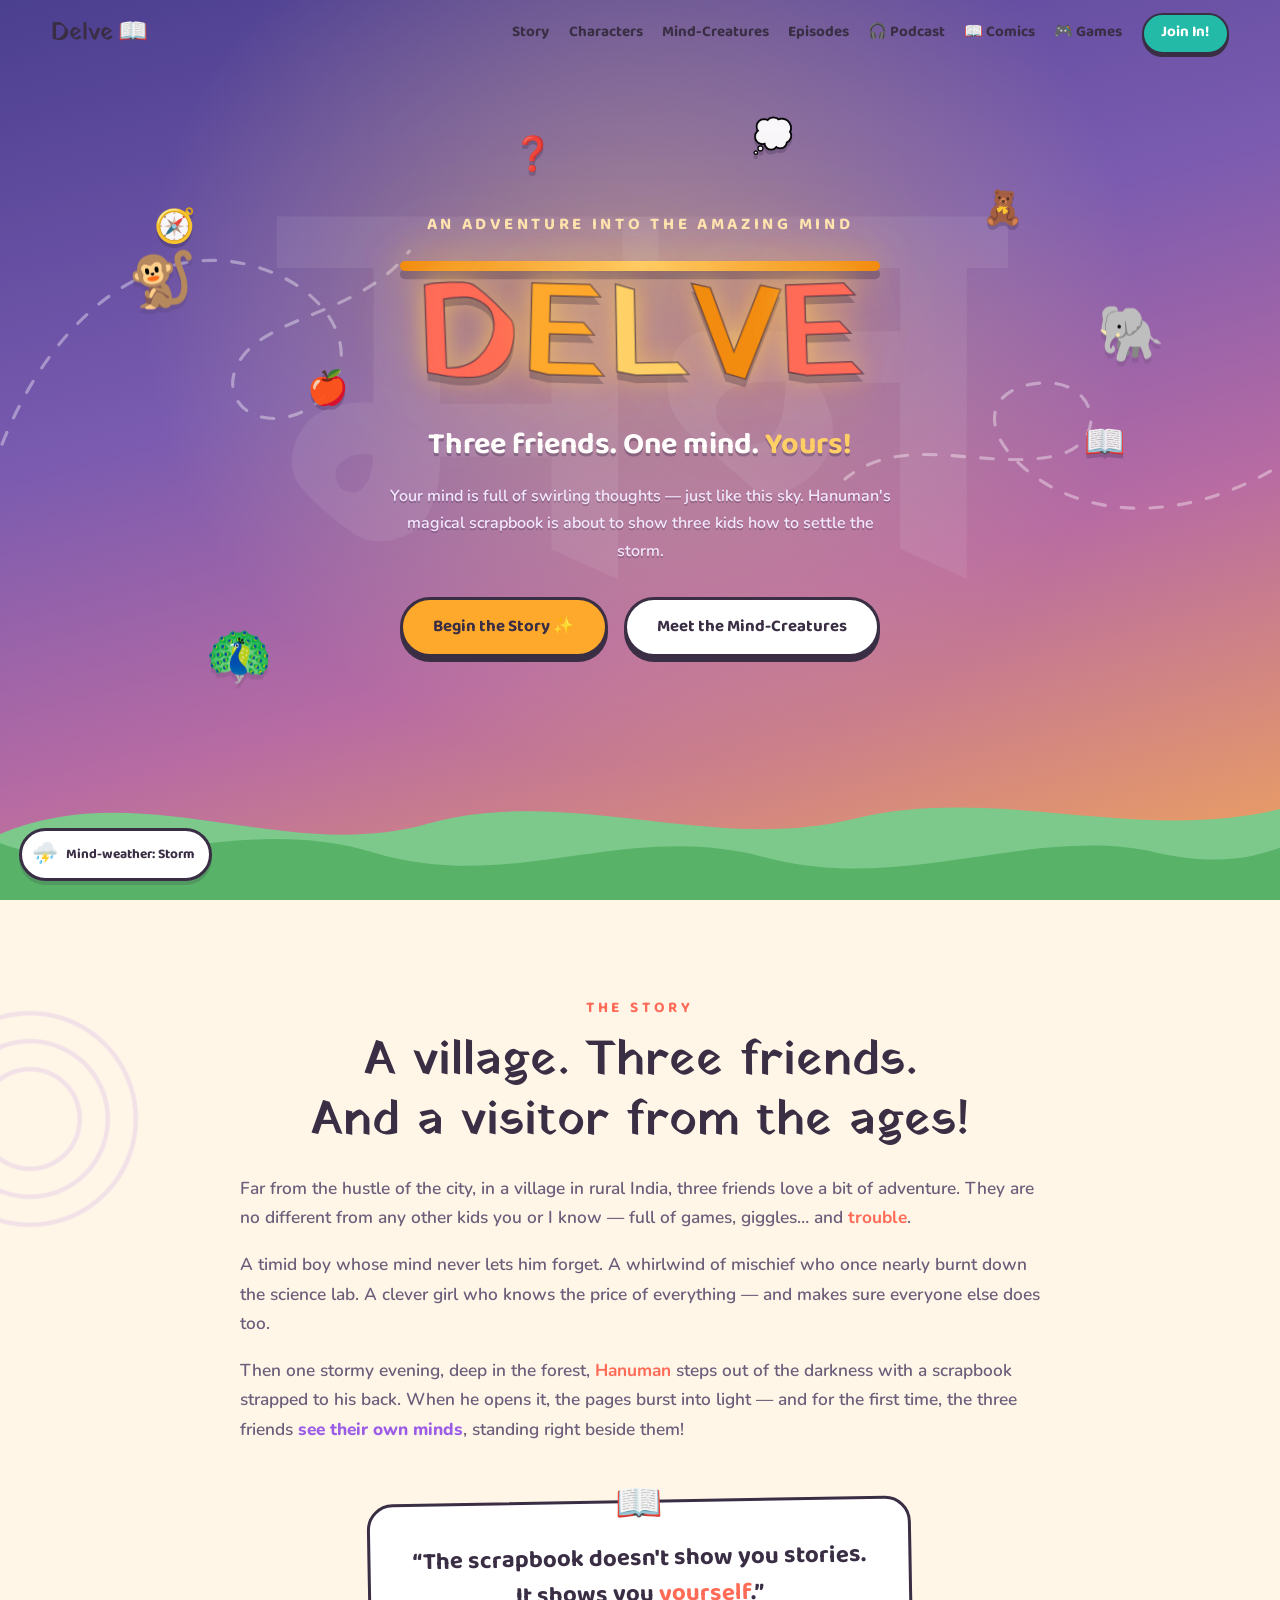
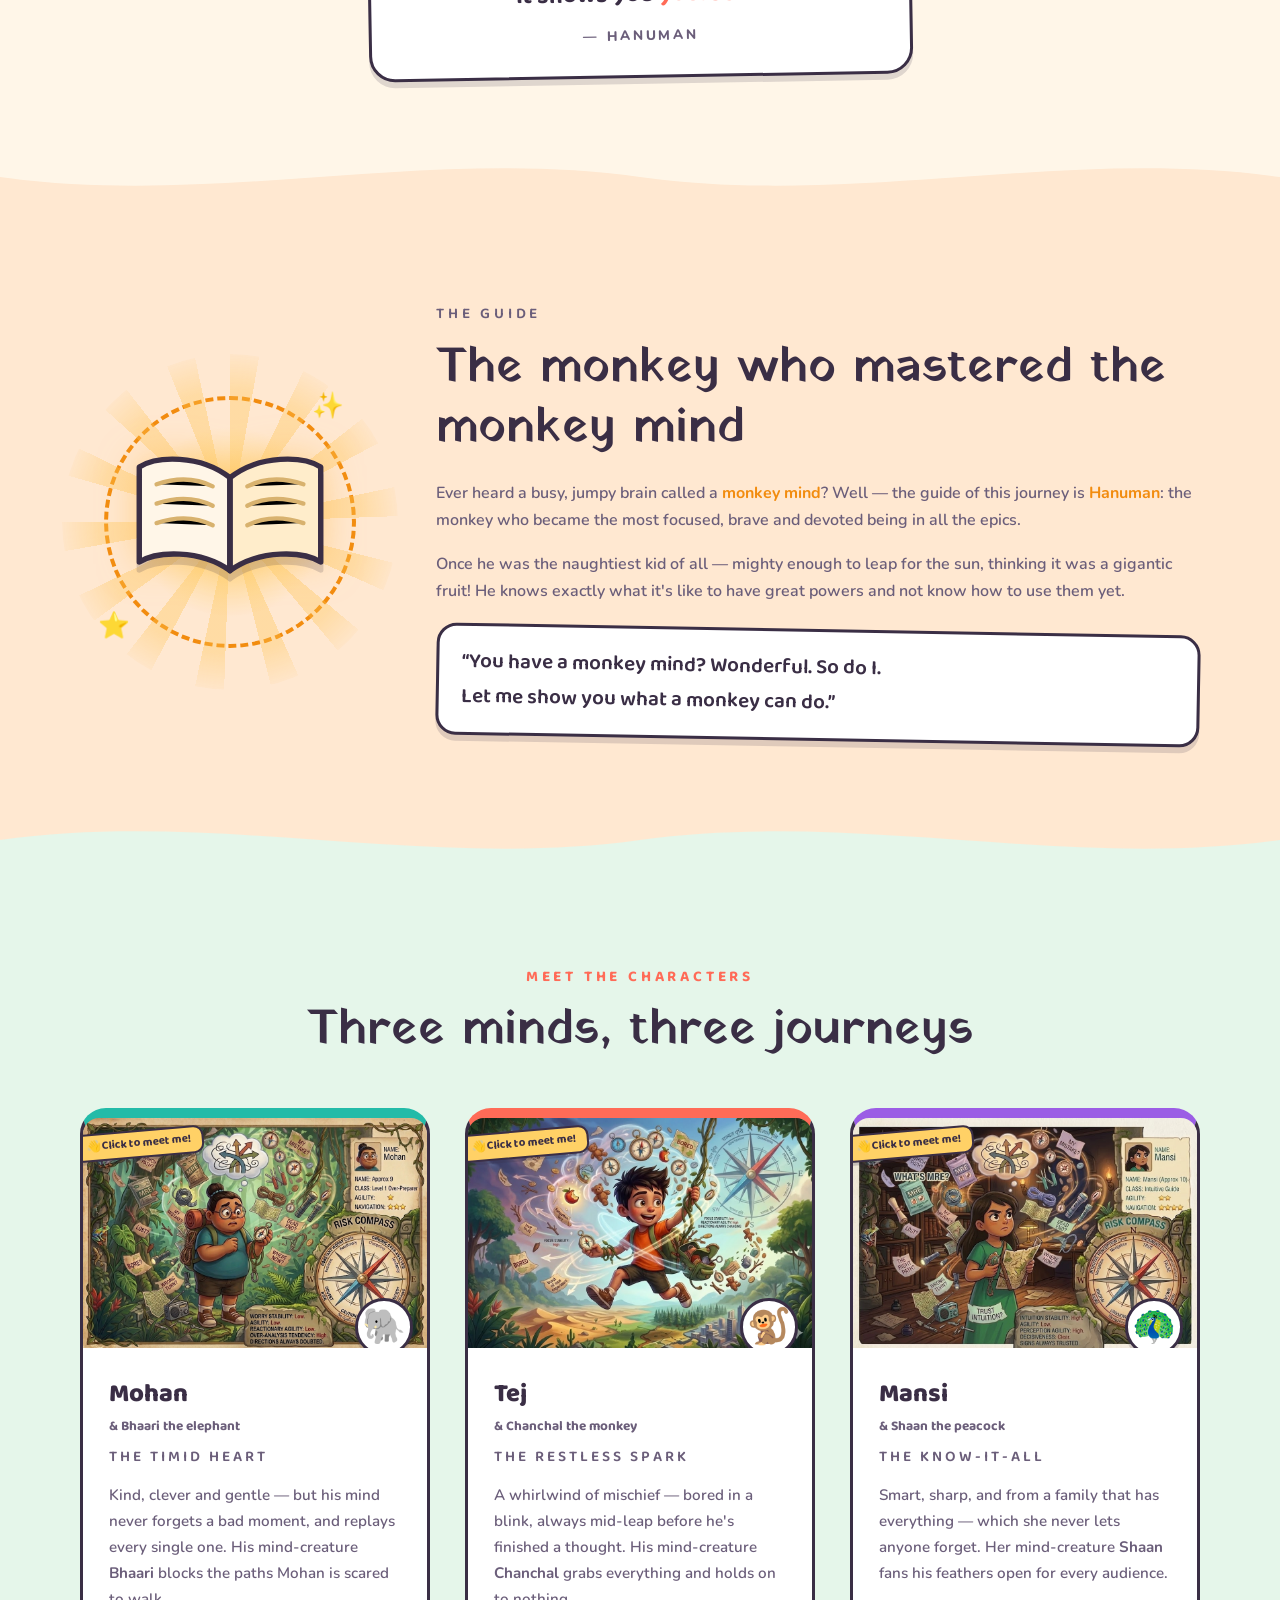
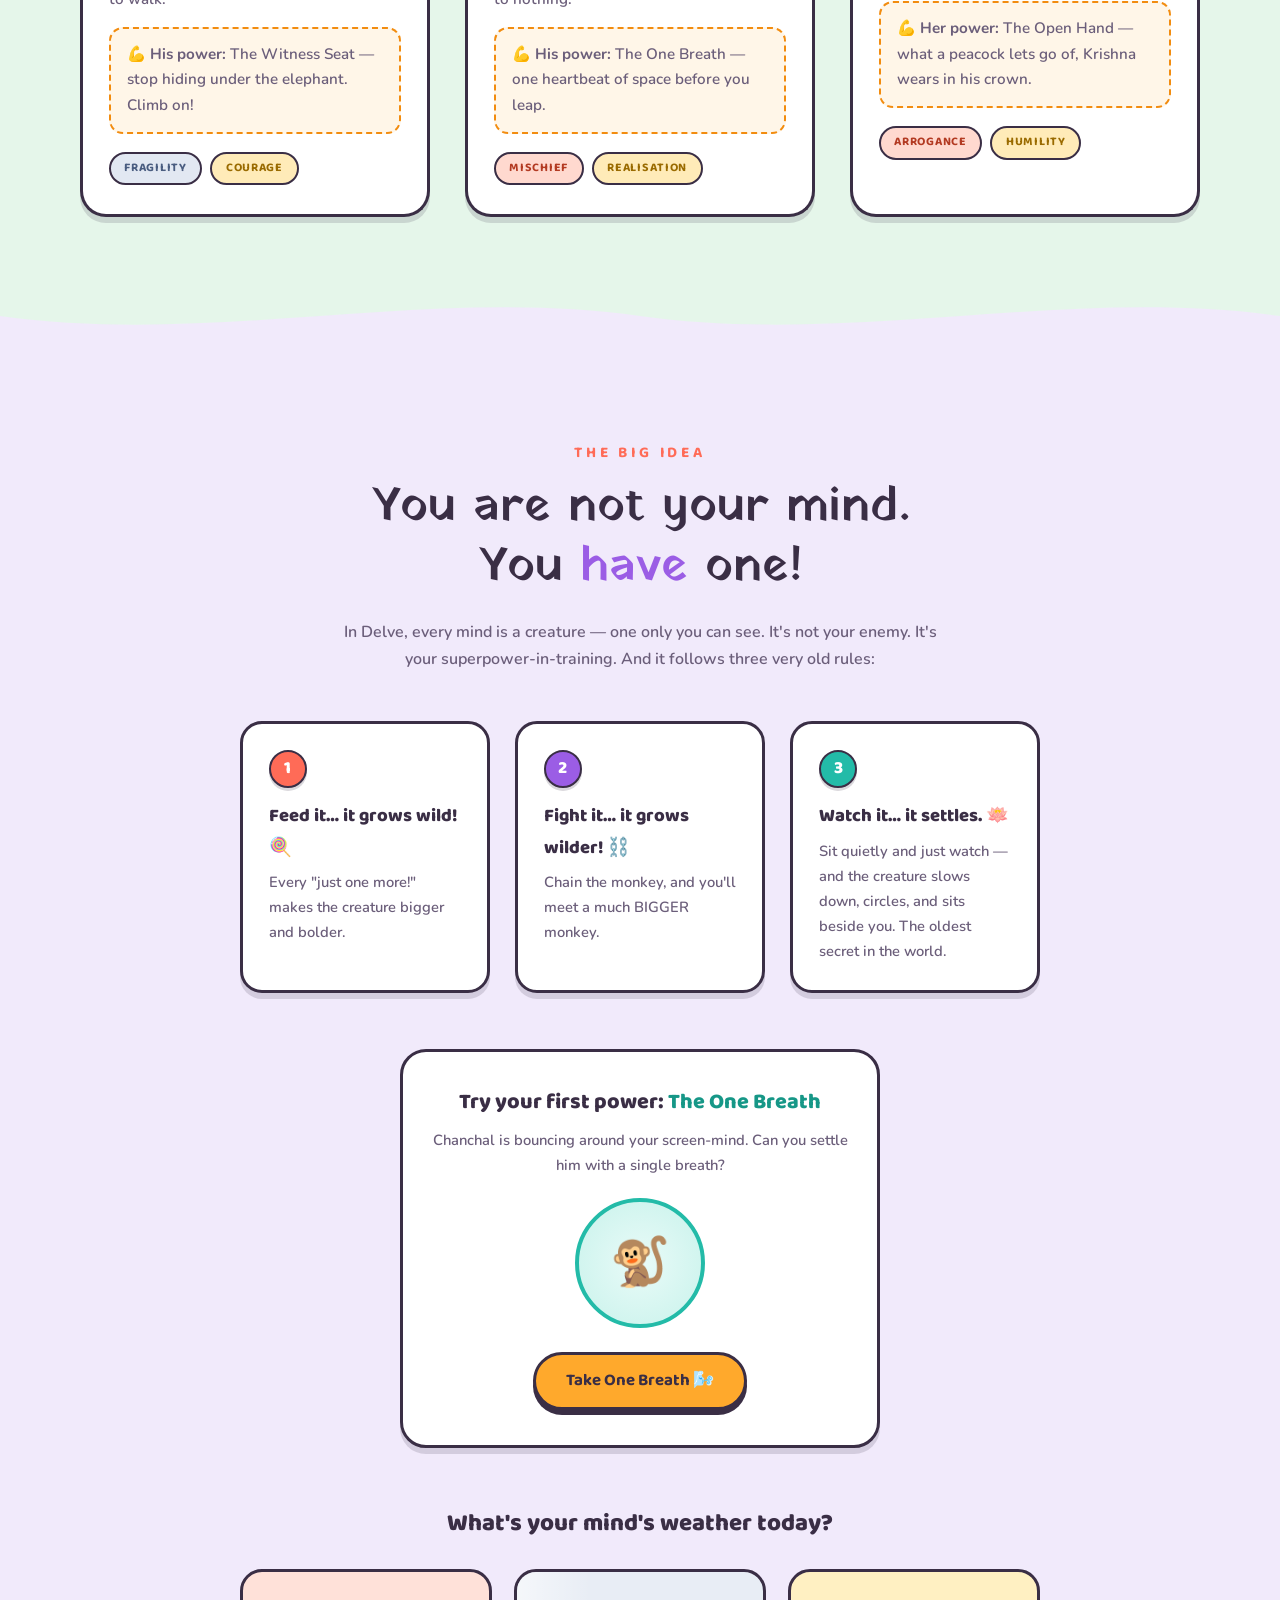
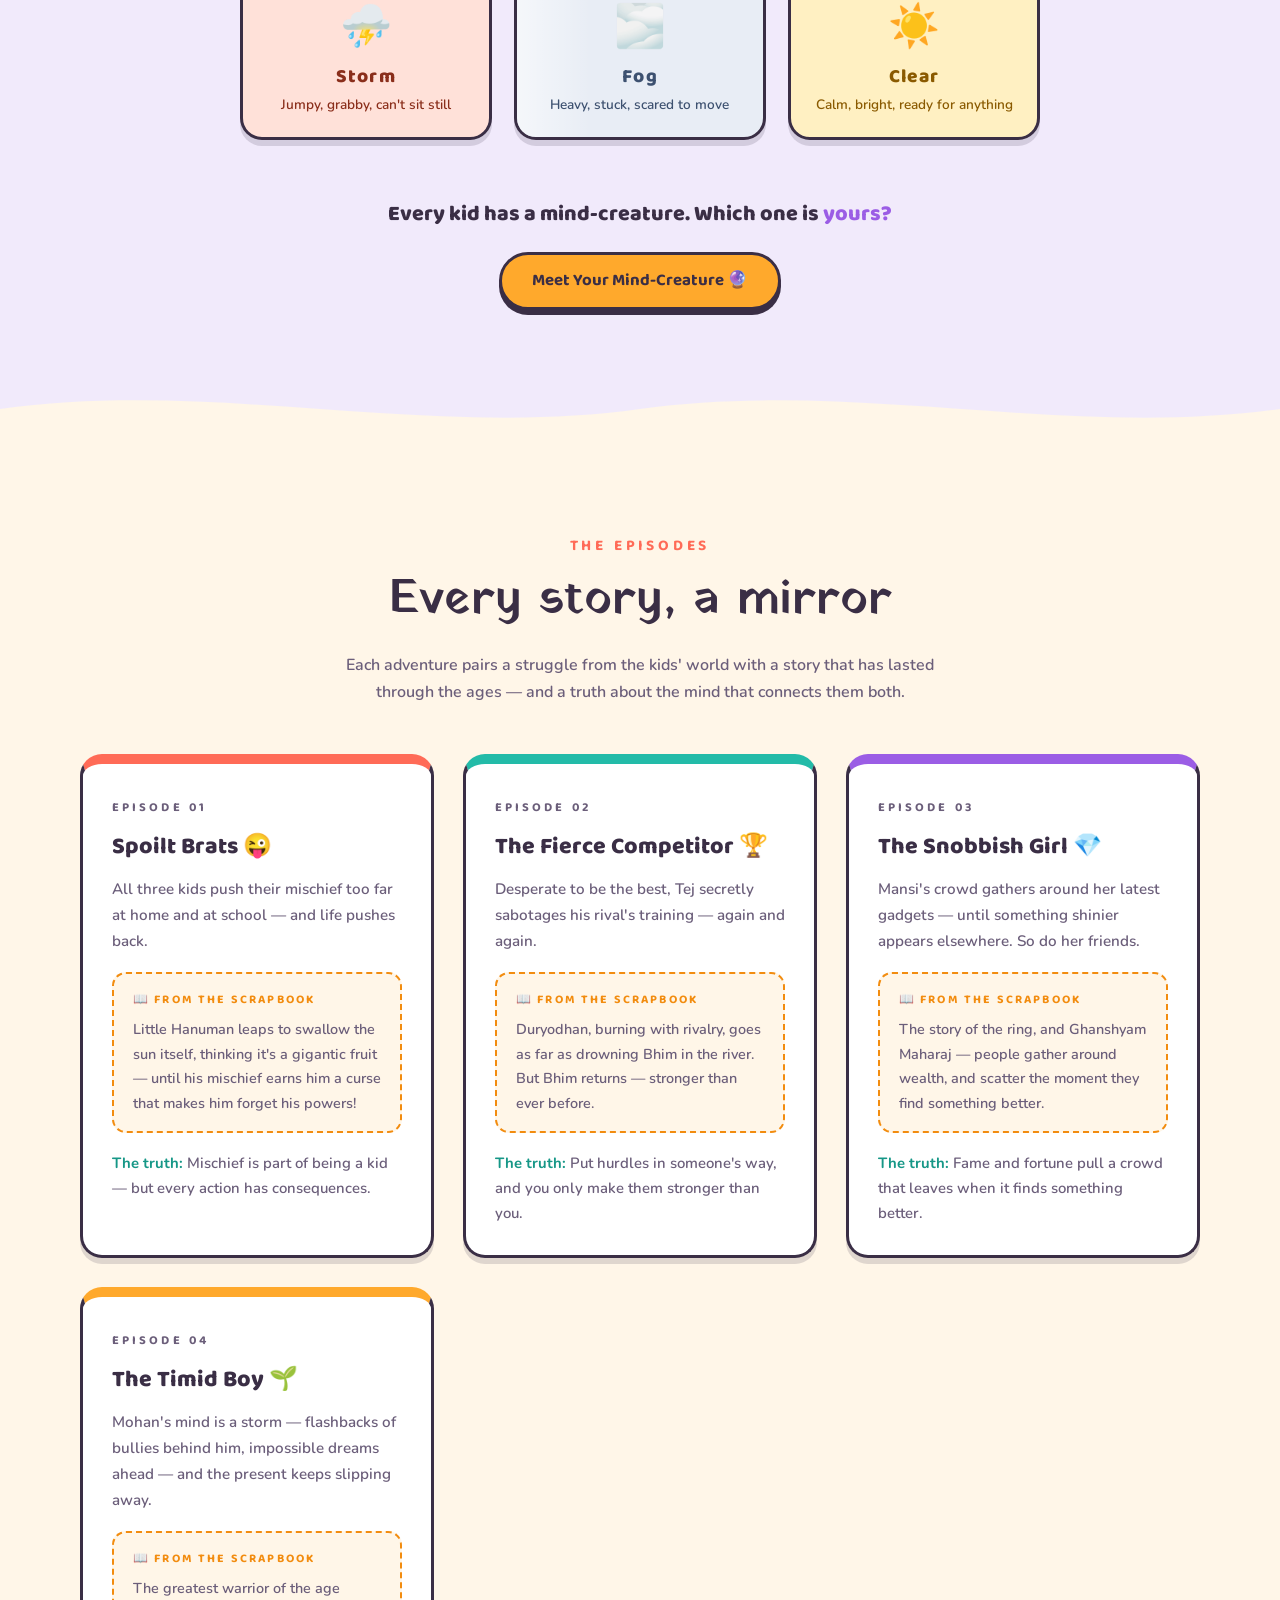
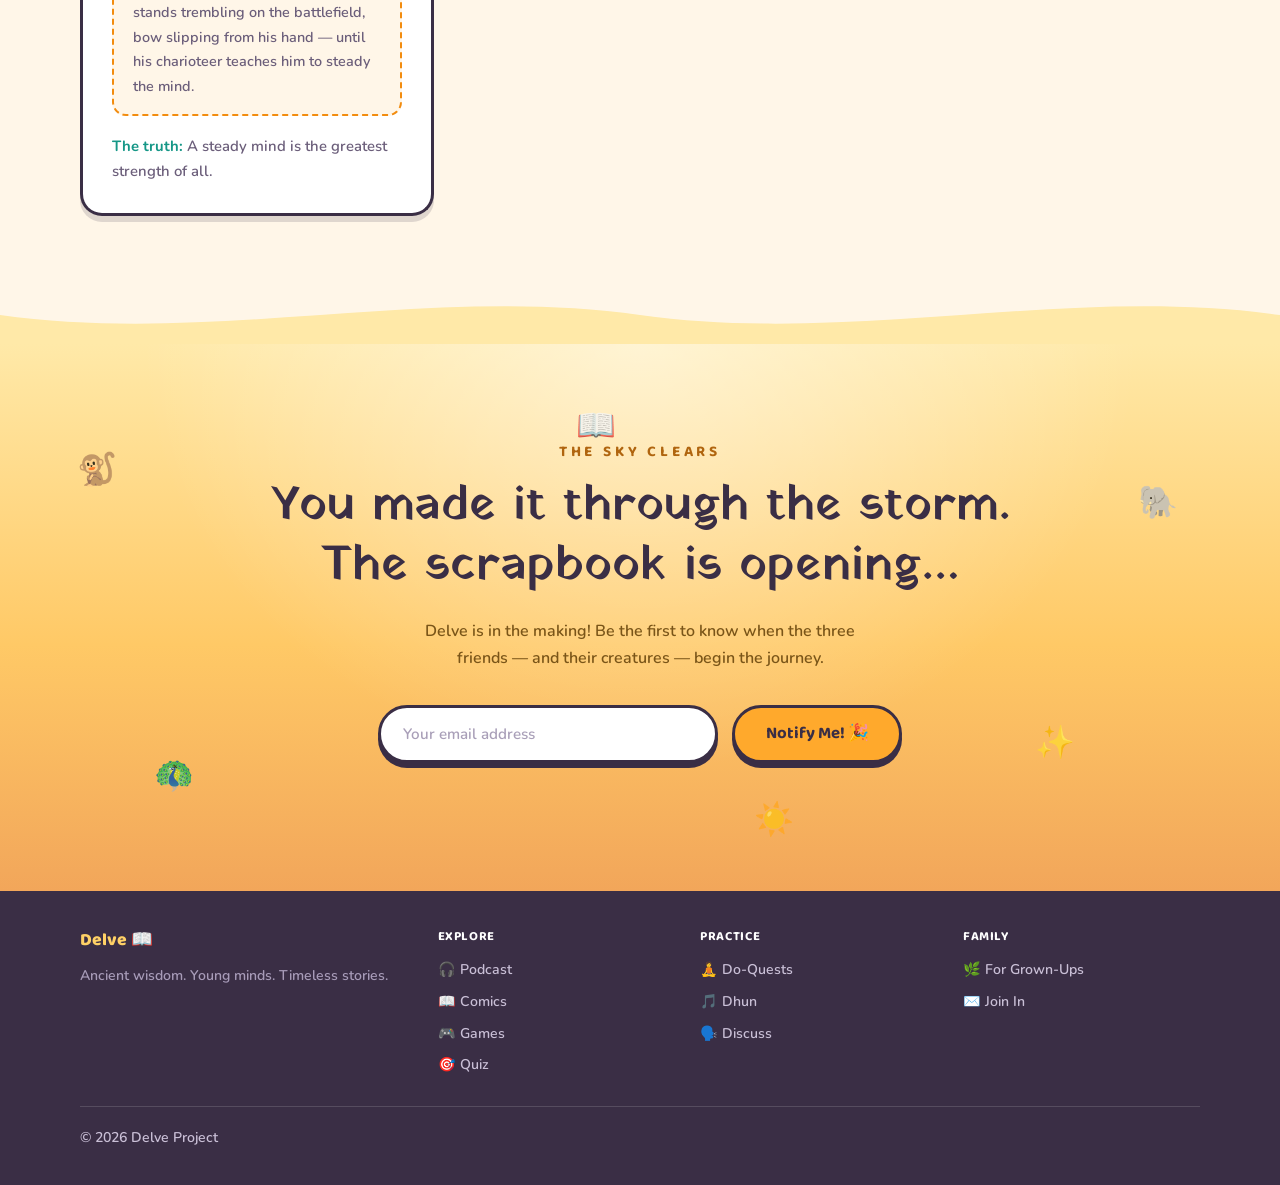
<file: index.html>
<!DOCTYPE html>
<html lang="en">
<head>
  <meta charset="UTF-8">
  <meta name="viewport" content="width=device-width, initial-scale=1.0">
  <title>Delve — Three friends. One mind. Yours.</title>
  <meta name="description" content="An animated adventure where kids discover the powers of their own minds through ancient Vedic wisdom — guided by Hanuman and his magical scrapbook.">
  <link rel="preconnect" href="https://fonts.googleapis.com">
  <link rel="preconnect" href="https://fonts.gstatic.com" crossorigin>
  <link href="https://fonts.googleapis.com/css2?family=Baloo+2:wght@500;600;700;800&family=Nunito:ital,wght@0,400;0,600;0,700;0,800;1,400&family=Yatra+One&display=swap" rel="stylesheet">
  <link rel="stylesheet" href="style.css">
  <link rel="stylesheet" href="assets/pages.css">
</head>
<body>

<nav class="nav" id="nav">
  <a class="nav__brand" href="#top">Delve<span>📖</span></a>
  <div class="nav__links">
    <a href="#story">Story</a>
    <a href="#characters">Characters</a>
    <a href="#creatures">Mind-Creatures</a>
    <a href="#episodes">Episodes</a>
    <a href="podcast/">🎧 Podcast</a>
    <a href="comics/">📖 Comics</a>
    <a href="games/">🎮 Games</a>
    <a href="#join" class="nav__cta">Join In!</a>
  </div>
</nav>

<!-- Mind-weather tracker: follows you as the page settles from Storm to Clear -->
<div class="weather-chip" id="weatherChip">
  <span class="weather-chip__icon" id="weatherIcon">⛈️</span>
  <span class="weather-chip__label" id="weatherLabel">Mind-weather: Storm</span>
</div>

<!-- ================= HERO — the storm of thoughts ================= -->
<header class="hero" id="top" data-weather="storm">
  <div class="hero__manas" aria-hidden="true">मन</div>

  <svg class="hero__swirl hero__swirl--1" viewBox="0 0 600 400" fill="none" aria-hidden="true">
    <path d="M40,320 C120,180 240,120 340,160 C440,200 460,300 380,330 C320,350 280,300 320,260 C360,220 460,230 520,170" />
  </svg>
  <svg class="hero__swirl hero__swirl--2" viewBox="0 0 600 400" fill="none" aria-hidden="true">
    <path d="M560,80 C460,180 340,200 260,160 C180,120 180,60 250,50 C310,42 330,110 270,130 C190,155 100,120 40,180" />
  </svg>

  <div class="thought thought--1" aria-hidden="true">🧭</div>
  <div class="thought thought--2" aria-hidden="true">🍎</div>
  <div class="thought thought--3" aria-hidden="true">🧸</div>
  <div class="thought thought--4" aria-hidden="true">📖</div>
  <div class="thought thought--5" aria-hidden="true">❓</div>
  <div class="thought thought--6" aria-hidden="true">💭</div>

  <div class="hero__sparkles" id="sparkles" aria-hidden="true"></div>

  <div class="float-buddy float-buddy--monkey" aria-hidden="true">🐒</div>
  <div class="float-buddy float-buddy--elephant" aria-hidden="true">🐘</div>
  <div class="float-buddy float-buddy--peacock" aria-hidden="true">🦚</div>

  <div class="hero__content">
    <p class="hero__kicker">An adventure into the amazing mind</p>
    <h1 class="hero__title" aria-label="DELVE">
      <span class="hero__letter l1">D</span><span class="hero__letter l2">E</span><span class="hero__letter l3">L</span><span class="hero__letter l4">V</span><span class="hero__letter l5">E</span>
    </h1>
    <p class="hero__logline">Three friends. One mind. <em>Yours!</em></p>
    <p class="hero__sub">Your mind is full of swirling thoughts — just like this sky.
    Hanuman's magical scrapbook is about to show three kids how to settle the storm.</p>
    <div class="hero__actions">
      <a class="btn btn--saffron btn--wiggle" href="#story">Begin the Story ✨</a>
      <a class="btn btn--white" href="#creatures">Meet the Mind-Creatures</a>
    </div>
  </div>

  <svg class="hills hills--back" data-parallax="0.15" viewBox="0 0 1440 180" preserveAspectRatio="none" aria-hidden="true">
    <path d="M0,180 L0,110 C160,50 320,140 480,100 C640,60 800,130 960,95 C1120,60 1280,120 1440,85 L1440,180 Z"/>
  </svg>
  <svg class="hills hills--front" data-parallax="0.3" viewBox="0 0 1440 160" preserveAspectRatio="none" aria-hidden="true">
    <path d="M0,160 L0,95 C120,140 260,60 420,105 C580,150 700,70 860,110 C1020,150 1160,75 1300,105 C1370,120 1410,110 1440,100 L1440,160 Z"/>
  </svg>
</header>

<!-- ================= STORY ================= -->
<section class="story section section--cream" id="story" data-weather="storm">
  <div class="doodle doodle--spiral-left" aria-hidden="true"></div>
  <div class="container container--narrow">
    <p class="section-kicker reveal">The Story</p>
    <h2 class="section-title reveal">A village. Three friends.<br>And a visitor from the ages!</h2>
    <div class="story__text reveal">
      <p>Far from the hustle of the city, in a village in rural India, three friends love
      a bit of adventure. They are no different from any other kids you or I know — full
      of games, giggles&hellip; and <strong>trouble</strong>.</p>
      <p>A timid boy whose mind never lets him forget. A whirlwind of mischief who once
      nearly burnt down the science lab. A clever girl who knows the price of everything —
      and makes sure everyone else does too.</p>
      <p>Then one stormy evening, deep in the forest, <strong>Hanuman</strong> steps out
      of the darkness with a scrapbook strapped to his back. When he opens it, the pages
      burst into light — and for the first time, the three friends <em>see their own
      minds</em>, standing right beside them!</p>
    </div>
    <blockquote class="story__quote reveal reveal--pop">
      <span class="story__quote-book">📖</span>
      &ldquo;The scrapbook doesn't show you stories.<br>It shows you <em>yourself</em>.&rdquo;
      <cite>— Hanuman</cite>
    </blockquote>
  </div>
  <div class="wave wave--peach" aria-hidden="true"><svg viewBox="0 0 1440 60" preserveAspectRatio="none"><path d="M0,30 C240,60 480,0 720,30 C960,60 1200,0 1440,30 L1440,60 L0,60 Z"/></svg></div>
</section>

<!-- ================= GUIDE ================= -->
<section class="narrator section section--peach" data-weather="fog">
  <div class="container narrator__grid">
    <div class="narrator__art reveal reveal--pop" aria-hidden="true">
      <div class="narrator__ring"></div>
      <div class="narrator__rays"></div>
      <div class="narrator__glow"></div>
      <svg class="scrapbook" viewBox="0 0 200 150">
        <path d="M100 34 C72 12, 32 14, 16 24 L16 112 C32 102, 72 100, 100 120 Z" fill="#FFF6E8" stroke="#3A2E45" stroke-width="5" stroke-linejoin="round"/>
        <path d="M100 34 C128 12, 168 14, 184 24 L184 112 C168 102, 128 100, 100 120 Z" fill="#FFEDCB" stroke="#3A2E45" stroke-width="5" stroke-linejoin="round"/>
        <path d="M100 34 L100 120" stroke="#3A2E45" stroke-width="5"/>
        <g stroke="#D8B26E" stroke-width="4" stroke-linecap="round">
          <path d="M32 40 C50 34, 68 34, 84 42"/>
          <path d="M32 58 C50 52, 68 52, 84 60"/>
          <path d="M32 76 C50 70, 68 70, 84 78"/>
          <path d="M116 42 C132 34, 150 34, 168 40"/>
          <path d="M116 60 C132 52, 150 52, 168 58"/>
          <path d="M116 78 C132 70, 150 70, 168 76"/>
        </g>
      </svg>
      <span class="story-spark story-spark--1">ॐ</span>
      <span class="story-spark story-spark--2">🏹</span>
      <span class="story-spark story-spark--3">👑</span>
      <span class="story-spark story-spark--4">✨</span>
      <span class="narrator__orbit narrator__orbit--1">✨</span>
      <span class="narrator__orbit narrator__orbit--2">⭐</span>
    </div>
    <div class="narrator__copy">
      <p class="section-kicker reveal">The Guide</p>
      <h2 class="section-title reveal">The monkey who mastered the monkey mind</h2>
      <p class="reveal">Ever heard a busy, jumpy brain called a <strong>monkey mind</strong>?
      Well — the guide of this journey is <strong>Hanuman</strong>: the monkey who became
      the most focused, brave and devoted being in all the epics.</p>
      <p class="reveal">Once he was the naughtiest kid of all — mighty enough to leap for
      the sun, thinking it was a gigantic fruit! He knows exactly what it's like to have
      great powers and not know how to use them yet.</p>
      <p class="narrator__line reveal reveal--pop">&ldquo;You have a monkey mind? Wonderful.
      So do I.<br>Let me show you what a monkey can do.&rdquo;</p>
    </div>
  </div>
  <div class="wave wave--mint" aria-hidden="true"><svg viewBox="0 0 1440 60" preserveAspectRatio="none"><path d="M0,30 C240,0 480,60 720,30 C960,0 1200,60 1440,30 L1440,60 L0,60 Z"/></svg></div>
</section>

<!-- ================= CHARACTERS ================= -->
<section class="characters section section--mint" id="characters" data-weather="fog">
  <div class="container">
    <p class="section-kicker reveal">Meet the Characters</p>
    <h2 class="section-title reveal">Three minds, three journeys</h2>
    <div class="characters__grid">

      <article class="char-card char-card--teal reveal" data-char="mohan" role="button" tabindex="0" aria-label="Meet Mohan">
        <div class="char-card__img">
          <img src="images/mohan.png" alt="Mohan, the timid boy" loading="lazy">
          <span class="char-card__ribbon">👋 Click to meet me!</span>
          <span class="char-card__badge">🐘</span>
        </div>
        <div class="char-card__body">
          <h3>Mohan <small>&amp; Bhaari the elephant</small></h3>
          <p class="char-card__trait">The Timid Heart</p>
          <p>Kind, clever and gentle — but his mind never forgets a bad moment, and replays
          every single one. His mind-creature <strong>Bhaari</strong> blocks the paths
          Mohan is scared to walk.</p>
          <p class="char-card__power">💪 <strong>His power:</strong> The Witness Seat —
          stop hiding under the elephant. Climb on!</p>
          <div class="rasa"><span class="rasa--fog">Fragility</span><span class="rasa--clear">Courage</span></div>
        </div>
      </article>

      <article class="char-card char-card--coral reveal" data-char="tej" role="button" tabindex="0" aria-label="Meet Tej">
        <div class="char-card__img">
          <img src="images/tej.png" alt="Tej, the overexuberant boy" loading="lazy">
          <span class="char-card__ribbon">👋 Click to meet me!</span>
          <span class="char-card__badge">🐒</span>
        </div>
        <div class="char-card__body">
          <h3>Tej <small>&amp; Chanchal the monkey</small></h3>
          <p class="char-card__trait">The Restless Spark</p>
          <p>A whirlwind of mischief — bored in a blink, always mid-leap before he's
          finished a thought. His mind-creature <strong>Chanchal</strong> grabs everything
          and holds on to nothing.</p>
          <p class="char-card__power">💪 <strong>His power:</strong> The One Breath —
          one heartbeat of space before you leap.</p>
          <div class="rasa"><span class="rasa--storm">Mischief</span><span class="rasa--clear">Realisation</span></div>
        </div>
      </article>

      <article class="char-card char-card--purple reveal" data-char="mansi" role="button" tabindex="0" aria-label="Meet Mansi">
        <div class="char-card__img">
          <img src="images/mansi.png" alt="Mansi, the know-it-all girl" loading="lazy">
          <span class="char-card__ribbon">👋 Click to meet me!</span>
          <span class="char-card__badge">🦚</span>
        </div>
        <div class="char-card__body">
          <h3>Mansi <small>&amp; Shaan the peacock</small></h3>
          <p class="char-card__trait">The Know-It-All</p>
          <p>Smart, sharp, and from a family that has everything — which she never lets
          anyone forget. Her mind-creature <strong>Shaan</strong> fans his feathers open
          for every audience.</p>
          <p class="char-card__power">💪 <strong>Her power:</strong> The Open Hand —
          what a peacock lets go of, Krishna wears in his crown.</p>
          <div class="rasa"><span class="rasa--storm">Arrogance</span><span class="rasa--clear">Humility</span></div>
        </div>
      </article>

    </div>
  </div>
  <div class="wave wave--lavender" aria-hidden="true"><svg viewBox="0 0 1440 60" preserveAspectRatio="none"><path d="M0,30 C240,60 480,0 720,30 C960,60 1200,0 1440,30 L1440,60 L0,60 Z"/></svg></div>
</section>

<!-- ================= MIND-CREATURES ================= -->
<section class="creatures section section--lavender" id="creatures" data-weather="fog">
  <div class="container container--narrow">
    <p class="section-kicker reveal">The Big Idea</p>
    <h2 class="section-title reveal">You are not your mind.<br>You <em>have</em> one!</h2>
    <p class="creatures__intro reveal">In Delve, every mind is a creature — one only you
    can see. It's not your enemy. It's your superpower-in-training. And it follows three
    very old rules:</p>

    <div class="creatures__rules">
      <div class="rule reveal">
        <span class="rule__num rule__num--coral">1</span>
        <h3>Feed it… it grows wild! 🍭</h3>
        <p>Every "just one more!" makes the creature bigger and bolder.</p>
      </div>
      <div class="rule reveal">
        <span class="rule__num rule__num--purple">2</span>
        <h3>Fight it… it grows wilder! ⛓️</h3>
        <p>Chain the monkey, and you'll meet a much BIGGER monkey.</p>
      </div>
      <div class="rule reveal">
        <span class="rule__num rule__num--teal">3</span>
        <h3>Watch it… it settles. 🪷</h3>
        <p>Sit quietly and just watch — and the creature slows down, circles,
        and sits beside you. The oldest secret in the world.</p>
      </div>
    </div>

    <!-- The One Breath: the site's first real practice -->
    <div class="breath reveal reveal--pop" id="breath">
      <h3 class="breath__title">Try your first power: <em>The One Breath</em></h3>
      <p class="breath__hint" id="breathLabel">Chanchal is bouncing around your screen-mind.
      Can you settle him with a single breath?</p>
      <div class="breath__circle" id="breathCircle">
        <span class="breath__buddy" id="breathBuddy">🐒</span>
      </div>
      <button class="btn btn--saffron" id="breathBtn" type="button">Take One Breath 🌬️</button>
    </div>

    <div class="weather reveal">
      <h3 class="weather__title">What's your mind's weather today?</h3>
      <div class="weather__row">
        <button class="weather__card weather__card--storm" type="button">
          <span class="weather__icon">⛈️</span>
          <span class="weather__flash" aria-hidden="true"></span>
          <h4>Storm</h4><p>Jumpy, grabby, can't sit still</p>
        </button>
        <button class="weather__card weather__card--fog" type="button">
          <span class="weather__icon">🌫️</span>
          <span class="weather__mist" aria-hidden="true"></span>
          <h4>Fog</h4><p>Heavy, stuck, scared to move</p>
        </button>
        <button class="weather__card weather__card--clear" type="button">
          <span class="weather__icon weather__icon--spin">☀️</span>
          <h4>Clear</h4><p>Calm, bright, ready for anything</p>
        </button>
      </div>
    </div>

    <div class="creatures__cta reveal reveal--pop">
      <p>Every kid has a mind-creature. Which one is <em>yours?</em></p>
      <button class="btn btn--saffron btn--wiggle" id="quizOpen" type="button">Meet Your Mind-Creature 🔮</button>
    </div>
  </div>
  <div class="wave wave--cream" aria-hidden="true"><svg viewBox="0 0 1440 60" preserveAspectRatio="none"><path d="M0,30 C240,0 480,60 720,30 C960,0 1200,60 1440,30 L1440,60 L0,60 Z"/></svg></div>
</section>

<!-- ================= EPISODES ================= -->
<section class="episodes section section--cream" id="episodes" data-weather="clear">
  <div class="container">
    <p class="section-kicker reveal">The Episodes</p>
    <h2 class="section-title reveal">Every story, a mirror</h2>
    <p class="episodes__intro reveal">Each adventure pairs a struggle from the kids' world
    with a story that has lasted through the ages — and a truth about the mind that
    connects them both.</p>

    <div class="episodes__grid">

      <article class="ep-card ep-card--coral reveal">
        <span class="ep-card__num">Episode 01</span>
        <h3>Spoilt Brats 😜</h3>
        <p class="ep-card__modern">All three kids push their mischief too far at home
        and at school — and life pushes back.</p>
        <div class="ep-card__parallel">
          <span class="ep-card__label">📖 From the Scrapbook</span>
          <p>Little Hanuman leaps to swallow the sun itself, thinking it's a gigantic
          fruit — until his mischief earns him a curse that makes him forget his powers!</p>
        </div>
        <p class="ep-card__moral"><strong>The truth:</strong> Mischief is part of being
        a kid — but every action has consequences.</p>
      </article>

      <article class="ep-card ep-card--teal reveal">
        <span class="ep-card__num">Episode 02</span>
        <h3>The Fierce Competitor 🏆</h3>
        <p class="ep-card__modern">Desperate to be the best, Tej secretly sabotages his
        rival's training — again and again.</p>
        <div class="ep-card__parallel">
          <span class="ep-card__label">📖 From the Scrapbook</span>
          <p>Duryodhan, burning with rivalry, goes as far as drowning Bhim in the river.
          But Bhim returns — stronger than ever before.</p>
        </div>
        <p class="ep-card__moral"><strong>The truth:</strong> Put hurdles in someone's
        way, and you only make them stronger than you.</p>
      </article>

      <article class="ep-card ep-card--purple reveal">
        <span class="ep-card__num">Episode 03</span>
        <h3>The Snobbish Girl 💎</h3>
        <p class="ep-card__modern">Mansi's crowd gathers around her latest gadgets —
        until something shinier appears elsewhere. So do her friends.</p>
        <div class="ep-card__parallel">
          <span class="ep-card__label">📖 From the Scrapbook</span>
          <p>The story of the ring, and Ghanshyam Maharaj — people gather around wealth,
          and scatter the moment they find something better.</p>
        </div>
        <p class="ep-card__moral"><strong>The truth:</strong> Fame and fortune pull a
        crowd that leaves when it finds something better.</p>
      </article>

      <article class="ep-card ep-card--saffron reveal">
        <span class="ep-card__num">Episode 04</span>
        <h3>The Timid Boy 🌱</h3>
        <p class="ep-card__modern">Mohan's mind is a storm — flashbacks of bullies behind
        him, impossible dreams ahead — and the present keeps slipping away.</p>
        <div class="ep-card__parallel">
          <span class="ep-card__label">📖 From the Scrapbook</span>
          <p>The greatest warrior of the age stands trembling on the battlefield, bow
          slipping from his hand — until his charioteer teaches him to steady the mind.</p>
        </div>
        <p class="ep-card__moral"><strong>The truth:</strong> A steady mind is the
        greatest strength of all.</p>
      </article>

    </div>
  </div>
  <div class="wave wave--sunrise" aria-hidden="true"><svg viewBox="0 0 1440 60" preserveAspectRatio="none"><path d="M0,30 C240,60 480,0 720,30 C960,60 1200,0 1440,30 L1440,60 L0,60 Z"/></svg></div>
</section>

<!-- ================= JOIN — the sky clears ================= -->
<section class="join section section--sunrise" id="join" data-weather="clear">
  <div class="join__floaties" aria-hidden="true">
    <span>🐒</span><span>🐘</span><span>🦚</span><span>✨</span><span>📖</span><span>☀️</span>
  </div>
  <div class="container container--narrow reveal">
    <p class="section-kicker section-kicker--sunrise">The Sky Clears</p>
    <h2 class="section-title">You made it through the storm.<br>The scrapbook is opening&hellip;</h2>
    <p class="join__text">Delve is in the making! Be the first to know when the three
    friends — and their creatures — begin the journey.</p>
    <form class="join__form" id="joinForm">
      <input type="email" placeholder="Your email address" required aria-label="Email address">
      <button class="btn btn--saffron" type="submit">Notify Me! 🎉</button>
    </form>
  </div>
</section>

<footer class="footer">
  <div class="container">
    <div class="footer__grid">
      <div class="footer__col">
        <span class="footer__brand">Delve 📖</span>
        <p>Ancient wisdom. Young minds. Timeless stories.</p>
      </div>
      <div class="footer__col">
        <span class="footer__col-title">Explore</span>
        <a href="podcast/">🎧 Podcast</a>
        <a href="comics/">📖 Comics</a>
        <a href="games/">🎮 Games</a>
        <a href="quiz/">🎯 Quiz</a>
      </div>
      <div class="footer__col">
        <span class="footer__col-title">Practice</span>
        <a href="practice/">🧘 Do-Quests</a>
        <a href="dhun/">🎵 Dhun</a>
        <a href="discuss/">🗣️ Discuss</a>
      </div>
      <div class="footer__col">
        <span class="footer__col-title">Family</span>
        <a href="parent/">🌿 For Grown-Ups</a>
        <a href="#join">✉️ Join In</a>
      </div>
    </div>
    <div class="footer__inner">
      <span>&copy; 2026 Delve Project</span>
    </div>
  </div>
</footer>

<!-- ================= CHARACTER INTRODUCTIONS ================= -->
<div class="charmodal" id="charModal" hidden>
  <div class="charmodal__backdrop" data-char-close></div>
  <div class="charmodal__page" role="dialog" aria-modal="true" aria-label="Character introduction">
    <button class="quiz__close" data-char-close aria-label="Close" type="button">✕</button>
    <div class="charmodal__body" id="charBody"></div>
  </div>
</div>

<!-- ================= MIND-CREATURE QUIZ ================= -->
<div class="quiz" id="quiz" hidden>
  <div class="quiz__backdrop" data-quiz-close></div>
  <div class="quiz__card" role="dialog" aria-modal="true" aria-label="Meet your mind-creature">
    <button class="quiz__close" data-quiz-close aria-label="Close quiz" type="button">✕</button>
    <div class="quiz__body" id="quizBody"></div>
  </div>
</div>

<script src="script.js"></script>
</body>
</html>
</file>
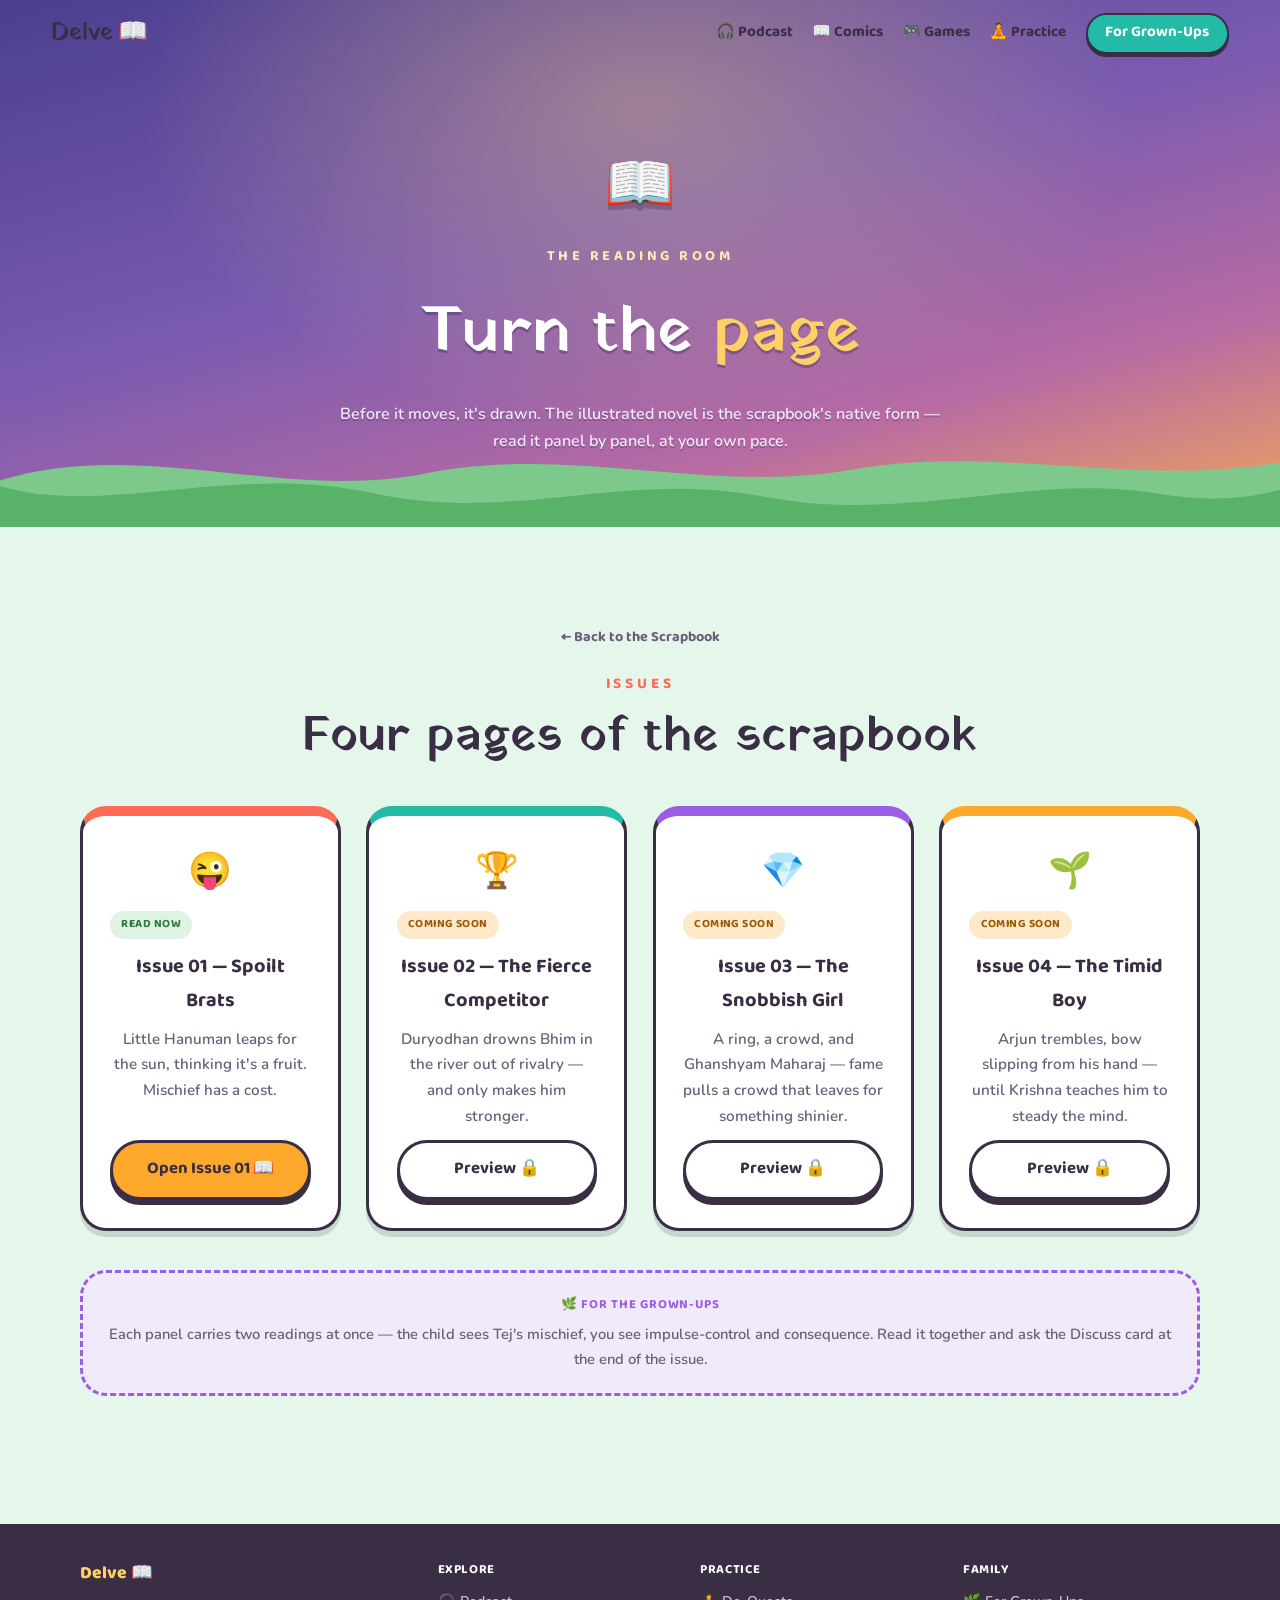
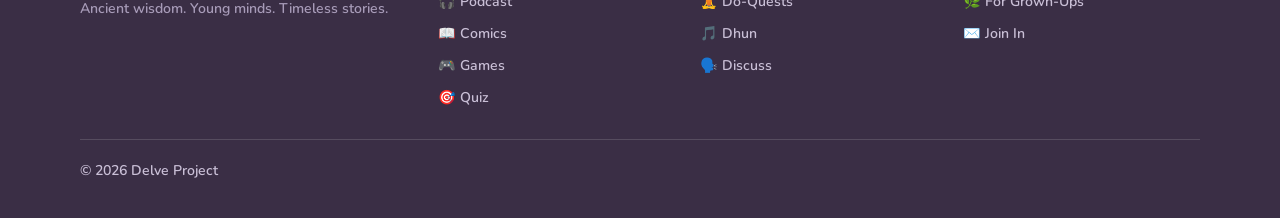
<file: comics/index.html>
<!DOCTYPE html>
<html lang="en">
<head>
  <meta charset="UTF-8">
  <meta name="viewport" content="width=device-width, initial-scale=1.0">
  <title>Comics — Delve</title>
  <meta name="description" content="Hanuman's scrapbook, page by page — the illustrated novel of Delve.">
  <link rel="preconnect" href="https://fonts.googleapis.com">
  <link rel="preconnect" href="https://fonts.gstatic.com" crossorigin>
  <link href="https://fonts.googleapis.com/css2?family=Baloo+2:wght@500;600;700;800&family=Nunito:ital,wght@0,400;0,600;0,700;0,800;1,400&family=Yatra+One&display=swap" rel="stylesheet">
  <link rel="stylesheet" href="../style.css">
  <link rel="stylesheet" href="../assets/pages.css">
</head>
<body>

<nav class="nav" id="nav">
  <a class="nav__brand" href="../">Delve<span>📖</span></a>
  <div class="nav__links">
    <a href="../podcast/">🎧 Podcast</a>
    <a href="../comics/">📖 Comics</a>
    <a href="../games/">🎮 Games</a>
    <a href="../practice/">🧘 Practice</a>
    <a href="../parent/" class="nav__cta">For Grown-Ups</a>
  </div>
</nav>

<header class="page-hero" data-weather="fog">
  <div class="page-hero__icon" aria-hidden="true">📖</div>
  <p class="page-hero__kicker">The Reading Room</p>
  <h1 class="page-hero__title">Turn the <em>page</em></h1>
  <p class="page-hero__sub">Before it moves, it's drawn. The illustrated novel is the scrapbook's native
  form — read it panel by panel, at your own pace.</p>
  <svg class="hills hills--back" viewBox="0 0 1440 180" preserveAspectRatio="none" aria-hidden="true">
    <path d="M0,180 L0,110 C160,50 320,140 480,100 C640,60 800,130 960,95 C1120,60 1280,120 1440,85 L1440,180 Z"/>
  </svg>
  <svg class="hills hills--front" viewBox="0 0 1440 160" preserveAspectRatio="none" aria-hidden="true">
    <path d="M0,160 L0,95 C120,140 260,60 420,105 C580,150 700,70 860,110 C1020,150 1160,75 1300,105 C1370,120 1410,110 1440,100 L1440,160 Z"/>
  </svg>
</header>

<main>
<section class="section section--mint">
  <div class="container">
    <a class="back-link" href="../">← Back to the Scrapbook</a>
    <p class="section-kicker reveal">Issues</p>
    <h2 class="section-title reveal">Four pages of the scrapbook</h2>

    <div class="card-grid mt">
      <article class="stub-card stub-card--coral reveal">
        <span class="stub-card__emoji">😜</span>
        <div class="stub-card__meta"><span class="pill pill--live">Read now</span></div>
        <h3>Issue 01 — Spoilt Brats</h3>
        <p>Little Hanuman leaps for the sun, thinking it's a fruit. Mischief has a cost.</p>
        <a class="btn btn--saffron" href="reader.html?ep=01">Open Issue 01 📖</a>
      </article>
      <article class="stub-card stub-card--teal reveal">
        <span class="stub-card__emoji">🏆</span>
        <div class="stub-card__meta"><span class="pill pill--soon">Coming soon</span></div>
        <h3>Issue 02 — The Fierce Competitor</h3>
        <p>Duryodhan drowns Bhim in the river out of rivalry — and only makes him stronger.</p>
        <a class="btn btn--white" href="reader.html?ep=02">Preview 🔒</a>
      </article>
      <article class="stub-card stub-card--purple reveal">
        <span class="stub-card__emoji">💎</span>
        <div class="stub-card__meta"><span class="pill pill--soon">Coming soon</span></div>
        <h3>Issue 03 — The Snobbish Girl</h3>
        <p>A ring, a crowd, and Ghanshyam Maharaj — fame pulls a crowd that leaves for something shinier.</p>
        <a class="btn btn--white" href="reader.html?ep=03">Preview 🔒</a>
      </article>
      <article class="stub-card stub-card--saffron reveal">
        <span class="stub-card__emoji">🌱</span>
        <div class="stub-card__meta"><span class="pill pill--soon">Coming soon</span></div>
        <h3>Issue 04 — The Timid Boy</h3>
        <p>Arjun trembles, bow slipping from his hand — until Krishna teaches him to steady the mind.</p>
        <a class="btn btn--white" href="reader.html?ep=04">Preview 🔒</a>
      </article>
    </div>

    <div class="grownups mt reveal">
      <span class="grownups__label">🌿 For the grown-ups</span>
      <p>Each panel carries two readings at once — the child sees Tej's mischief, you see impulse-control
      and consequence. Read it together and ask the Discuss card at the end of the issue.</p>
    </div>
  </div>
</section>
</main>

<footer class="footer">
  <div class="container">
    <div class="footer__grid">
      <div class="footer__col">
        <span class="footer__brand">Delve 📖</span>
        <p>Ancient wisdom. Young minds. Timeless stories.</p>
      </div>
      <div class="footer__col">
        <span class="footer__col-title">Explore</span>
        <a href="../podcast/">🎧 Podcast</a>
        <a href="../comics/">📖 Comics</a>
        <a href="../games/">🎮 Games</a>
        <a href="../quiz/">🎯 Quiz</a>
      </div>
      <div class="footer__col">
        <span class="footer__col-title">Practice</span>
        <a href="../practice/">🧘 Do-Quests</a>
        <a href="../dhun/">🎵 Dhun</a>
        <a href="../discuss/">🗣️ Discuss</a>
      </div>
      <div class="footer__col">
        <span class="footer__col-title">Family</span>
        <a href="../parent/">🌿 For Grown-Ups</a>
        <a href="../#join">✉️ Join In</a>
      </div>
    </div>
    <div class="footer__inner">
      <span>&copy; 2026 Delve Project</span>
    </div>
  </div>
</footer>

<script src="../assets/common.js"></script>
</body>
</html>
</file>
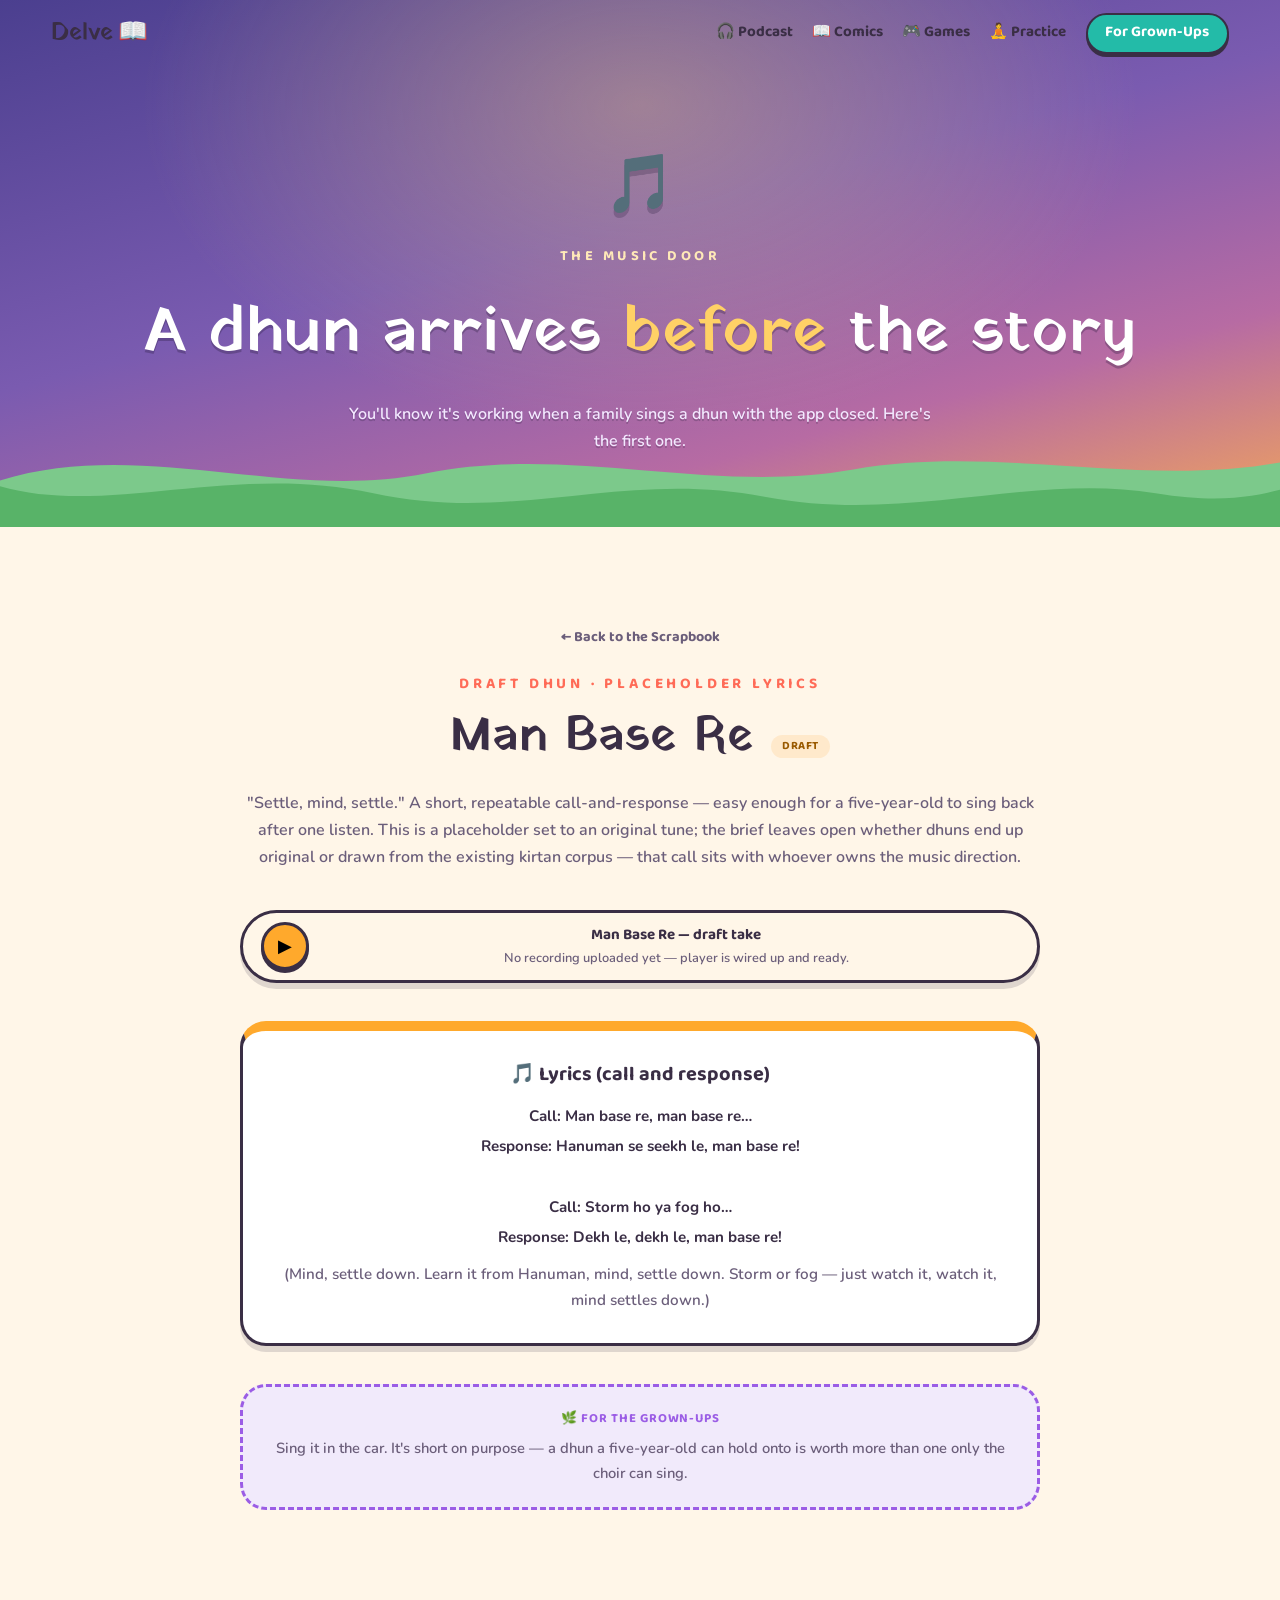
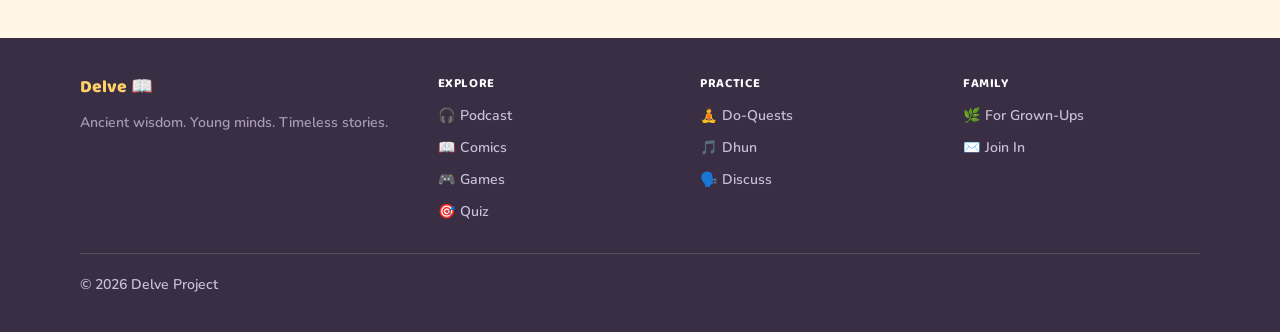
<file: dhun/index.html>
<!DOCTYPE html>
<html lang="en">
<head>
  <meta charset="UTF-8">
  <meta name="viewport" content="width=device-width, initial-scale=1.0">
  <title>Dhun — Delve</title>
  <meta name="description" content="A dhun arrives before the story does. Sing along, even before the app is closed.">
  <link rel="preconnect" href="https://fonts.googleapis.com">
  <link rel="preconnect" href="https://fonts.gstatic.com" crossorigin>
  <link href="https://fonts.googleapis.com/css2?family=Baloo+2:wght@500;600;700;800&family=Nunito:ital,wght@0,400;0,600;0,700;0,800;1,400&family=Yatra+One&display=swap" rel="stylesheet">
  <link rel="stylesheet" href="../style.css">
  <link rel="stylesheet" href="../assets/pages.css">
</head>
<body>

<nav class="nav" id="nav">
  <a class="nav__brand" href="../">Delve<span>📖</span></a>
  <div class="nav__links">
    <a href="../podcast/">🎧 Podcast</a>
    <a href="../comics/">📖 Comics</a>
    <a href="../games/">🎮 Games</a>
    <a href="../practice/">🧘 Practice</a>
    <a href="../parent/" class="nav__cta">For Grown-Ups</a>
  </div>
</nav>

<header class="page-hero" data-weather="clear">
  <div class="page-hero__icon" aria-hidden="true">🎵</div>
  <p class="page-hero__kicker">The Music Door</p>
  <h1 class="page-hero__title">A dhun arrives <em>before</em> the story</h1>
  <p class="page-hero__sub">You'll know it's working when a family sings a dhun with the app closed.
  Here's the first one.</p>
  <svg class="hills hills--back" viewBox="0 0 1440 180" preserveAspectRatio="none" aria-hidden="true">
    <path d="M0,180 L0,110 C160,50 320,140 480,100 C640,60 800,130 960,95 C1120,60 1280,120 1440,85 L1440,180 Z"/>
  </svg>
  <svg class="hills hills--front" viewBox="0 0 1440 160" preserveAspectRatio="none" aria-hidden="true">
    <path d="M0,160 L0,95 C120,140 260,60 420,105 C580,150 700,70 860,110 C1020,150 1160,75 1300,105 C1370,120 1410,110 1440,100 L1440,160 Z"/>
  </svg>
</header>

<main>
<section class="section section--cream">
  <div class="container container--narrow">
    <a class="back-link" href="../">← Back to the Scrapbook</a>
    <p class="section-kicker reveal">Draft dhun · Placeholder lyrics</p>
    <h2 class="section-title reveal">Man Base Re <span class="pill pill--soon">Draft</span></h2>
    <p class="reveal muted">"Settle, mind, settle." A short, repeatable call-and-response — easy enough
    for a five-year-old to sing back after one listen. This is a placeholder set to an original tune;
    the brief leaves open whether dhuns end up original or drawn from the existing kirtan corpus —
    that call sits with whoever owns the music direction.</p>

    <div class="player mt reveal" id="dhunPlayer">
      <button class="player__btn" id="dhunPlayBtn" type="button" aria-label="Play dhun">▶</button>
      <div class="player__info">
        <div class="player__title">Man Base Re — draft take</div>
        <div class="player__note" id="dhunNote">No recording uploaded yet — player is wired up and ready.</div>
      </div>
      <audio id="dhunAudio" preload="none" src="mansabare.mp3"></audio>
    </div>

    <div class="stub-card stub-card--saffron mt reveal">
      <h3>🎵 Lyrics (call and response)</h3>
      <p style="font-weight:700; color:var(--ink); line-height:2;">
        <strong>Call:</strong> Man base re, man base re…<br>
        <strong>Response:</strong> Hanuman se seekh le, man base re!<br><br>
        <strong>Call:</strong> Storm ho ya fog ho…<br>
        <strong>Response:</strong> Dekh le, dekh le, man base re!
      </p>
      <p class="muted">(Mind, settle down. Learn it from Hanuman, mind, settle down. Storm or fog —
      just watch it, watch it, mind settles down.)</p>
    </div>

    <div class="grownups mt reveal">
      <span class="grownups__label">🌿 For the grown-ups</span>
      <p>Sing it in the car. It's short on purpose — a dhun a five-year-old can hold onto is worth more
      than one only the choir can sing.</p>
    </div>
  </div>
</section>
</main>

<footer class="footer">
  <div class="container">
    <div class="footer__grid">
      <div class="footer__col">
        <span class="footer__brand">Delve 📖</span>
        <p>Ancient wisdom. Young minds. Timeless stories.</p>
      </div>
      <div class="footer__col">
        <span class="footer__col-title">Explore</span>
        <a href="../podcast/">🎧 Podcast</a>
        <a href="../comics/">📖 Comics</a>
        <a href="../games/">🎮 Games</a>
        <a href="../quiz/">🎯 Quiz</a>
      </div>
      <div class="footer__col">
        <span class="footer__col-title">Practice</span>
        <a href="../practice/">🧘 Do-Quests</a>
        <a href="../dhun/">🎵 Dhun</a>
        <a href="../discuss/">🗣️ Discuss</a>
      </div>
      <div class="footer__col">
        <span class="footer__col-title">Family</span>
        <a href="../parent/">🌿 For Grown-Ups</a>
        <a href="../#join">✉️ Join In</a>
      </div>
    </div>
    <div class="footer__inner">
      <span>&copy; 2026 Delve Project</span>
    </div>
  </div>
</footer>

<script src="../assets/common.js"></script>
<script>
  const audio = document.getElementById('dhunAudio');
  const btn = document.getElementById('dhunPlayBtn');
  const note = document.getElementById('dhunNote');
  btn.addEventListener('click', () => {
    audio.play().catch(() => { note.textContent = 'No recording uploaded yet — player is wired up and ready.'; });
  });
  audio.addEventListener('playing', () => { btn.textContent = '⏸'; note.textContent = 'Playing…'; });
  audio.addEventListener('pause', () => { btn.textContent = '▶'; });
  audio.addEventListener('error', () => {
    note.textContent = 'No recording uploaded yet — player is wired up and ready.';
  });
</script>
</body>
</html>
</file>
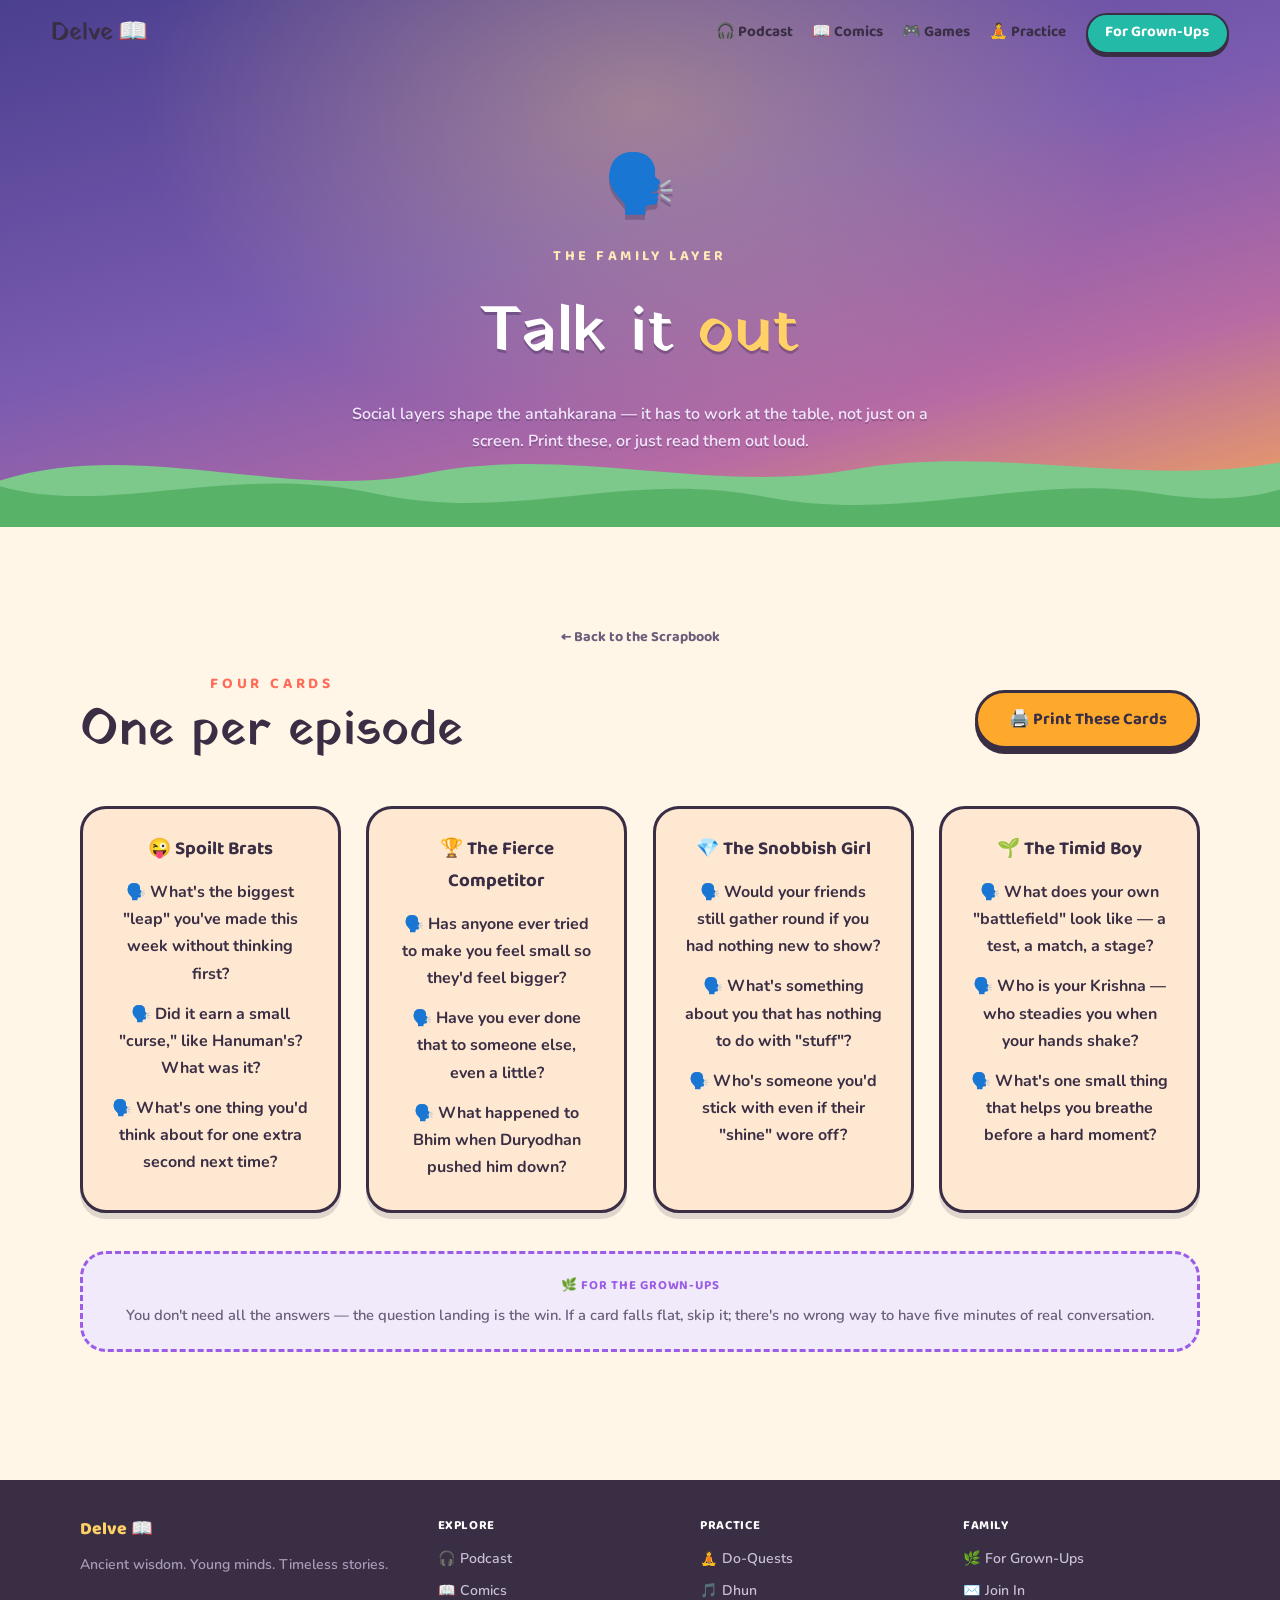
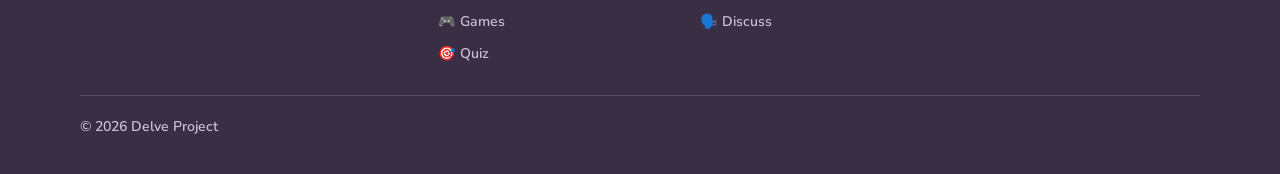
<file: discuss/index.html>
<!DOCTYPE html>
<html lang="en">
<head>
  <meta charset="UTF-8">
  <meta name="viewport" content="width=device-width, initial-scale=1.0">
  <title>Discuss — Delve</title>
  <meta name="description" content="Printable family discussion cards — one for each episode.">
  <link rel="preconnect" href="https://fonts.googleapis.com">
  <link rel="preconnect" href="https://fonts.gstatic.com" crossorigin>
  <link href="https://fonts.googleapis.com/css2?family=Baloo+2:wght@500;600;700;800&family=Nunito:ital,wght@0,400;0,600;0,700;0,800;1,400&family=Yatra+One&display=swap" rel="stylesheet">
  <link rel="stylesheet" href="../style.css">
  <link rel="stylesheet" href="../assets/pages.css">
</head>
<body>

<nav class="nav" id="nav">
  <a class="nav__brand" href="../">Delve<span>📖</span></a>
  <div class="nav__links">
    <a href="../podcast/">🎧 Podcast</a>
    <a href="../comics/">📖 Comics</a>
    <a href="../games/">🎮 Games</a>
    <a href="../practice/">🧘 Practice</a>
    <a href="../parent/" class="nav__cta">For Grown-Ups</a>
  </div>
</nav>

<header class="page-hero" data-weather="clear">
  <div class="page-hero__icon" aria-hidden="true">🗣️</div>
  <p class="page-hero__kicker">The Family Layer</p>
  <h1 class="page-hero__title">Talk it <em>out</em></h1>
  <p class="page-hero__sub">Social layers shape the antahkarana — it has to work at the table, not
  just on a screen. Print these, or just read them out loud.</p>
  <svg class="hills hills--back" viewBox="0 0 1440 180" preserveAspectRatio="none" aria-hidden="true">
    <path d="M0,180 L0,110 C160,50 320,140 480,100 C640,60 800,130 960,95 C1120,60 1280,120 1440,85 L1440,180 Z"/>
  </svg>
  <svg class="hills hills--front" viewBox="0 0 1440 160" preserveAspectRatio="none" aria-hidden="true">
    <path d="M0,160 L0,95 C120,140 260,60 420,105 C580,150 700,70 860,110 C1020,150 1160,75 1300,105 C1370,120 1410,110 1440,100 L1440,160 Z"/>
  </svg>
</header>

<main>
<section class="section section--cream">
  <div class="container">
    <a class="back-link" href="../">← Back to the Scrapbook</a>
    <div style="display:flex; align-items:center; justify-content:space-between; flex-wrap:wrap; gap:1rem;" class="reveal">
      <div>
        <p class="section-kicker" style="margin-bottom:.2rem">Four Cards</p>
        <h2 class="section-title" style="margin-bottom:.4rem">One per episode</h2>
      </div>
      <button class="btn btn--saffron" id="printBtn" type="button">🖨️ Print These Cards</button>
    </div>

    <div class="card-grid mt">
      <article class="discuss-card reveal">
        <h3>😜 Spoilt Brats</h3>
        <p class="discuss-card__q">What's the biggest "leap" you've made this week without thinking first?</p>
        <p class="discuss-card__q">Did it earn a small "curse," like Hanuman's? What was it?</p>
        <p class="discuss-card__q">What's one thing you'd think about for one extra second next time?</p>
      </article>
      <article class="discuss-card reveal">
        <h3>🏆 The Fierce Competitor</h3>
        <p class="discuss-card__q">Has anyone ever tried to make you feel small so they'd feel bigger?</p>
        <p class="discuss-card__q">Have you ever done that to someone else, even a little?</p>
        <p class="discuss-card__q">What happened to Bhim when Duryodhan pushed him down?</p>
      </article>
      <article class="discuss-card reveal">
        <h3>💎 The Snobbish Girl</h3>
        <p class="discuss-card__q">Would your friends still gather round if you had nothing new to show?</p>
        <p class="discuss-card__q">What's something about you that has nothing to do with "stuff"?</p>
        <p class="discuss-card__q">Who's someone you'd stick with even if their "shine" wore off?</p>
      </article>
      <article class="discuss-card reveal">
        <h3>🌱 The Timid Boy</h3>
        <p class="discuss-card__q">What does your own "battlefield" look like — a test, a match, a stage?</p>
        <p class="discuss-card__q">Who is your Krishna — who steadies you when your hands shake?</p>
        <p class="discuss-card__q">What's one small thing that helps you breathe before a hard moment?</p>
      </article>
    </div>

    <div class="grownups mt reveal">
      <span class="grownups__label">🌿 For the grown-ups</span>
      <p>You don't need all the answers — the question landing is the win. If a card falls flat, skip
      it; there's no wrong way to have five minutes of real conversation.</p>
    </div>
  </div>
</section>
</main>

<footer class="footer">
  <div class="container">
    <div class="footer__grid">
      <div class="footer__col">
        <span class="footer__brand">Delve 📖</span>
        <p>Ancient wisdom. Young minds. Timeless stories.</p>
      </div>
      <div class="footer__col">
        <span class="footer__col-title">Explore</span>
        <a href="../podcast/">🎧 Podcast</a>
        <a href="../comics/">📖 Comics</a>
        <a href="../games/">🎮 Games</a>
        <a href="../quiz/">🎯 Quiz</a>
      </div>
      <div class="footer__col">
        <span class="footer__col-title">Practice</span>
        <a href="../practice/">🧘 Do-Quests</a>
        <a href="../dhun/">🎵 Dhun</a>
        <a href="../discuss/">🗣️ Discuss</a>
      </div>
      <div class="footer__col">
        <span class="footer__col-title">Family</span>
        <a href="../parent/">🌿 For Grown-Ups</a>
        <a href="../#join">✉️ Join In</a>
      </div>
    </div>
    <div class="footer__inner">
      <span>&copy; 2026 Delve Project</span>
    </div>
  </div>
</footer>

<script src="../assets/common.js"></script>
<script>
  document.getElementById('printBtn').addEventListener('click', () => window.print());
</script>
</body>
</html>
</file>
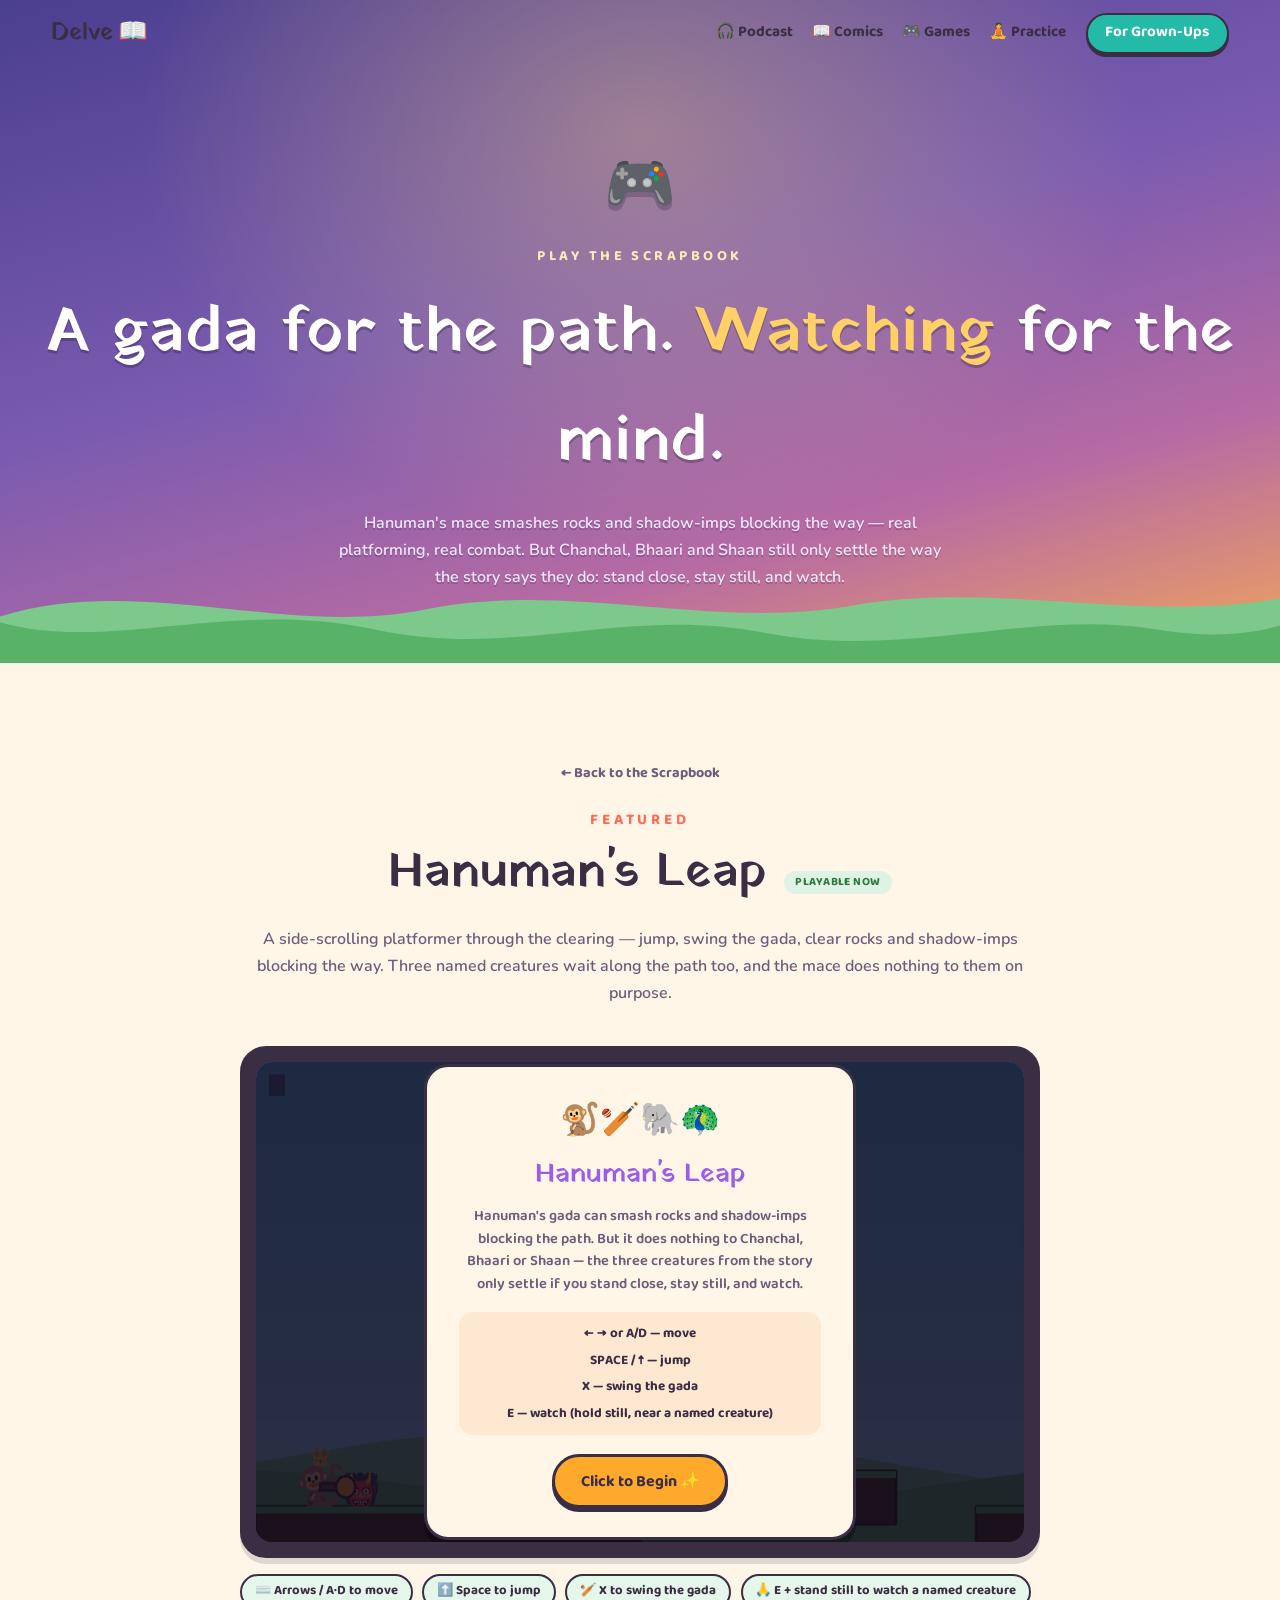
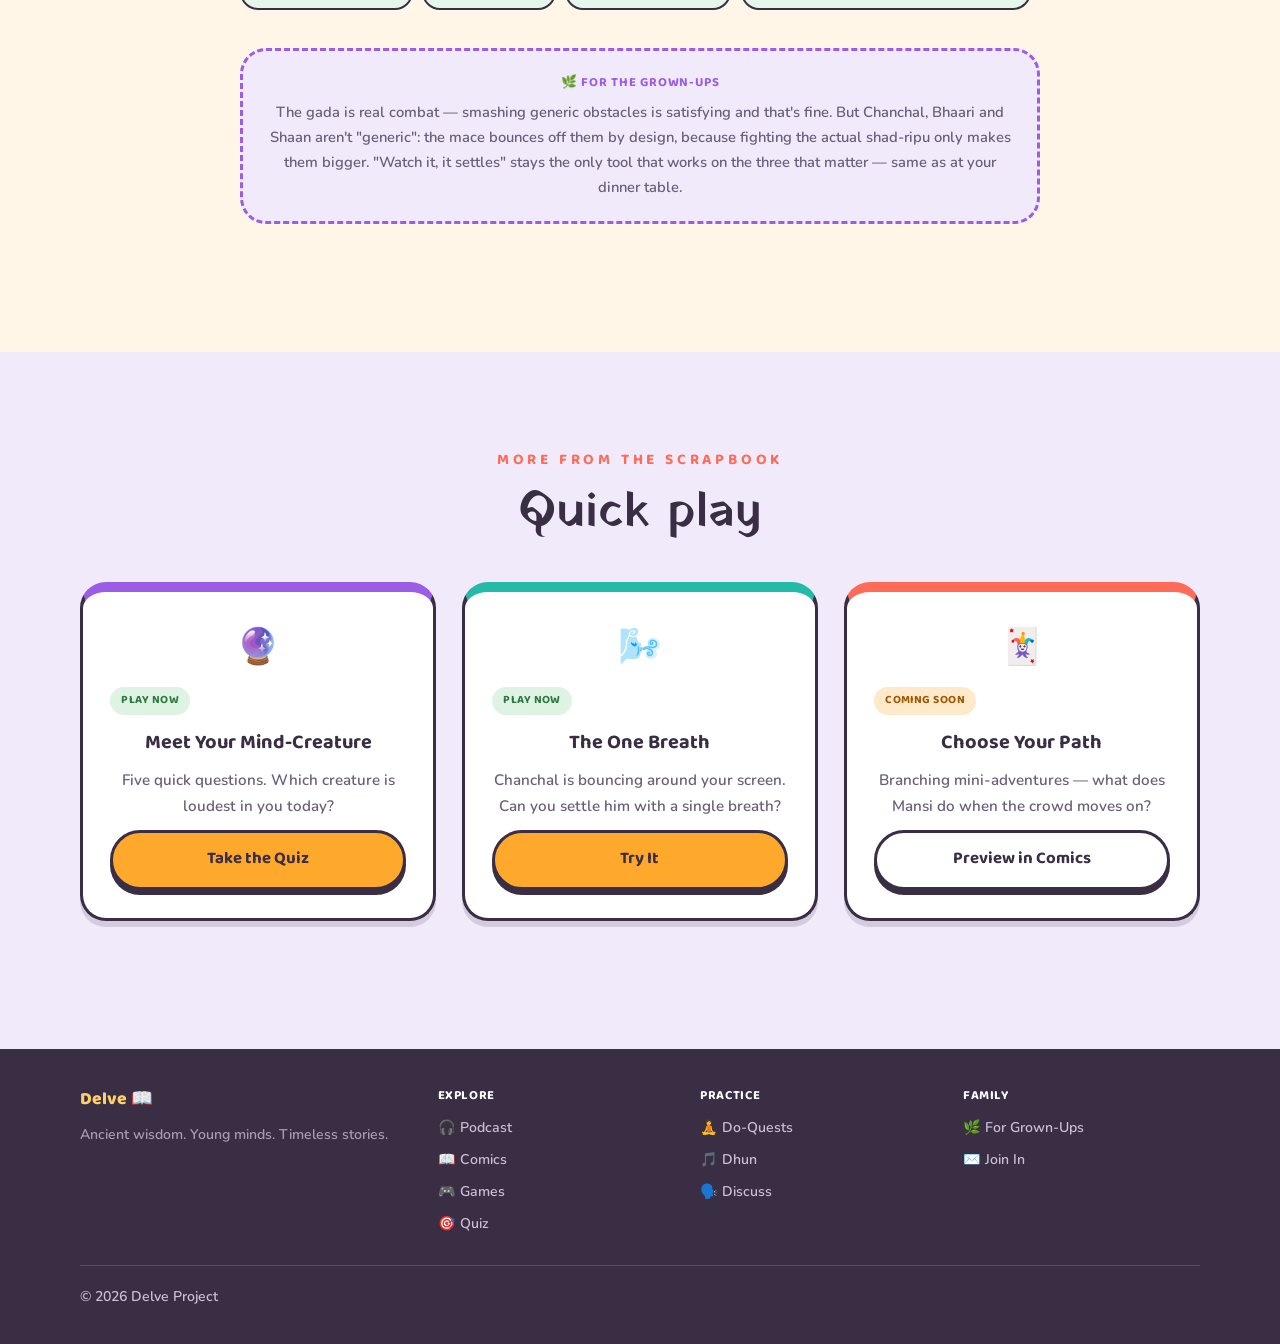
<file: games/index.html>
<!DOCTYPE html>
<html lang="en">
<head>
  <meta charset="UTF-8">
  <meta name="viewport" content="width=device-width, initial-scale=1.0">
  <title>Games — Delve</title>
  <meta name="description" content="Play through the scrapbook — starting with Hanuman's Leap, a platformer where the gada clears your path but never touches your mind-creatures.">
  <link rel="preconnect" href="https://fonts.googleapis.com">
  <link rel="preconnect" href="https://fonts.gstatic.com" crossorigin>
  <link href="https://fonts.googleapis.com/css2?family=Baloo+2:wght@500;600;700;800&family=Nunito:ital,wght@0,400;0,600;0,700;0,800;1,400&family=Yatra+One&display=swap" rel="stylesheet">
  <link rel="stylesheet" href="../style.css">
  <link rel="stylesheet" href="../assets/pages.css">
</head>
<body>

<nav class="nav" id="nav">
  <a class="nav__brand" href="../">Delve<span>📖</span></a>
  <div class="nav__links">
    <a href="../podcast/">🎧 Podcast</a>
    <a href="../comics/">📖 Comics</a>
    <a href="../games/">🎮 Games</a>
    <a href="../practice/">🧘 Practice</a>
    <a href="../parent/" class="nav__cta">For Grown-Ups</a>
  </div>
</nav>

<header class="page-hero" data-weather="storm">
  <div class="page-hero__icon" aria-hidden="true">🎮</div>
  <p class="page-hero__kicker">Play the Scrapbook</p>
  <h1 class="page-hero__title">A gada for the path. <em>Watching</em> for the mind.</h1>
  <p class="page-hero__sub">Hanuman's mace smashes rocks and shadow-imps blocking the way — real
  platforming, real combat. But Chanchal, Bhaari and Shaan still only settle the way the story says
  they do: stand close, stay still, and watch.</p>
  <svg class="hills hills--back" viewBox="0 0 1440 180" preserveAspectRatio="none" aria-hidden="true">
    <path d="M0,180 L0,110 C160,50 320,140 480,100 C640,60 800,130 960,95 C1120,60 1280,120 1440,85 L1440,180 Z"/>
  </svg>
  <svg class="hills hills--front" viewBox="0 0 1440 160" preserveAspectRatio="none" aria-hidden="true">
    <path d="M0,160 L0,95 C120,140 260,60 420,105 C580,150 700,70 860,110 C1020,150 1160,75 1300,105 C1370,120 1410,110 1440,100 L1440,160 Z"/>
  </svg>
</header>

<main>
<section class="section section--cream">
  <div class="container container--narrow">
    <a class="back-link" href="../">← Back to the Scrapbook</a>
    <p class="section-kicker reveal">Featured</p>
    <h2 class="section-title reveal">Hanuman's Leap <span class="pill pill--live">Playable now</span></h2>
    <p class="reveal muted">A side-scrolling platformer through the clearing — jump, swing the gada,
    clear rocks and shadow-imps blocking the way. Three named creatures wait along the path too, and
    the mace does nothing to them on purpose.</p>

    <div class="game-frame-wrap reveal mt">
      <iframe class="game-frame" src="hanuman-quest/" title="Hanuman's Leap" allow="autoplay"></iframe>
    </div>
    <div class="game-tips reveal">
      <span>⌨️ Arrows / A·D to move</span>
      <span>⬆️ Space to jump</span>
      <span>🏏 X to swing the gada</span>
      <span>🙏 E + stand still to watch a named creature</span>
    </div>

    <div class="grownups mt reveal">
      <span class="grownups__label">🌿 For the grown-ups</span>
      <p>The gada is real combat — smashing generic obstacles is satisfying and that's fine. But
      Chanchal, Bhaari and Shaan aren't "generic": the mace bounces off them by design, because
      fighting the actual shad-ripu only makes them bigger. "Watch it, it settles" stays the only
      tool that works on the three that matter — same as at your dinner table.</p>
    </div>
  </div>
</section>

<section class="section section--lavender">
  <div class="container">
    <p class="section-kicker reveal">More from the scrapbook</p>
    <h2 class="section-title reveal">Quick play</h2>
    <div class="card-grid card-grid--narrow mt">
      <article class="stub-card stub-card--purple reveal">
        <span class="stub-card__emoji">🔮</span>
        <div class="stub-card__meta"><span class="pill pill--live">Play now</span></div>
        <h3>Meet Your Mind-Creature</h3>
        <p>Five quick questions. Which creature is loudest in you today?</p>
        <a class="btn btn--saffron" href="../quiz/">Take the Quiz</a>
      </article>
      <article class="stub-card stub-card--teal reveal">
        <span class="stub-card__emoji">🌬️</span>
        <div class="stub-card__meta"><span class="pill pill--live">Play now</span></div>
        <h3>The One Breath</h3>
        <p>Chanchal is bouncing around your screen. Can you settle him with a single breath?</p>
        <a class="btn btn--saffron" href="../practice/">Try It</a>
      </article>
      <article class="stub-card stub-card--coral reveal">
        <span class="stub-card__emoji">🃏</span>
        <div class="stub-card__meta"><span class="pill pill--soon">Coming soon</span></div>
        <h3>Choose Your Path</h3>
        <p>Branching mini-adventures — what does Mansi do when the crowd moves on?</p>
        <a class="btn btn--white" href="../comics/">Preview in Comics</a>
      </article>
    </div>
  </div>
</section>
</main>

<footer class="footer">
  <div class="container">
    <div class="footer__grid">
      <div class="footer__col">
        <span class="footer__brand">Delve 📖</span>
        <p>Ancient wisdom. Young minds. Timeless stories.</p>
      </div>
      <div class="footer__col">
        <span class="footer__col-title">Explore</span>
        <a href="../podcast/">🎧 Podcast</a>
        <a href="../comics/">📖 Comics</a>
        <a href="../games/">🎮 Games</a>
        <a href="../quiz/">🎯 Quiz</a>
      </div>
      <div class="footer__col">
        <span class="footer__col-title">Practice</span>
        <a href="../practice/">🧘 Do-Quests</a>
        <a href="../dhun/">🎵 Dhun</a>
        <a href="../discuss/">🗣️ Discuss</a>
      </div>
      <div class="footer__col">
        <span class="footer__col-title">Family</span>
        <a href="../parent/">🌿 For Grown-Ups</a>
        <a href="../#join">✉️ Join In</a>
      </div>
    </div>
    <div class="footer__inner">
      <span>&copy; 2026 Delve Project</span>
    </div>
  </div>
</footer>

<script src="../assets/common.js"></script>
</body>
</html>
</file>
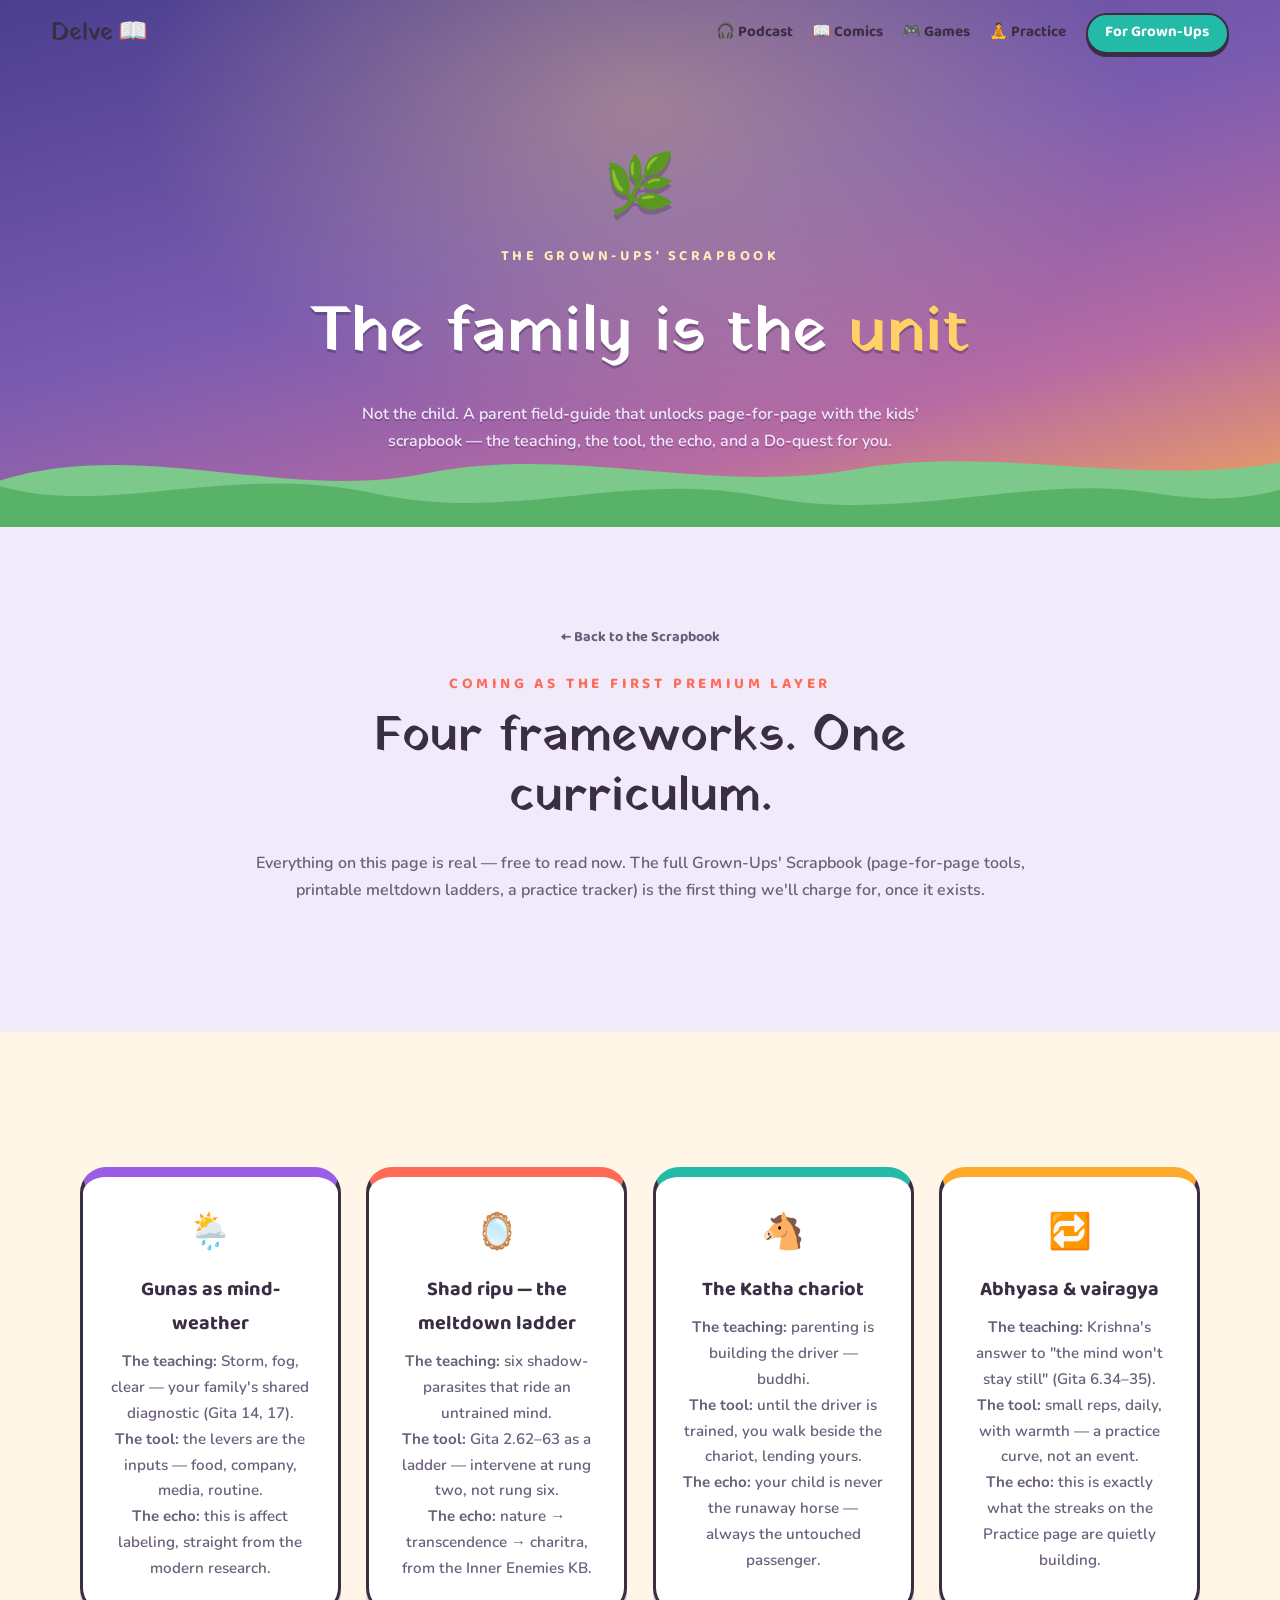
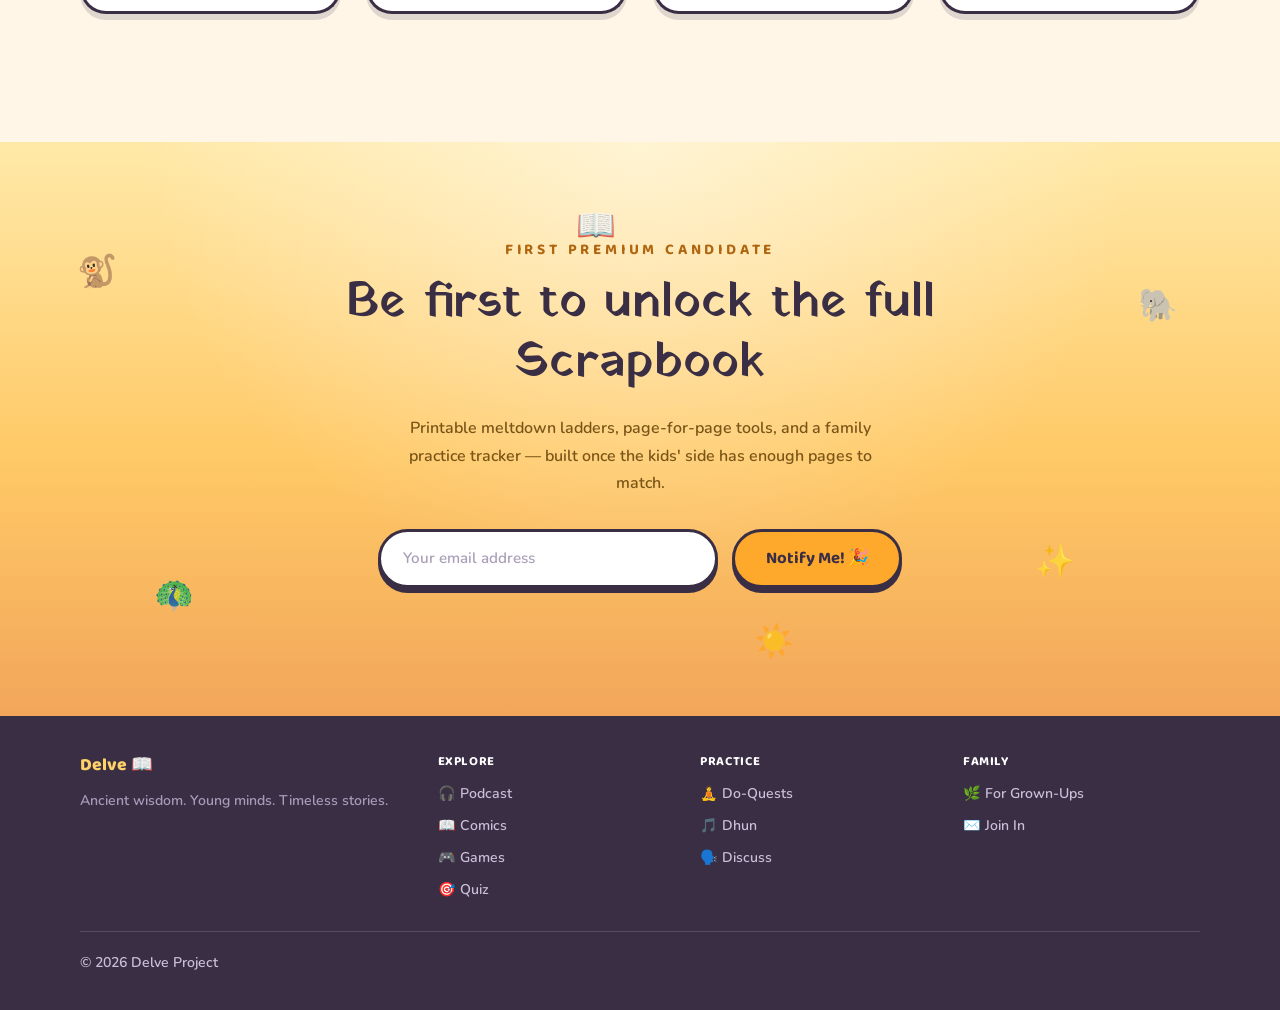
<file: parent/index.html>
<!DOCTYPE html>
<html lang="en">
<head>
  <meta charset="UTF-8">
  <meta name="viewport" content="width=device-width, initial-scale=1.0">
  <title>For Grown-Ups — Delve</title>
  <meta name="description" content="The Grown-Ups' Scrapbook — a parent field-guide that unlocks page-for-page with the kids'.">
  <link rel="preconnect" href="https://fonts.googleapis.com">
  <link rel="preconnect" href="https://fonts.gstatic.com" crossorigin>
  <link href="https://fonts.googleapis.com/css2?family=Baloo+2:wght@500;600;700;800&family=Nunito:ital,wght@0,400;0,600;0,700;0,800;1,400&family=Yatra+One&display=swap" rel="stylesheet">
  <link rel="stylesheet" href="../style.css">
  <link rel="stylesheet" href="../assets/pages.css">
</head>
<body>

<nav class="nav" id="nav">
  <a class="nav__brand" href="../">Delve<span>📖</span></a>
  <div class="nav__links">
    <a href="../podcast/">🎧 Podcast</a>
    <a href="../comics/">📖 Comics</a>
    <a href="../games/">🎮 Games</a>
    <a href="../practice/">🧘 Practice</a>
    <a href="../parent/" class="nav__cta">For Grown-Ups</a>
  </div>
</nav>

<header class="page-hero" data-weather="fog">
  <div class="page-hero__icon" aria-hidden="true">🌿</div>
  <p class="page-hero__kicker">The Grown-Ups' Scrapbook</p>
  <h1 class="page-hero__title">The family is the <em>unit</em></h1>
  <p class="page-hero__sub">Not the child. A parent field-guide that unlocks page-for-page with the
  kids' scrapbook — the teaching, the tool, the echo, and a Do-quest for you.</p>
  <svg class="hills hills--back" viewBox="0 0 1440 180" preserveAspectRatio="none" aria-hidden="true">
    <path d="M0,180 L0,110 C160,50 320,140 480,100 C640,60 800,130 960,95 C1120,60 1280,120 1440,85 L1440,180 Z"/>
  </svg>
  <svg class="hills hills--front" viewBox="0 0 1440 160" preserveAspectRatio="none" aria-hidden="true">
    <path d="M0,160 L0,95 C120,140 260,60 420,105 C580,150 700,70 860,110 C1020,150 1160,75 1300,105 C1370,120 1410,110 1440,100 L1440,160 Z"/>
  </svg>
</header>

<main>
<section class="section section--lavender">
  <div class="container container--narrow">
    <a class="back-link" href="../">← Back to the Scrapbook</a>
    <p class="section-kicker reveal">Coming as the first premium layer</p>
    <h2 class="section-title reveal">Four frameworks. One curriculum.</h2>
    <p class="reveal muted">Everything on this page is real — free to read now. The full Grown-Ups'
    Scrapbook (page-for-page tools, printable meltdown ladders, a practice tracker) is the first
    thing we'll charge for, once it exists.</p>
  </div>
</section>

<section class="section section--cream">
  <div class="container">
    <div class="card-grid mt">
      <article class="stub-card stub-card--purple reveal">
        <span class="stub-card__emoji">🌦️</span>
        <h3>Gunas as mind-weather</h3>
        <p><strong>The teaching:</strong> Storm, fog, clear — your family's shared diagnostic
        (Gita 14, 17).<br><strong>The tool:</strong> the levers are the inputs — food, company, media,
        routine.<br><strong>The echo:</strong> this is affect labeling, straight from the modern
        research.</p>
      </article>
      <article class="stub-card stub-card--coral reveal">
        <span class="stub-card__emoji">🪞</span>
        <h3>Shad ripu — the meltdown ladder</h3>
        <p><strong>The teaching:</strong> six shadow-parasites that ride an untrained mind.
        <br><strong>The tool:</strong> Gita 2.62–63 as a ladder — intervene at rung two, not rung six.
        <br><strong>The echo:</strong> nature → transcendence → charitra, from the Inner Enemies KB.</p>
      </article>
      <article class="stub-card stub-card--teal reveal">
        <span class="stub-card__emoji">🐴</span>
        <h3>The Katha chariot</h3>
        <p><strong>The teaching:</strong> parenting is building the driver — buddhi.<br>
        <strong>The tool:</strong> until the driver is trained, you walk beside the chariot, lending
        yours.<br><strong>The echo:</strong> your child is never the runaway horse — always the
        untouched passenger.</p>
      </article>
      <article class="stub-card stub-card--saffron reveal">
        <span class="stub-card__emoji">🔁</span>
        <h3>Abhyasa &amp; vairagya</h3>
        <p><strong>The teaching:</strong> Krishna's answer to "the mind won't stay still"
        (Gita 6.34–35).<br><strong>The tool:</strong> small reps, daily, with warmth — a practice
        curve, not an event.<br><strong>The echo:</strong> this is exactly what the streaks on
        the Practice page are quietly building.</p>
      </article>
    </div>
  </div>
</section>

<section class="section section--sunrise">
  <div class="join__floaties" aria-hidden="true">
    <span>🐒</span><span>🐘</span><span>🦚</span><span>✨</span><span>📖</span><span>☀️</span>
  </div>
  <div class="container container--narrow reveal">
    <p class="section-kicker section-kicker--sunrise">First premium candidate</p>
    <h2 class="section-title">Be first to unlock the full Scrapbook</h2>
    <p class="join__text">Printable meltdown ladders, page-for-page tools, and a family practice
    tracker — built once the kids' side has enough pages to match.</p>
    <form class="join__form" id="parentJoinForm">
      <input type="email" placeholder="Your email address" required aria-label="Email address">
      <button class="btn btn--saffron" type="submit">Notify Me! 🎉</button>
    </form>
  </div>
</section>
</main>

<footer class="footer">
  <div class="container">
    <div class="footer__grid">
      <div class="footer__col">
        <span class="footer__brand">Delve 📖</span>
        <p>Ancient wisdom. Young minds. Timeless stories.</p>
      </div>
      <div class="footer__col">
        <span class="footer__col-title">Explore</span>
        <a href="../podcast/">🎧 Podcast</a>
        <a href="../comics/">📖 Comics</a>
        <a href="../games/">🎮 Games</a>
        <a href="../quiz/">🎯 Quiz</a>
      </div>
      <div class="footer__col">
        <span class="footer__col-title">Practice</span>
        <a href="../practice/">🧘 Do-Quests</a>
        <a href="../dhun/">🎵 Dhun</a>
        <a href="../discuss/">🗣️ Discuss</a>
      </div>
      <div class="footer__col">
        <span class="footer__col-title">Family</span>
        <a href="../parent/">🌿 For Grown-Ups</a>
        <a href="../#join">✉️ Join In</a>
      </div>
    </div>
    <div class="footer__inner">
      <span>&copy; 2026 Delve Project</span>
    </div>
  </div>
</footer>

<script src="../assets/common.js"></script>
<script>
  const form = document.getElementById('parentJoinForm');
  form.addEventListener('submit', (e) => {
    e.preventDefault();
    form.innerHTML = '<p class="join__thanks">Thank you — the Grown-Ups\' Scrapbook will find you! 📖✨</p>';
  });
</script>
</body>
</html>
</file>
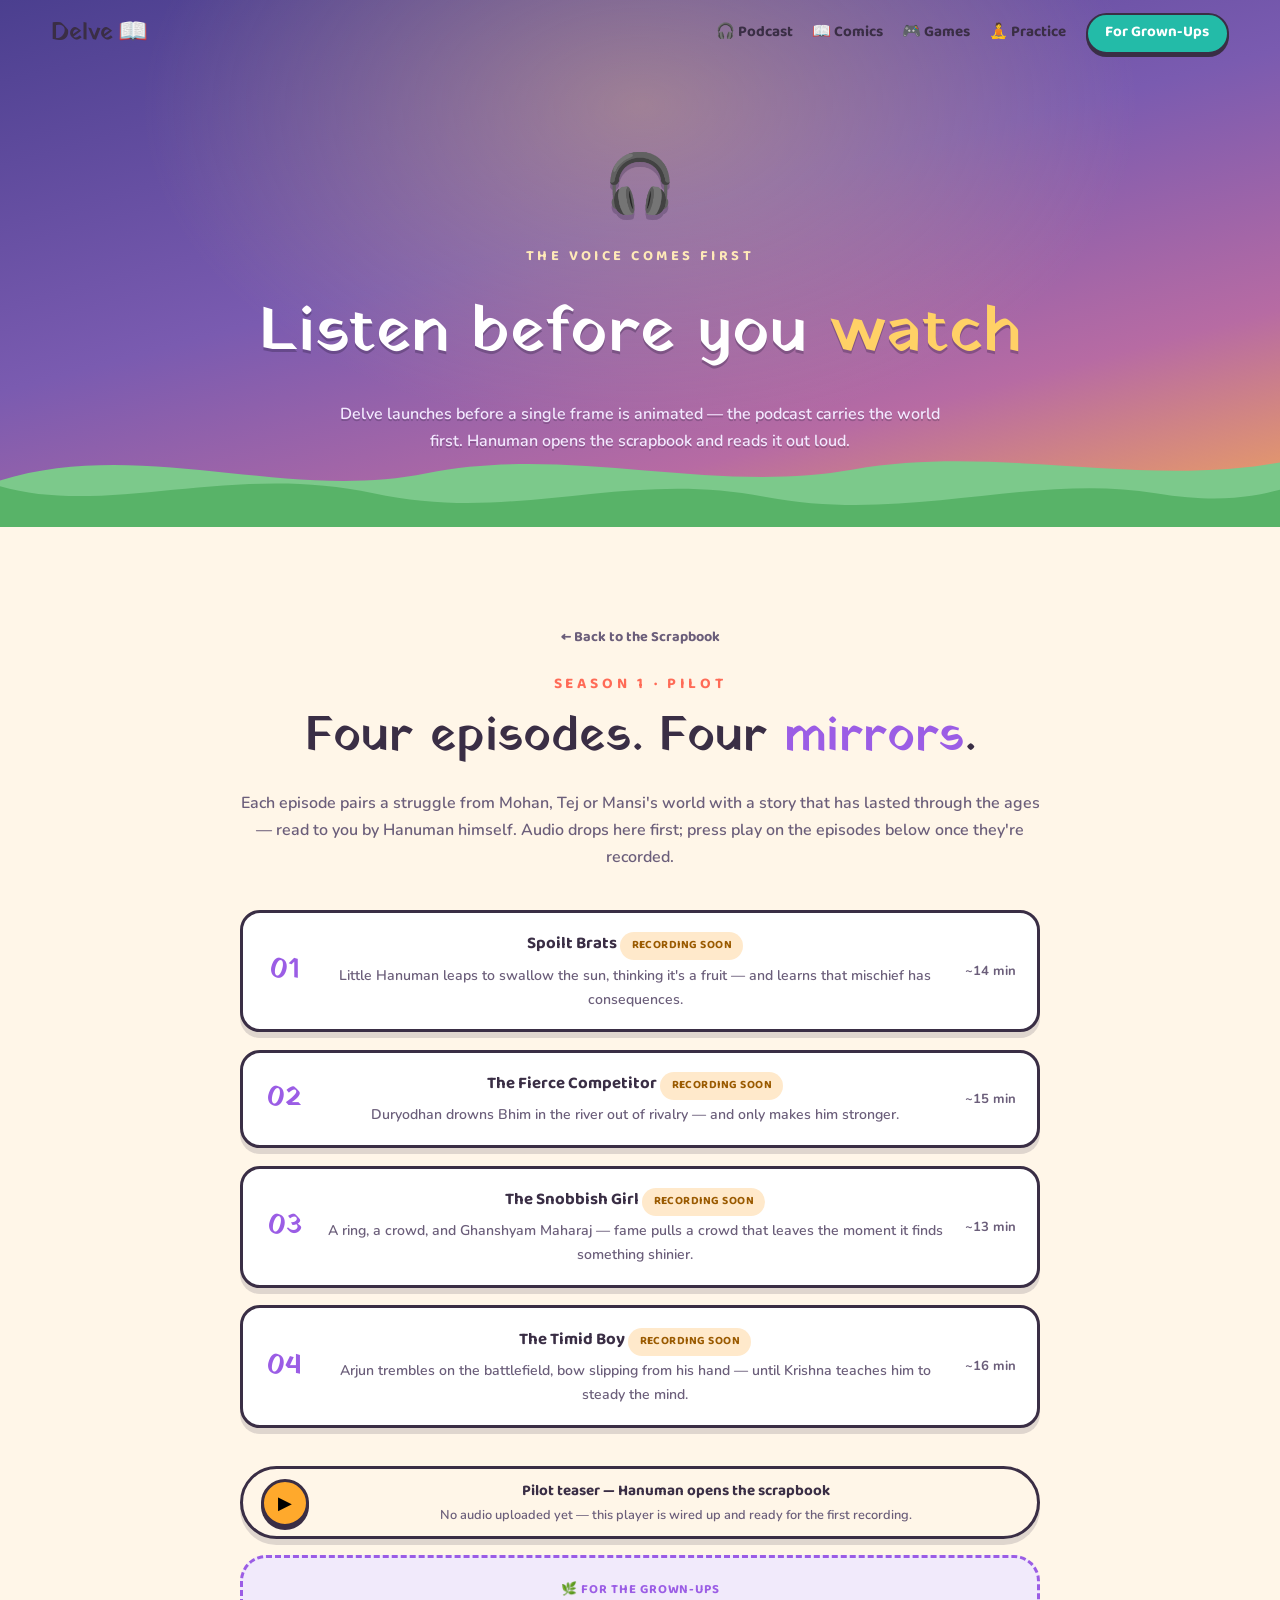
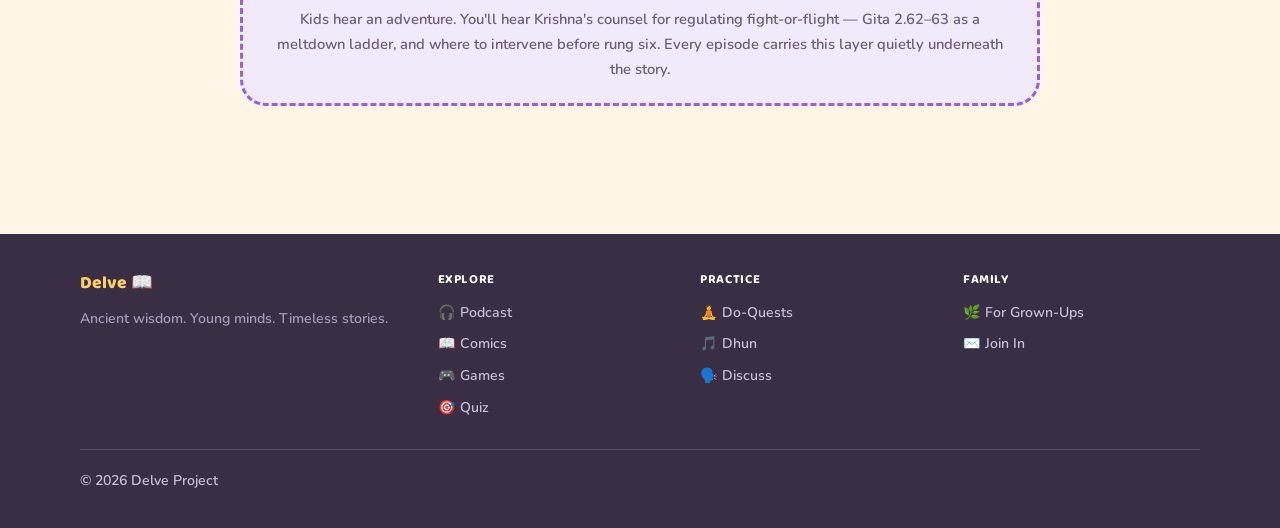
<file: podcast/index.html>
<!DOCTYPE html>
<html lang="en">
<head>
  <meta charset="UTF-8">
  <meta name="viewport" content="width=device-width, initial-scale=1.0">
  <title>Podcast — Delve</title>
  <meta name="description" content="The scrapbook speaks first. Hanuman narrates the world of Delve before a single frame is animated.">
  <link rel="preconnect" href="https://fonts.googleapis.com">
  <link rel="preconnect" href="https://fonts.gstatic.com" crossorigin>
  <link href="https://fonts.googleapis.com/css2?family=Baloo+2:wght@500;600;700;800&family=Nunito:ital,wght@0,400;0,600;0,700;0,800;1,400&family=Yatra+One&display=swap" rel="stylesheet">
  <link rel="stylesheet" href="../style.css">
  <link rel="stylesheet" href="../assets/pages.css">
</head>
<body>

<nav class="nav" id="nav">
  <a class="nav__brand" href="../">Delve<span>📖</span></a>
  <div class="nav__links">
    <a href="../podcast/">🎧 Podcast</a>
    <a href="../comics/">📖 Comics</a>
    <a href="../games/">🎮 Games</a>
    <a href="../practice/">🧘 Practice</a>
    <a href="../parent/" class="nav__cta">For Grown-Ups</a>
  </div>
</nav>

<header class="page-hero" data-weather="storm">
  <div class="page-hero__icon" aria-hidden="true">🎧</div>
  <p class="page-hero__kicker">The Voice comes first</p>
  <h1 class="page-hero__title">Listen before you <em>watch</em></h1>
  <p class="page-hero__sub">Delve launches before a single frame is animated — the podcast carries the
  world first. Hanuman opens the scrapbook and reads it out loud.</p>
  <svg class="hills hills--back" viewBox="0 0 1440 180" preserveAspectRatio="none" aria-hidden="true">
    <path d="M0,180 L0,110 C160,50 320,140 480,100 C640,60 800,130 960,95 C1120,60 1280,120 1440,85 L1440,180 Z"/>
  </svg>
  <svg class="hills hills--front" viewBox="0 0 1440 160" preserveAspectRatio="none" aria-hidden="true">
    <path d="M0,160 L0,95 C120,140 260,60 420,105 C580,150 700,70 860,110 C1020,150 1160,75 1300,105 C1370,120 1410,110 1440,100 L1440,160 Z"/>
  </svg>
</header>

<main>
<section class="section section--cream">
  <div class="container container--narrow">
    <a class="back-link" href="../">← Back to the Scrapbook</a>
    <p class="section-kicker reveal">Season 1 · Pilot</p>
    <h2 class="section-title reveal">Four episodes. Four <em>mirrors</em>.</h2>
    <p class="reveal muted">Each episode pairs a struggle from Mohan, Tej or Mansi's world with a story
    that has lasted through the ages — read to you by Hanuman himself. Audio drops here first; press play
    on the episodes below once they're recorded.</p>

    <div class="mt">
      <div class="ep-row reveal">
        <span class="ep-row__num">01</span>
        <div>
          <div class="ep-row__title">Spoilt Brats <span class="pill pill--soon">Recording soon</span></div>
          <p class="ep-row__desc">Little Hanuman leaps to swallow the sun, thinking it's a fruit — and learns that mischief has consequences.</p>
        </div>
        <span class="ep-row__dur">~14 min</span>
      </div>
      <div class="ep-row reveal">
        <span class="ep-row__num">02</span>
        <div>
          <div class="ep-row__title">The Fierce Competitor <span class="pill pill--soon">Recording soon</span></div>
          <p class="ep-row__desc">Duryodhan drowns Bhim in the river out of rivalry — and only makes him stronger.</p>
        </div>
        <span class="ep-row__dur">~15 min</span>
      </div>
      <div class="ep-row reveal">
        <span class="ep-row__num">03</span>
        <div>
          <div class="ep-row__title">The Snobbish Girl <span class="pill pill--soon">Recording soon</span></div>
          <p class="ep-row__desc">A ring, a crowd, and Ghanshyam Maharaj — fame pulls a crowd that leaves the moment it finds something shinier.</p>
        </div>
        <span class="ep-row__dur">~13 min</span>
      </div>
      <div class="ep-row reveal">
        <span class="ep-row__num">04</span>
        <div>
          <div class="ep-row__title">The Timid Boy <span class="pill pill--soon">Recording soon</span></div>
          <p class="ep-row__desc">Arjun trembles on the battlefield, bow slipping from his hand — until Krishna teaches him to steady the mind.</p>
        </div>
        <span class="ep-row__dur">~16 min</span>
      </div>
    </div>

    <div class="player mt reveal" id="teaserPlayer">
      <button class="player__btn" id="teaserPlayBtn" type="button" aria-label="Play teaser">▶</button>
      <div class="player__info">
        <div class="player__title">Pilot teaser — Hanuman opens the scrapbook</div>
        <div class="player__note" id="teaserNote">No audio uploaded yet — this player is wired up and ready for the first recording.</div>
      </div>
      <audio id="teaserAudio" preload="none" src="teaser.mp3"></audio>
    </div>

    <div class="grownups reveal">
      <span class="grownups__label">🌿 For the grown-ups</span>
      <p>Kids hear an adventure. You'll hear Krishna's counsel for regulating fight-or-flight — Gita 2.62–63
      as a meltdown ladder, and where to intervene before rung six. Every episode carries this layer quietly
      underneath the story.</p>
    </div>
  </div>
</section>
</main>

<footer class="footer">
  <div class="container">
    <div class="footer__grid">
      <div class="footer__col">
        <span class="footer__brand">Delve 📖</span>
        <p>Ancient wisdom. Young minds. Timeless stories.</p>
      </div>
      <div class="footer__col">
        <span class="footer__col-title">Explore</span>
        <a href="../podcast/">🎧 Podcast</a>
        <a href="../comics/">📖 Comics</a>
        <a href="../games/">🎮 Games</a>
        <a href="../quiz/">🎯 Quiz</a>
      </div>
      <div class="footer__col">
        <span class="footer__col-title">Practice</span>
        <a href="../practice/">🧘 Do-Quests</a>
        <a href="../dhun/">🎵 Dhun</a>
        <a href="../discuss/">🗣️ Discuss</a>
      </div>
      <div class="footer__col">
        <span class="footer__col-title">Family</span>
        <a href="../parent/">🌿 For Grown-Ups</a>
        <a href="../#join">✉️ Join In</a>
      </div>
    </div>
    <div class="footer__inner">
      <span>&copy; 2026 Delve Project</span>
    </div>
  </div>
</footer>

<script src="../assets/common.js"></script>
<script>
  const audio = document.getElementById('teaserAudio');
  const btn = document.getElementById('teaserPlayBtn');
  const note = document.getElementById('teaserNote');
  btn.addEventListener('click', () => {
    audio.play().catch(() => {
      note.textContent = 'No audio uploaded yet — this player is wired up and ready for the first recording.';
      btn.textContent = '▶';
    });
  });
  audio.addEventListener('playing', () => { btn.textContent = '⏸'; note.textContent = 'Playing…'; });
  audio.addEventListener('pause', () => { btn.textContent = '▶'; });
  audio.addEventListener('error', () => {
    note.textContent = 'No audio uploaded yet — this player is wired up and ready for the first recording.';
  });
</script>
</body>
</html>
</file>
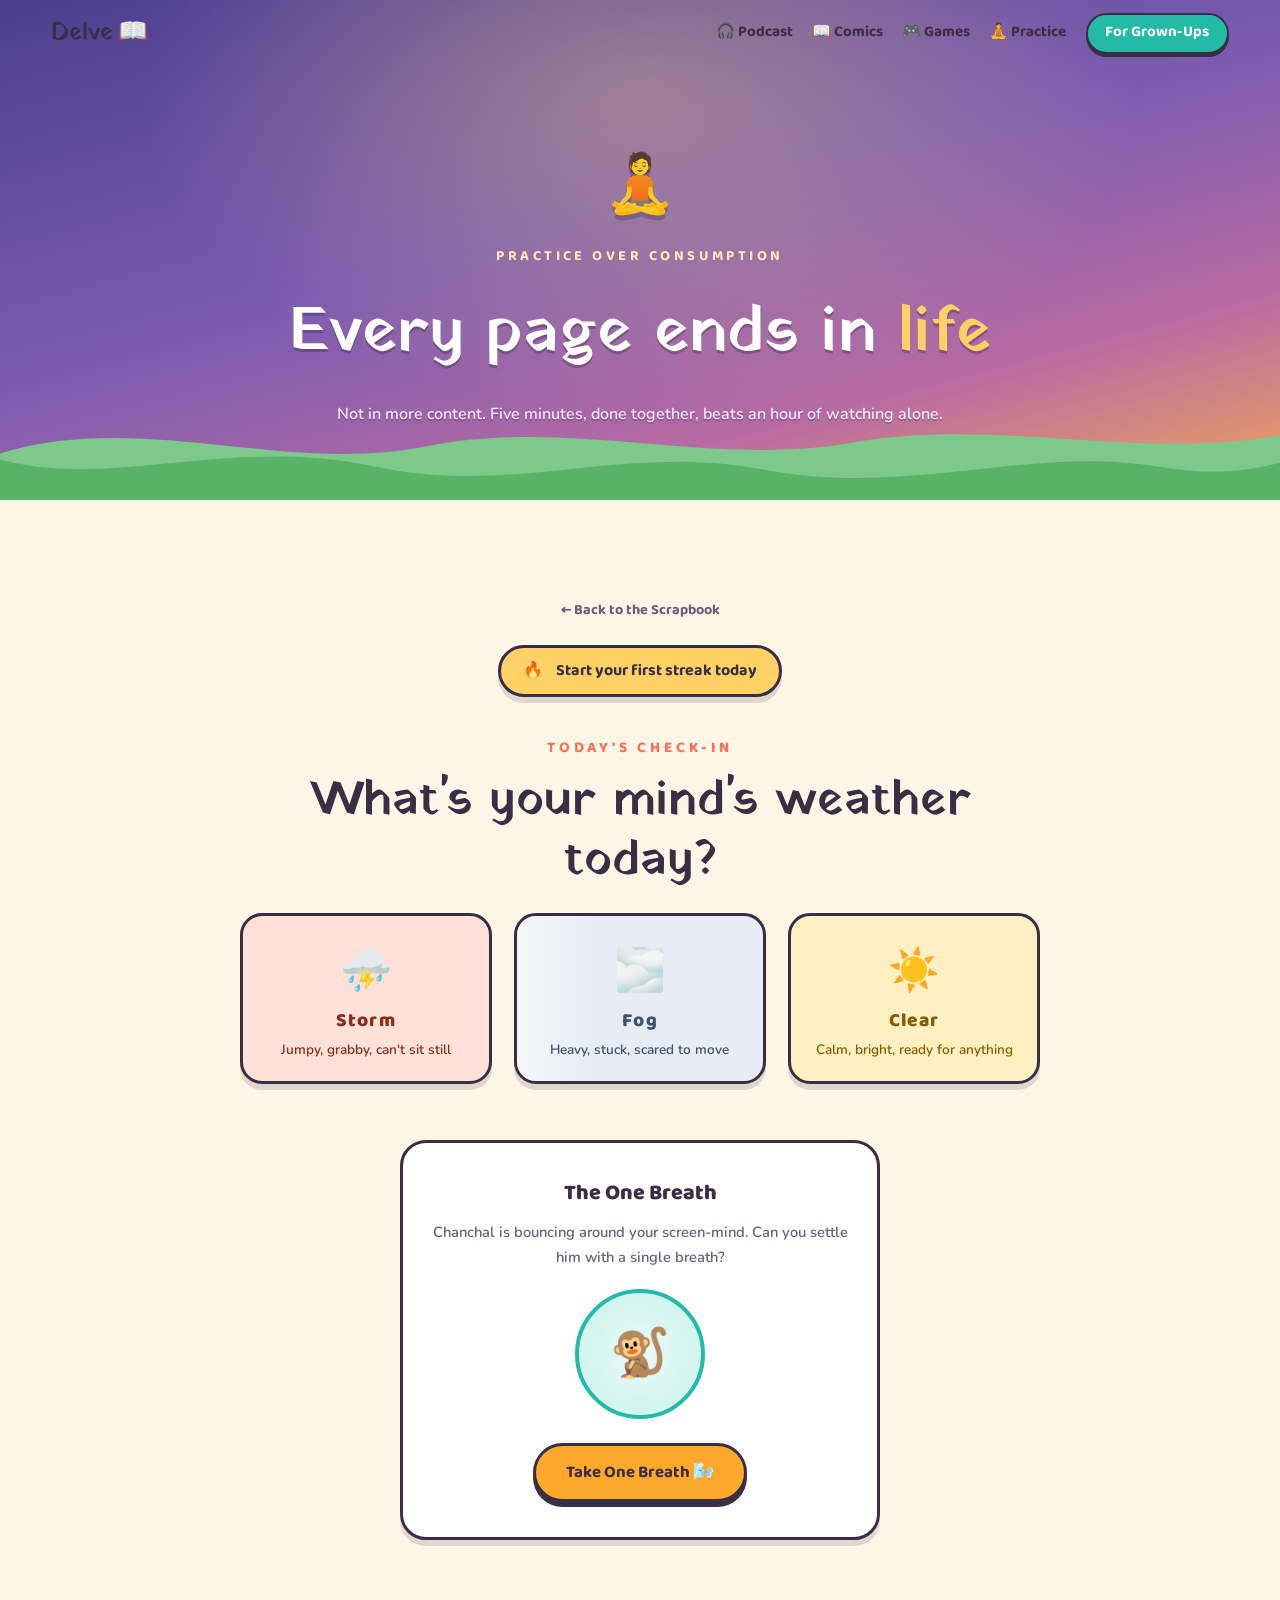
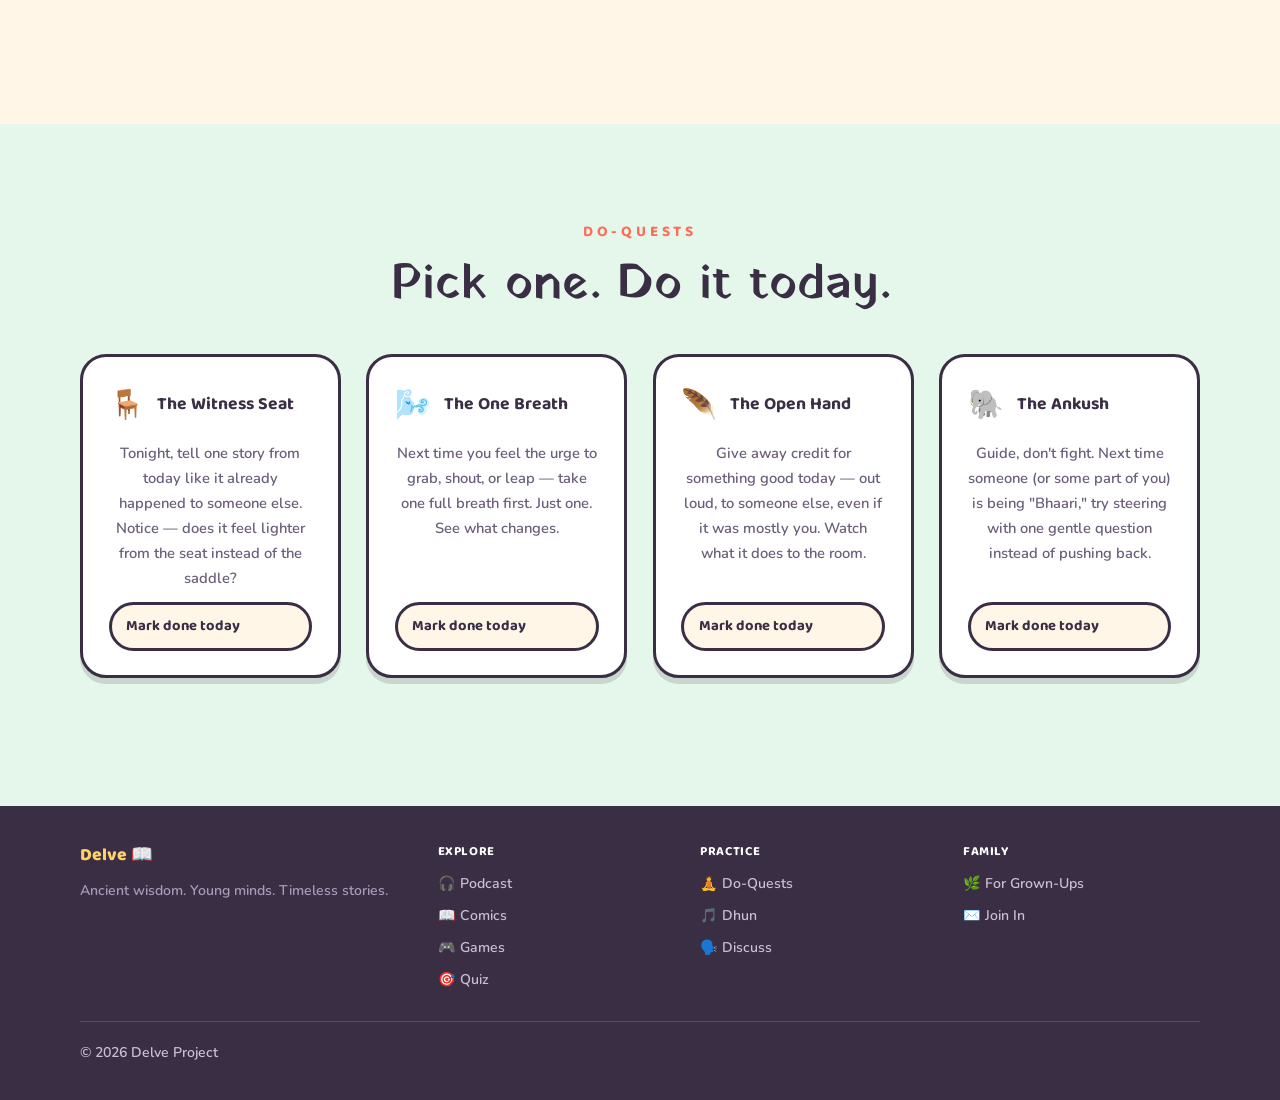
<file: practice/index.html>
<!DOCTYPE html>
<html lang="en">
<head>
  <meta charset="UTF-8">
  <meta name="viewport" content="width=device-width, initial-scale=1.0">
  <title>Practice — Delve</title>
  <meta name="description" content="Every page ends in life, not in more content. Do-quests, the One Breath, and a daily mind-weather check-in.">
  <link rel="preconnect" href="https://fonts.googleapis.com">
  <link rel="preconnect" href="https://fonts.gstatic.com" crossorigin>
  <link href="https://fonts.googleapis.com/css2?family=Baloo+2:wght@500;600;700;800&family=Nunito:ital,wght@0,400;0,600;0,700;0,800;1,400&family=Yatra+One&display=swap" rel="stylesheet">
  <link rel="stylesheet" href="../style.css">
  <link rel="stylesheet" href="../assets/pages.css">
</head>
<body>

<nav class="nav" id="nav">
  <a class="nav__brand" href="../">Delve<span>📖</span></a>
  <div class="nav__links">
    <a href="../podcast/">🎧 Podcast</a>
    <a href="../comics/">📖 Comics</a>
    <a href="../games/">🎮 Games</a>
    <a href="../practice/">🧘 Practice</a>
    <a href="../parent/" class="nav__cta">For Grown-Ups</a>
  </div>
</nav>

<header class="page-hero" data-weather="fog">
  <div class="page-hero__icon" aria-hidden="true">🧘</div>
  <p class="page-hero__kicker">Practice over consumption</p>
  <h1 class="page-hero__title">Every page ends in <em>life</em></h1>
  <p class="page-hero__sub">Not in more content. Five minutes, done together, beats an hour of watching alone.</p>
  <svg class="hills hills--back" viewBox="0 0 1440 180" preserveAspectRatio="none" aria-hidden="true">
    <path d="M0,180 L0,110 C160,50 320,140 480,100 C640,60 800,130 960,95 C1120,60 1280,120 1440,85 L1440,180 Z"/>
  </svg>
  <svg class="hills hills--front" viewBox="0 0 1440 160" preserveAspectRatio="none" aria-hidden="true">
    <path d="M0,160 L0,95 C120,140 260,60 420,105 C580,150 700,70 860,110 C1020,150 1160,75 1300,105 C1370,120 1410,110 1440,100 L1440,160 Z"/>
  </svg>
</header>

<main>
<section class="section section--cream">
  <div class="container container--narrow">
    <a class="back-link" href="../">← Back to the Scrapbook</a>

    <div class="streak-banner reveal" id="streakBanner">🔥 <span id="streakText">Start your first streak today</span></div>

    <p class="section-kicker reveal">Today's Check-in</p>
    <h2 class="section-title reveal">What's your mind's weather today?</h2>
    <div class="weather reveal" style="margin-top:0">
      <div class="weather__row">
        <button class="weather__card weather__card--storm" type="button" data-weather-pick="storm">
          <span class="weather__icon">⛈️</span>
          <span class="weather__flash" aria-hidden="true"></span>
          <h4>Storm</h4><p>Jumpy, grabby, can't sit still</p>
        </button>
        <button class="weather__card weather__card--fog" type="button" data-weather-pick="fog">
          <span class="weather__icon">🌫️</span>
          <span class="weather__mist" aria-hidden="true"></span>
          <h4>Fog</h4><p>Heavy, stuck, scared to move</p>
        </button>
        <button class="weather__card weather__card--clear" type="button" data-weather-pick="clear">
          <span class="weather__icon weather__icon--spin">☀️</span>
          <h4>Clear</h4><p>Calm, bright, ready for anything</p>
        </button>
      </div>
    </div>
    <p class="muted center" id="weatherNote" style="margin-top:1rem"></p>

    <!-- The One Breath — reused from the homepage, same IDs so script.js just works -->
    <div class="breath reveal reveal--pop mt" id="breath">
      <h3 class="breath__title">The One Breath</h3>
      <p class="breath__hint" id="breathLabel">Chanchal is bouncing around your screen-mind.
      Can you settle him with a single breath?</p>
      <div class="breath__circle" id="breathCircle">
        <span class="breath__buddy" id="breathBuddy">🐒</span>
      </div>
      <button class="btn btn--saffron" id="breathBtn" type="button">Take One Breath 🌬️</button>
    </div>
  </div>
</section>

<section class="section section--mint">
  <div class="container">
    <p class="section-kicker reveal">Do-Quests</p>
    <h2 class="section-title reveal">Pick one. Do it today.</h2>
    <div class="card-grid mt">
      <div class="quest-card reveal">
        <div class="quest-card__head"><span class="quest-card__emoji">🪑</span><h3>The Witness Seat</h3></div>
        <p>Tonight, tell one story from today like it already happened to someone else. Notice — does
        it feel lighter from the seat instead of the saddle?</p>
        <label class="quest-check" data-quest="witness-seat">
          <input type="checkbox"><span class="checkText">Mark done today</span>
        </label>
      </div>
      <div class="quest-card reveal">
        <div class="quest-card__head"><span class="quest-card__emoji">🌬️</span><h3>The One Breath</h3></div>
        <p>Next time you feel the urge to grab, shout, or leap — take one full breath first. Just one.
        See what changes.</p>
        <label class="quest-check" data-quest="one-breath">
          <input type="checkbox"><span class="checkText">Mark done today</span>
        </label>
      </div>
      <div class="quest-card reveal">
        <div class="quest-card__head"><span class="quest-card__emoji">🪶</span><h3>The Open Hand</h3></div>
        <p>Give away credit for something good today — out loud, to someone else, even if it was
        mostly you. Watch what it does to the room.</p>
        <label class="quest-check" data-quest="open-hand">
          <input type="checkbox"><span class="checkText">Mark done today</span>
        </label>
      </div>
      <div class="quest-card reveal">
        <div class="quest-card__head"><span class="quest-card__emoji">🐘</span><h3>The Ankush</h3></div>
        <p>Guide, don't fight. Next time someone (or some part of you) is being "Bhaari," try steering
        with one gentle question instead of pushing back.</p>
        <label class="quest-check" data-quest="ankush">
          <input type="checkbox"><span class="checkText">Mark done today</span>
        </label>
      </div>
    </div>
  </div>
</section>
</main>

<footer class="footer">
  <div class="container">
    <div class="footer__grid">
      <div class="footer__col">
        <span class="footer__brand">Delve 📖</span>
        <p>Ancient wisdom. Young minds. Timeless stories.</p>
      </div>
      <div class="footer__col">
        <span class="footer__col-title">Explore</span>
        <a href="../podcast/">🎧 Podcast</a>
        <a href="../comics/">📖 Comics</a>
        <a href="../games/">🎮 Games</a>
        <a href="../quiz/">🎯 Quiz</a>
      </div>
      <div class="footer__col">
        <span class="footer__col-title">Practice</span>
        <a href="../practice/">🧘 Do-Quests</a>
        <a href="../dhun/">🎵 Dhun</a>
        <a href="../discuss/">🗣️ Discuss</a>
      </div>
      <div class="footer__col">
        <span class="footer__col-title">Family</span>
        <a href="../parent/">🌿 For Grown-Ups</a>
        <a href="../#join">✉️ Join In</a>
      </div>
    </div>
    <div class="footer__inner">
      <span>&copy; 2026 Delve Project</span>
    </div>
  </div>
</footer>

<script src="../script.js"></script>
<script src="practice.js"></script>
</body>
</html>
</file>
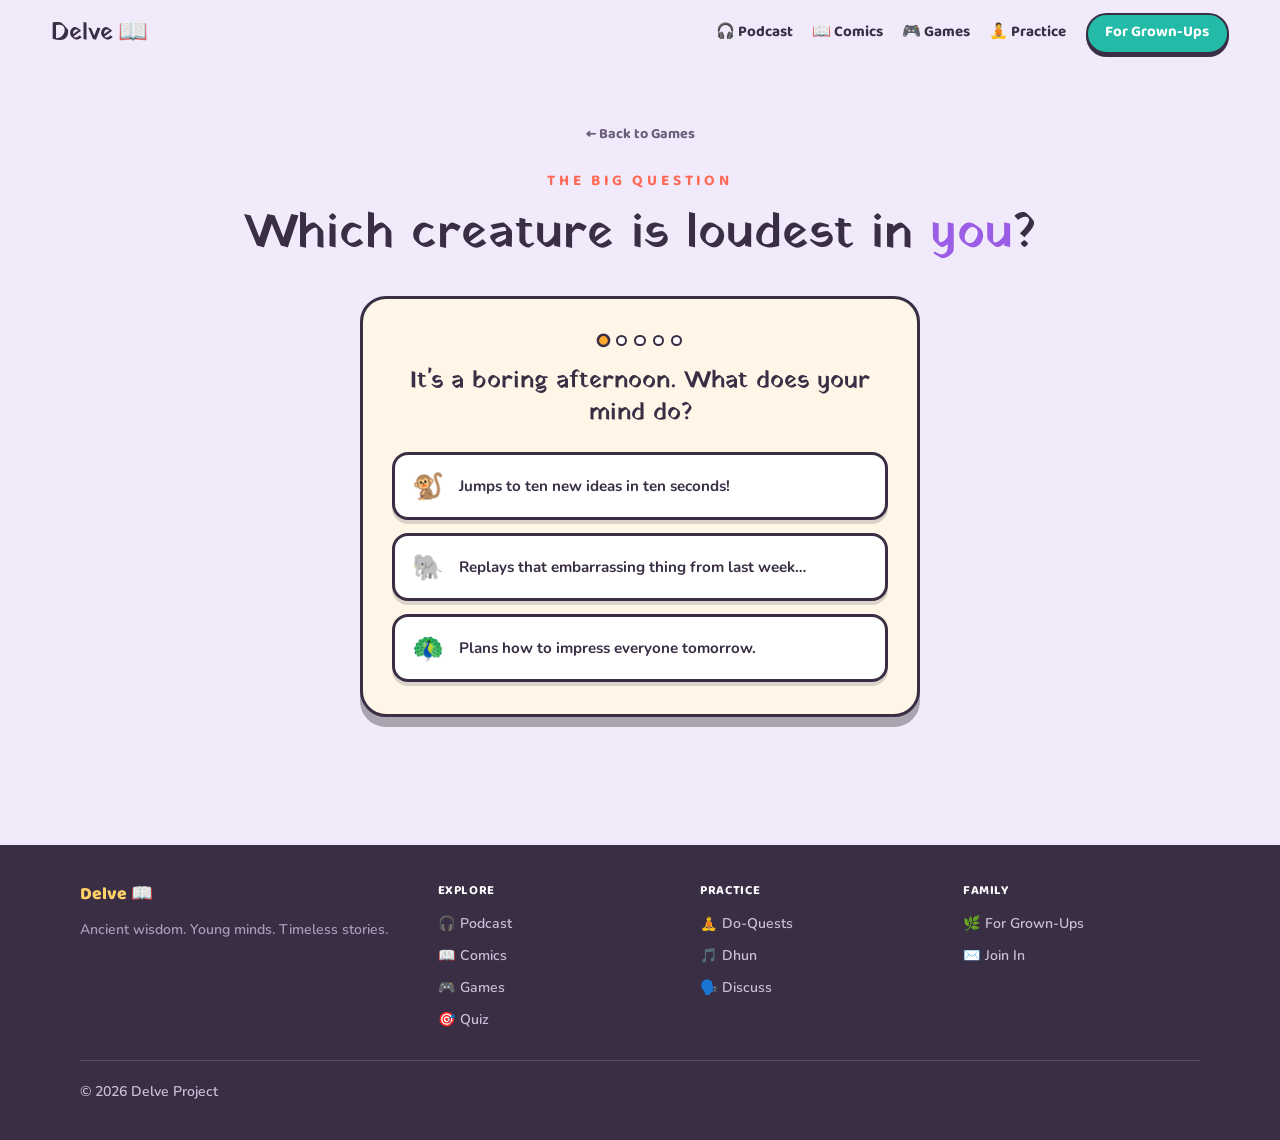
<file: quiz/index.html>
<!DOCTYPE html>
<html lang="en">
<head>
  <meta charset="UTF-8">
  <meta name="viewport" content="width=device-width, initial-scale=1.0">
  <title>Meet Your Mind-Creature — Delve</title>
  <meta name="description" content="Five quick questions. Which mind-creature is loudest in you today?">
  <link rel="preconnect" href="https://fonts.googleapis.com">
  <link rel="preconnect" href="https://fonts.gstatic.com" crossorigin>
  <link href="https://fonts.googleapis.com/css2?family=Baloo+2:wght@500;600;700;800&family=Nunito:ital,wght@0,400;0,600;0,700;0,800;1,400&family=Yatra+One&display=swap" rel="stylesheet">
  <link rel="stylesheet" href="../style.css">
  <link rel="stylesheet" href="../assets/pages.css">
</head>
<body>

<nav class="nav" id="nav">
  <a class="nav__brand" href="../">Delve<span>📖</span></a>
  <div class="nav__links">
    <a href="../podcast/">🎧 Podcast</a>
    <a href="../comics/">📖 Comics</a>
    <a href="../games/">🎮 Games</a>
    <a href="../practice/">🧘 Practice</a>
    <a href="../parent/" class="nav__cta">For Grown-Ups</a>
  </div>
</nav>

<main>
<section class="section section--lavender" style="padding-top:7.5rem">
  <div class="container container--narrow">
    <a class="back-link" href="../games/">← Back to Games</a>
    <p class="section-kicker reveal">The Big Question</p>
    <h2 class="section-title reveal">Which creature is loudest in <em>you</em>?</h2>
    <div class="quiz__card quiz__card--standalone reveal" id="quizBody"></div>
  </div>
</section>
</main>

<footer class="footer">
  <div class="container">
    <div class="footer__grid">
      <div class="footer__col">
        <span class="footer__brand">Delve 📖</span>
        <p>Ancient wisdom. Young minds. Timeless stories.</p>
      </div>
      <div class="footer__col">
        <span class="footer__col-title">Explore</span>
        <a href="../podcast/">🎧 Podcast</a>
        <a href="../comics/">📖 Comics</a>
        <a href="../games/">🎮 Games</a>
        <a href="../quiz/">🎯 Quiz</a>
      </div>
      <div class="footer__col">
        <span class="footer__col-title">Practice</span>
        <a href="../practice/">🧘 Do-Quests</a>
        <a href="../dhun/">🎵 Dhun</a>
        <a href="../discuss/">🗣️ Discuss</a>
      </div>
      <div class="footer__col">
        <span class="footer__col-title">Family</span>
        <a href="../parent/">🌿 For Grown-Ups</a>
        <a href="../#join">✉️ Join In</a>
      </div>
    </div>
    <div class="footer__inner">
      <span>&copy; 2026 Delve Project</span>
    </div>
  </div>
</footer>

<script src="../assets/common.js"></script>
<script src="quiz.js"></script>
</body>
</html>
</file>
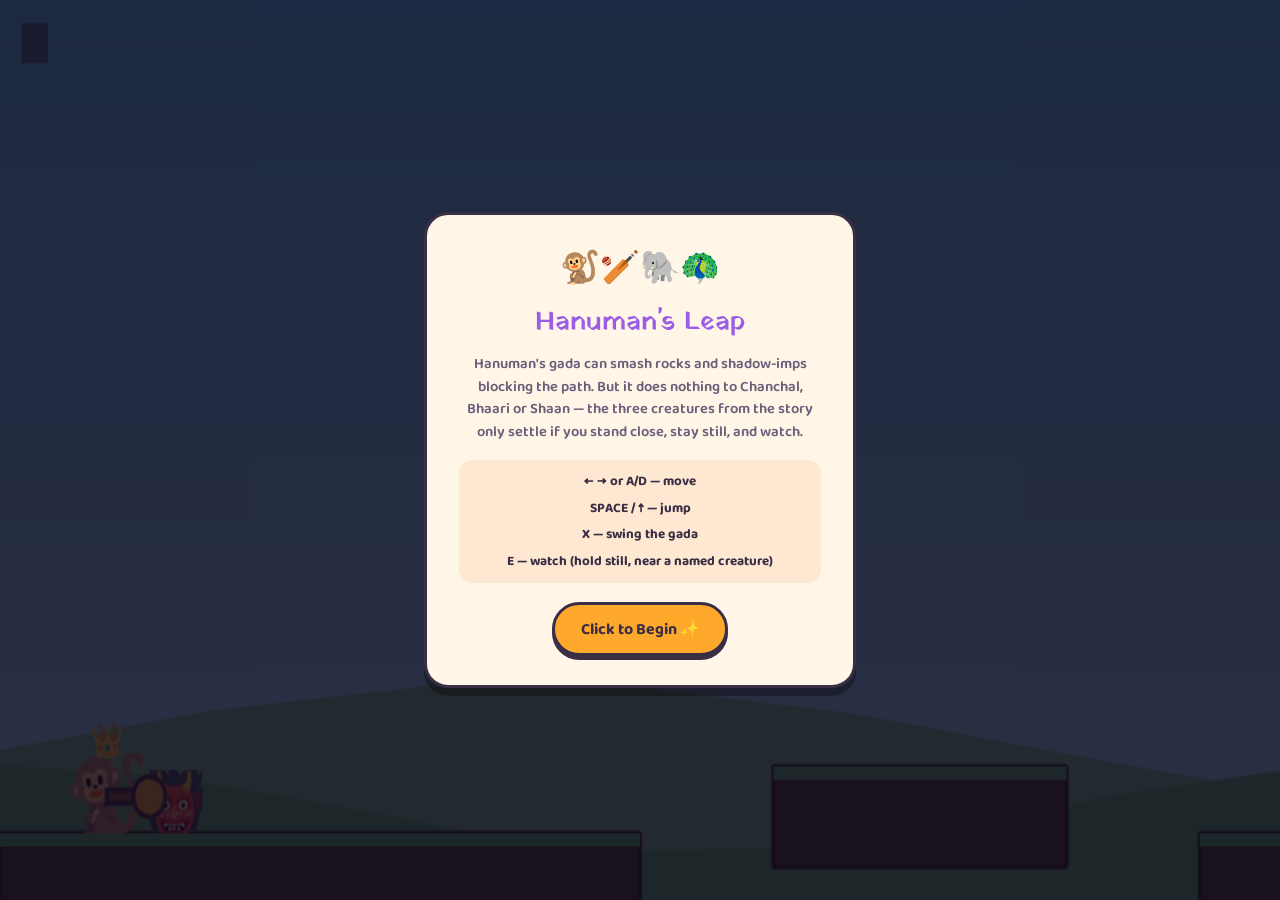
<file: games/hanuman-quest/index.html>
<!DOCTYPE html>
<html lang="en">
<head>
  <meta charset="UTF-8">
  <meta name="viewport" content="width=device-width, initial-scale=1.0">
  <title>Hanuman's Leap — Delve</title>
  <link rel="preconnect" href="https://fonts.googleapis.com">
  <link rel="preconnect" href="https://fonts.gstatic.com" crossorigin>
  <link href="https://fonts.googleapis.com/css2?family=Baloo+2:wght@500;600;700;800&family=Yatra+One&display=swap" rel="stylesheet">
  <link rel="stylesheet" href="style.css">
</head>
<body>
  <div id="game-root"></div>

  <div class="overlay" id="introOverlay">
    <div class="overlay__card">
      <div class="overlay__emoji">🐒🏏🐘🦚</div>
      <h1>Hanuman's Leap</h1>
      <p>Hanuman's gada can smash rocks and shadow-imps blocking the path. But it does nothing
      to Chanchal, Bhaari or Shaan — the three creatures from the story only settle if you stand
      close, stay still, and watch.</p>
      <div class="overlay__keys">
        <span>&larr; &rarr; or <b>A/D</b> — move</span>
        <span><b>SPACE</b> / &uarr; — jump</span>
        <span><b>X</b> — swing the gada</span>
        <span><b>E</b> — watch (hold still, near a named creature)</span>
      </div>
      <button class="overlay__btn" id="beginBtn" type="button">Click to Begin ✨</button>
    </div>
  </div>

  <div class="overlay" id="winOverlay" hidden>
    <div class="overlay__card">
      <div class="overlay__emoji">🌙✨</div>
      <h1>All three have settled</h1>
      <p>Chanchal, Bhaari and Shaan aren't gone — they never are. The gada cleared your path, but
      it never touched them. That's the whole trick: some things you clear a way through, and some
      things you just sit beside.</p>
      <a class="overlay__btn" href="../../practice/" target="_top">Try It For Real →</a>
    </div>
  </div>

  <script src="phaser.min.js"></script>
  <script src="game.js"></script>
</body>
</html>
</file>
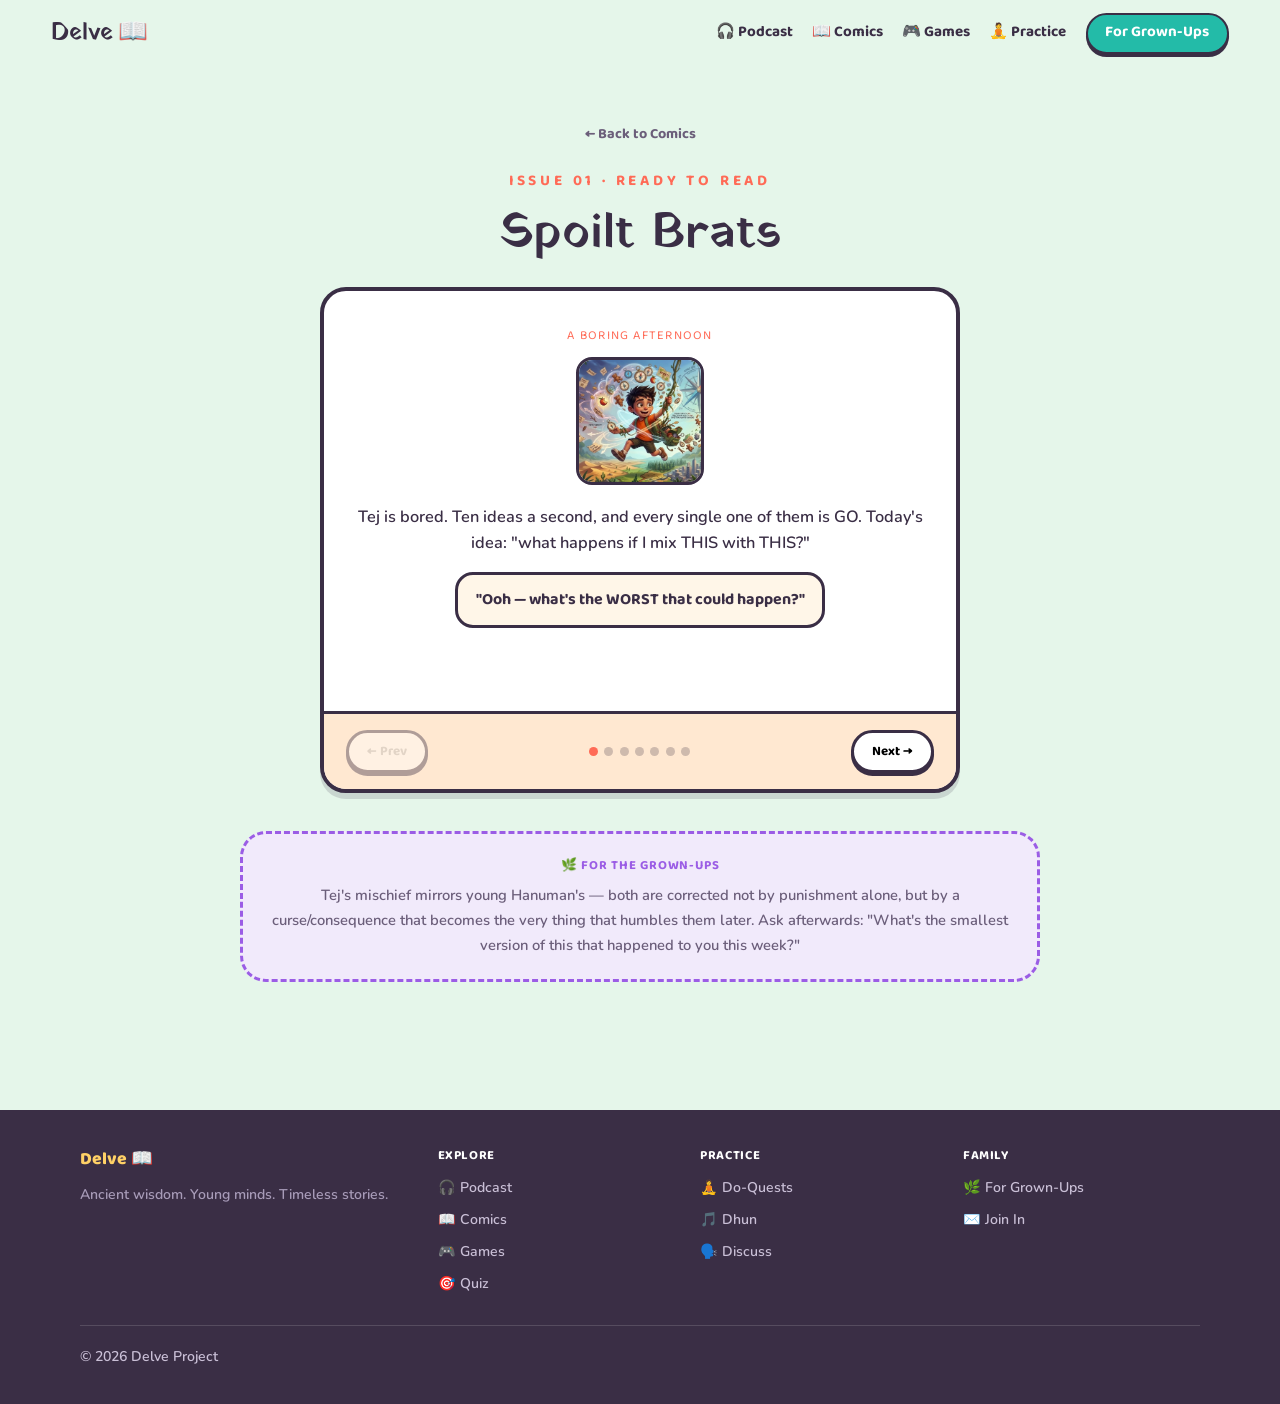
<file: comics/reader.html>
<!DOCTYPE html>
<html lang="en">
<head>
  <meta charset="UTF-8">
  <meta name="viewport" content="width=device-width, initial-scale=1.0">
  <title>Comic Reader — Delve</title>
  <meta name="description" content="Read a page from Hanuman's scrapbook, panel by panel.">
  <link rel="preconnect" href="https://fonts.googleapis.com">
  <link rel="preconnect" href="https://fonts.gstatic.com" crossorigin>
  <link href="https://fonts.googleapis.com/css2?family=Baloo+2:wght@500;600;700;800&family=Nunito:ital,wght@0,400;0,600;0,700;0,800;1,400&family=Yatra+One&display=swap" rel="stylesheet">
  <link rel="stylesheet" href="../style.css">
  <link rel="stylesheet" href="../assets/pages.css">
</head>
<body>

<nav class="nav" id="nav">
  <a class="nav__brand" href="../">Delve<span>📖</span></a>
  <div class="nav__links">
    <a href="../podcast/">🎧 Podcast</a>
    <a href="../comics/">📖 Comics</a>
    <a href="../games/">🎮 Games</a>
    <a href="../practice/">🧘 Practice</a>
    <a href="../parent/" class="nav__cta">For Grown-Ups</a>
  </div>
</nav>

<main>
<section class="section section--mint" style="padding-top:7.5rem">
  <div class="container container--narrow">
    <a class="back-link" href="./">← Back to Comics</a>
    <p class="section-kicker reveal" id="issueKicker">Issue</p>
    <h2 class="section-title reveal" id="issueTitle">Loading…</h2>

    <div class="comic-viewer reveal" id="viewer"></div>

    <div class="grownups mt reveal" id="grownupsNote"></div>
  </div>
</section>
</main>

<footer class="footer">
  <div class="container">
    <div class="footer__grid">
      <div class="footer__col">
        <span class="footer__brand">Delve 📖</span>
        <p>Ancient wisdom. Young minds. Timeless stories.</p>
      </div>
      <div class="footer__col">
        <span class="footer__col-title">Explore</span>
        <a href="../podcast/">🎧 Podcast</a>
        <a href="../comics/">📖 Comics</a>
        <a href="../games/">🎮 Games</a>
        <a href="../quiz/">🎯 Quiz</a>
      </div>
      <div class="footer__col">
        <span class="footer__col-title">Practice</span>
        <a href="../practice/">🧘 Do-Quests</a>
        <a href="../dhun/">🎵 Dhun</a>
        <a href="../discuss/">🗣️ Discuss</a>
      </div>
      <div class="footer__col">
        <span class="footer__col-title">Family</span>
        <a href="../parent/">🌿 For Grown-Ups</a>
        <a href="../#join">✉️ Join In</a>
      </div>
    </div>
    <div class="footer__inner">
      <span>&copy; 2026 Delve Project</span>
    </div>
  </div>
</footer>

<script src="../assets/common.js"></script>
<script src="reader.js"></script>
</body>
</html>
</file>
<file: style.css>
/* ============ Delve — bright storybook edition ============ */

:root {
  --cream: #FFF6E8;
  --peach: #FFE8D1;
  --mint: #E5F6EA;
  --lavender: #F1EAFB;
  --ink: #3A2E45;
  --ink-soft: #6B5E7A;
  --saffron: #FFA92C;
  --saffron-deep: #F28C0F;
  --coral: #FF6B57;
  --teal: #23BBA8;
  --teal-deep: #169787;
  --green: #58B368;
  --purple: #9B5DE5;
  --yellow: #FFD166;
  --sky-top: #58C4F0;
  --sky-mid: #A8E4FA;
  --sky-low: #FFF3C4;
  --white: #FFFFFF;
  --font-display: 'Baloo 2', cursive;
  --font-manuscript: 'Yatra One', 'Baloo 2', cursive;
  --font-body: 'Nunito', sans-serif;
  --shadow-sticker: 0 6px 0 rgba(58, 46, 69, .16);
  --radius: 26px;
}

* { margin: 0; padding: 0; box-sizing: border-box; }

html { scroll-behavior: smooth; }

body {
  font-family: var(--font-body);
  background: var(--cream);
  color: var(--ink);
  line-height: 1.7;
  overflow-x: hidden;
}

img { max-width: 100%; display: block; }
button { font-family: inherit; }

.container { width: min(1120px, 92%); margin: 0 auto; }
.container--narrow { width: min(800px, 92%); }

/* ================= Reveal animations ================= */
.reveal {
  opacity: 0;
  transform: translateY(34px);
  transition: opacity .7s cubic-bezier(.22,.9,.3,1.2), transform .7s cubic-bezier(.22,.9,.3,1.2);
  transition-delay: var(--stagger, 0s);
}
.reveal--pop { transform: scale(.85); }
.reveal.is-visible { opacity: 1; transform: none; }
@media (prefers-reduced-motion: reduce) {
  .reveal, .reveal--pop { opacity: 1; transform: none; transition: none; }
  *, *::before, *::after { animation-duration: .01ms !important; animation-iteration-count: 1 !important; }
}

/* ================= Type ================= */
.section-kicker {
  font-family: var(--font-display);
  font-size: .95rem;
  letter-spacing: .25em;
  text-transform: uppercase;
  color: var(--coral);
  font-weight: 700;
  margin-bottom: .6rem;
}
.section-kicker--light { color: var(--yellow); }
.section-title {
  font-family: var(--font-manuscript);
  font-size: clamp(2rem, 4.5vw, 3rem);
  font-weight: 400;
  line-height: 1.25;
  margin-bottom: 1.4rem;
}
.section-title em { color: var(--purple); font-style: normal; }

/* ================= Buttons ================= */
.btn {
  display: inline-block;
  font-family: var(--font-display);
  font-weight: 700;
  font-size: 1.05rem;
  padding: .8rem 1.9rem;
  border-radius: 999px;
  text-decoration: none;
  border: 3px solid var(--ink);
  cursor: pointer;
  transition: transform .15s ease, box-shadow .15s ease;
  box-shadow: 0 5px 0 var(--ink);
}
.btn:hover { transform: translateY(-3px); box-shadow: 0 8px 0 var(--ink); }
.btn:active { transform: translateY(2px); box-shadow: 0 2px 0 var(--ink); }
.btn--saffron { background: var(--saffron); color: var(--ink); }
.btn--white { background: var(--white); color: var(--ink); }
.btn--wiggle { animation: wiggle 3.5s ease-in-out infinite; }
@keyframes wiggle {
  0%, 88%, 100% { rotate: 0deg; }
  90% { rotate: -3deg; }
  93% { rotate: 3deg; }
  96% { rotate: -2deg; }
  98% { rotate: 1deg; }
}

/* ================= Nav ================= */
.nav {
  position: fixed;
  inset: 0 0 auto 0;
  z-index: 100;
  display: flex;
  align-items: center;
  justify-content: space-between;
  padding: .8rem 4vw;
  transition: background .3s ease, box-shadow .3s ease;
}
.nav.is-scrolled {
  background: rgba(255,246,232,.94);
  backdrop-filter: blur(10px);
  box-shadow: 0 3px 0 rgba(58,46,69,.12);
}
.nav__brand {
  font-family: var(--font-manuscript);
  font-size: 1.5rem;
  font-weight: 400;
  color: var(--ink);
  text-decoration: none;
}
.nav__brand span { display: inline-block; margin-left: .3rem; animation: bob 3s ease-in-out infinite; }
.nav__links { display: flex; gap: 1.2rem; align-items: center; flex-wrap: wrap; justify-content: flex-end; }
.nav__links a {
  font-family: var(--font-display);
  color: var(--ink);
  text-decoration: none;
  font-size: .95rem;
  font-weight: 700;
  transition: color .2s, rotate .2s;
}
.nav__links a:hover { color: var(--coral); }
.nav__cta {
  background: var(--teal);
  color: var(--white) !important;
  border: 2.5px solid var(--ink);
  border-radius: 999px;
  padding: .35rem 1.1rem;
  box-shadow: 0 3px 0 var(--ink);
}
.nav__cta:hover { transform: translateY(-2px); }
@media (max-width: 720px) {
  .nav__links a:not(.nav__cta) { display: none; }
}

/* ================= Hero — the storm of thoughts ================= */
.hero {
  position: relative;
  min-height: 100svh;
  display: flex;
  align-items: center;
  justify-content: center;
  text-align: center;
  background:
    radial-gradient(ellipse at 50% 34%, rgba(255,214,120,.4) 0%, rgba(255,214,120,0) 55%),
    linear-gradient(165deg, #4B3F8F 0%, #7A5BB0 38%, #B76BA3 65%, #F2A65A 100%);
  overflow: hidden;
}
@keyframes sunbreathe { 0%,100% { scale: 1; } 50% { scale: 1.06; } }
@keyframes rayspin { to { rotate: 360deg; } }

/* giant मन (the mind) watermark behind everything */
.hero__manas {
  position: absolute;
  top: 46%; left: 50%;
  translate: -50% -50%;
  font-family: var(--font-manuscript);
  font-weight: 400;
  font-size: clamp(16rem, 42vw, 34rem);
  line-height: 1;
  color: rgba(255,255,255,.07);
  user-select: none;
  animation: sunbreathe 9s ease-in-out infinite;
}

/* swirling thought-streams, like the character art */
.hero__swirl {
  position: absolute;
  width: clamp(280px, 42vw, 560px);
  opacity: .5;
}
.hero__swirl path {
  stroke: rgba(255,255,255,.75);
  stroke-width: 3.5;
  stroke-linecap: round;
  stroke-dasharray: 14 18;
  animation: swirlflow 26s linear infinite;
}
@keyframes swirlflow { to { stroke-dashoffset: -640; } }
.hero__swirl--1 { left: -4%; top: 14%; rotate: -8deg; }
.hero__swirl--2 { right: -5%; top: 38%; rotate: 6deg; }
.hero__swirl--2 path { animation-duration: 34s; animation-direction: reverse; }

/* drifting thought-objects caught in the swirl */
.thought {
  position: absolute;
  font-size: clamp(1.4rem, 2.6vw, 2.1rem);
  opacity: .95;
  filter: drop-shadow(0 4px 0 rgba(40,28,60,.25));
  animation: thoughtdrift var(--tdur, 11s) ease-in-out infinite;
  animation-delay: var(--tdelay, 0s);
}
@keyframes thoughtdrift {
  0%, 100% { translate: 0 0; rotate: -10deg; scale: 1; }
  25% { translate: 14px -26px; rotate: 6deg; scale: 1.1; }
  50% { translate: -8px -44px; rotate: -4deg; scale: .95; }
  75% { translate: -20px -18px; rotate: 10deg; scale: 1.05; }
}
.thought--1 { left: 12%; top: 22%; --tdur: 12s; }
.thought--2 { left: 24%; top: 40%; --tdur: 10s; --tdelay: -3s; }
.thought--3 { right: 20%; top: 20%; --tdur: 13s; --tdelay: -6s; }
.thought--4 { right: 12%; top: 46%; --tdur: 11s; --tdelay: -2s; }
.thought--5 { left: 40%; top: 14%; --tdur: 9s; --tdelay: -5s; }
.thought--6 { right: 38%; top: 12%; --tdur: 14s; --tdelay: -8s; }

/* sparkles (JS-generated) */
.hero__sparkles { position: absolute; inset: 0; pointer-events: none; }
.sparkle {
  position: absolute;
  font-size: .9rem;
  animation: sparkle-pop var(--dur, 3s) ease-in-out infinite;
  animation-delay: var(--delay, 0s);
  opacity: 0;
}
@keyframes sparkle-pop {
  0%, 100% { opacity: 0; scale: .3; }
  50% { opacity: 1; scale: 1; }
}

/* floating creatures */
.float-buddy {
  position: absolute;
  font-size: clamp(2.2rem, 4.5vw, 3.4rem);
  z-index: 2;
  filter: drop-shadow(0 5px 0 rgba(58,46,69,.15));
}
.float-buddy--monkey { left: 10%; top: 26%; animation: bob 4s ease-in-out infinite; }
.float-buddy--elephant { right: 9%; top: 32%; animation: bob 5s ease-in-out infinite reverse; }
.float-buddy--peacock { left: 16%; bottom: 22%; animation: bob 4.5s ease-in-out infinite; animation-delay: -2s; }
@keyframes bob {
  0%, 100% { translate: 0 0; rotate: -4deg; }
  50% { translate: 0 -18px; rotate: 5deg; }
}

.hero__content { position: relative; z-index: 3; padding: 7rem 1rem 9rem; }
.hero__kicker {
  font-family: var(--font-display);
  font-size: clamp(.85rem, 1.6vw, 1.05rem);
  letter-spacing: .22em;
  text-transform: uppercase;
  font-weight: 700;
  color: #FFE9B8;
  margin-bottom: .8rem;
}

/* The title enacts the concept: scattered thoughts swirl in, settle into a
   word, then breathe together. Hover a letter and it gets restless; leave it
   and it settles. Click the title to scatter the thoughts again.
   Style: Vedic manuscript — Devanagari-brush letterforms (Yatra One) hanging
   from a shirorekha headline bar that draws itself after the word settles,
   the way Devanagari is actually written. */
.hero__title {
  position: relative;
  display: inline-block;
  line-height: 1;
  font-size: clamp(4rem, 13vw, 8.5rem);
  margin-bottom: .6rem;
  padding-top: .08em;
  cursor: pointer;
  user-select: none;
}
.hero__title::before {
  content: '';
  position: absolute;
  top: .06em;
  left: -.12em;
  right: -.12em;
  height: .075em;
  border-radius: .04em;
  background: linear-gradient(90deg, var(--saffron-deep), var(--yellow) 50%, var(--saffron-deep));
  box-shadow:
    0 .06em 0 rgba(40,28,60,.3),
    0 0 .3em rgba(255,200,90,.8),
    0 0 .8em rgba(255,170,60,.5);
  transform-origin: left center;
  animation: shirorekha-draw .9s cubic-bezier(.3, 1, .4, 1) both;
  animation-delay: 1.9s;
}
@keyframes shirorekha-draw {
  from { transform: scaleX(0); }
  to { transform: scaleX(1); }
}
.hero__title.is-resetting::before { animation: none; transform: scaleX(0); }
.hero__letter {
  display: inline-block;
  font-family: var(--font-manuscript);
  font-weight: 400;
  -webkit-text-stroke: 1.5px rgba(40,28,60,.55);
  text-shadow:
    0 .06em 0 rgba(40,28,60,.28),
    0 0 .18em rgba(255,200,90,.8),
    0 0 .5em rgba(255,170,60,.45),
    0 0 1em rgba(255,150,50,.25);
  rotate: var(--tilt);
  animation: letter-swirl-in 1.5s cubic-bezier(.25, 1, .4, 1) both;
  animation-delay: var(--d);
  will-change: transform;
}
.hero__letter.l1 { color: var(--coral);        --tilt: -2deg; --d: .05s; --sx: -190px; --sy: -110px; --sr: -170deg; }
.hero__letter.l2 { color: var(--saffron);      --tilt: 1.5deg; --d: .18s; --sx: 130px;  --sy: -190px; --sr: 130deg; }
.hero__letter.l3 { color: var(--yellow);       --tilt: -1deg; --d: .31s; --sx: -90px;  --sy: 170px;  --sr: -230deg; }
.hero__letter.l4 { color: var(--saffron-deep); --tilt: 1.5deg; --d: .44s; --sx: 210px;  --sy: 110px;  --sr: 190deg; }
.hero__letter.l5 { color: var(--coral);        --tilt: -2deg; --d: .57s; --sx: 70px;   --sy: -230px; --sr: -150deg; }

@keyframes letter-swirl-in {
  0% {
    opacity: 0;
    transform: translate(var(--sx), var(--sy)) rotate(var(--sr)) scale(.2);
    filter: blur(8px);
  }
  55% { opacity: 1; filter: blur(0); }
  72% { transform: translate(0, 0) rotate(calc(var(--tilt) * 2.5)) scale(1.16); }
  100% { transform: translate(0, 0) rotate(0deg) scale(1); }
}

/* settled: all letters breathe together, in the One Breath rhythm (4s in, 4s out) */
.hero__letter.is-settled {
  animation: title-breathe 8s ease-in-out infinite;
}
@keyframes title-breathe {
  0%, 100% {
    transform: translateY(0) scale(1);
    text-shadow:
      0 .06em 0 rgba(40,28,60,.28),
      0 0 .18em rgba(255,200,90,.7),
      0 0 .5em rgba(255,170,60,.35),
      0 0 1em rgba(255,150,50,.18);
  }
  50% {
    transform: translateY(-8px) scale(1.045);
    text-shadow:
      0 .06em 0 rgba(40,28,60,.28),
      0 0 .22em rgba(255,210,110,.95),
      0 0 .6em rgba(255,180,70,.6),
      0 0 1.3em rgba(255,160,55,.4);
  }
}

/* poke a letter and its mind gets restless — leave it and it settles again */
.hero__letter.is-settled:hover {
  animation: letter-restless .38s linear infinite;
}
@keyframes letter-restless {
  0%   { transform: translate(0, 0) rotate(-4deg); }
  25%  { transform: translate(-4px, 3px) rotate(5deg); }
  50%  { transform: translate(4px, -3px) rotate(-6deg); }
  75%  { transform: translate(-3px, -2px) rotate(4deg); }
  100% { transform: translate(0, 0) rotate(-4deg); }
}

.hero__logline {
  font-family: var(--font-display);
  font-size: clamp(1.3rem, 3vw, 1.9rem);
  font-weight: 700;
  color: var(--white);
  margin-bottom: .8rem;
  text-shadow: 0 3px 0 rgba(40,28,60,.3);
}
.hero__logline em { color: var(--yellow); font-style: normal; }
.hero__sub {
  max-width: 32rem;
  margin: 0 auto 2rem;
  font-weight: 600;
  color: #F3E9FF;
  text-shadow: 0 2px 0 rgba(40,28,60,.25);
}
.hero__actions { display: flex; gap: 1rem; justify-content: center; flex-wrap: wrap; }

/* hills */
.hills {
  position: absolute;
  bottom: -4px; left: 0;
  width: 100%;
  z-index: 2;
  will-change: transform;
}
.hills--back { height: clamp(90px, 15vw, 180px); fill: #7CC98B; }
.hills--front { height: clamp(70px, 12vw, 150px); fill: var(--green); }

/* ================= Sections & waves ================= */
.section { position: relative; padding: 6rem 0 8rem; text-align: center; }
.section--cream { background: var(--cream); }
.section--peach { background: var(--peach); }
.section--mint { background: var(--mint); }
.section--lavender { background: var(--lavender); }
.section--sunrise {
  background:
    radial-gradient(ellipse at 50% 0%, rgba(255,255,255,.5) 0%, transparent 55%),
    linear-gradient(180deg, #FFE9A8 0%, #FFC966 55%, #F2A65A 100%);
  color: var(--ink);
}

.wave {
  position: absolute;
  bottom: -1px; left: 0;
  width: 100%;
  line-height: 0;
}
.wave svg { width: 100%; height: clamp(30px, 5vw, 60px); display: block; }
.wave--peach svg { fill: var(--peach); }
.wave--mint svg { fill: var(--mint); }
.wave--lavender svg { fill: var(--lavender); }
.wave--cream svg { fill: var(--cream); }
.wave--sunrise svg { fill: #FFE9A8; }

/* faint spiral doodle accents */
.doodle {
  position: absolute;
  width: 220px;
  aspect-ratio: 1;
  opacity: .12;
  background:
    radial-gradient(circle at center, transparent 30%, var(--purple) 31%, var(--purple) 33%, transparent 34%),
    radial-gradient(circle at center, transparent 48%, var(--purple) 49%, var(--purple) 51%, transparent 52%),
    radial-gradient(circle at center, transparent 66%, var(--purple) 67%, var(--purple) 69%, transparent 70%);
  border-radius: 50%;
  animation: rayspin 60s linear infinite;
  pointer-events: none;
}
.doodle--spiral-left { left: -80px; top: 12%; }

/* ================= Story ================= */
.story__text {
  text-align: left;
  font-size: 1.08rem;
  font-weight: 600;
  color: var(--ink-soft);
}
.story__text p + p { margin-top: 1.1rem; }
.story__text strong { color: var(--coral); }
.story__text em { color: var(--purple); font-style: normal; font-weight: 800; }
.story__quote {
  position: relative;
  margin: 3.5rem auto 0;
  max-width: 34rem;
  background: var(--white);
  border: 3px solid var(--ink);
  border-radius: var(--radius);
  box-shadow: var(--shadow-sticker);
  padding: 2.4rem 2rem 1.8rem;
  font-family: var(--font-display);
  font-size: clamp(1.15rem, 2.6vw, 1.5rem);
  font-weight: 700;
  line-height: 1.5;
  rotate: -1deg;
}
.story__quote em { color: var(--coral); font-style: normal; }
.story__quote-book {
  position: absolute;
  top: -1.6rem; left: 50%;
  translate: -50% 0;
  font-size: 2.4rem;
  animation: bob 3s ease-in-out infinite;
}
.story__quote cite {
  display: block;
  margin-top: .8rem;
  font-family: var(--font-body);
  font-size: .85rem;
  font-style: normal;
  font-weight: 800;
  letter-spacing: .2em;
  text-transform: uppercase;
  color: var(--ink-soft);
}

/* ================= Narrator ================= */
.narrator__grid {
  display: grid;
  grid-template-columns: 300px 1fr;
  gap: 3.5rem;
  align-items: center;
  text-align: left;
}
@media (max-width: 820px) { .narrator__grid { grid-template-columns: 1fr; text-align: center; } }
.narrator__art {
  position: relative;
  aspect-ratio: 1;
  display: flex;
  align-items: center;
  justify-content: center;
}
.narrator__ring {
  position: absolute;
  inset: 8%;
  border: 4px dashed var(--saffron-deep);
  border-radius: 50%;
  animation: rayspin 30s linear infinite;
}
.narrator__glow {
  position: absolute; inset: 18%;
  border-radius: 50%;
  background: radial-gradient(circle, var(--yellow) 0%, rgba(255,209,102,0) 70%);
  animation: sunbreathe 4s ease-in-out infinite;
}
.narrator__rays {
  position: absolute;
  inset: -6%;
  border-radius: 50%;
  background: repeating-conic-gradient(from 0deg, rgba(255,196,80,.35) 0deg 10deg, transparent 10deg 26deg);
  -webkit-mask-image: radial-gradient(circle, black 0%, black 55%, transparent 74%);
  mask-image: radial-gradient(circle, black 0%, black 55%, transparent 74%);
  animation: rayspin 36s linear infinite;
}
.scrapbook {
  position: relative;
  width: 72%;
  filter: drop-shadow(0 8px 0 rgba(58,46,69,.18)) drop-shadow(0 0 18px rgba(255,190,80,.55));
  animation: bob 5s ease-in-out infinite;
}
/* stories rising out of the open book */
.story-spark {
  position: absolute;
  left: 50%;
  top: 42%;
  font-size: 1.5rem;
  opacity: 0;
  animation: spark-rise 5s ease-in-out infinite;
  animation-delay: var(--sd, 0s);
  pointer-events: none;
}
.story-spark--1 { --sd: 0s; font-size: 1.9rem; color: var(--saffron-deep); font-family: var(--font-manuscript); }
.story-spark--2 { --sd: 1.3s; }
.story-spark--3 { --sd: 2.6s; }
.story-spark--4 { --sd: 3.9s; }
@keyframes spark-rise {
  0% { opacity: 0; translate: -50% 0; scale: .4; rotate: -10deg; }
  15% { opacity: 1; }
  55% { opacity: 1; translate: calc(-50% + 26px) -74px; scale: 1.1; rotate: 8deg; }
  80% { opacity: 0; translate: calc(-50% - 12px) -110px; scale: .8; rotate: -6deg; }
  100% { opacity: 0; translate: -50% 0; scale: .4; }
}
.narrator__orbit { position: absolute; font-size: 1.6rem; }
.narrator__orbit--1 { top: 4%; right: 12%; animation: sparkle-pop 2.6s ease-in-out infinite; }
.narrator__orbit--2 { bottom: 8%; left: 6%; animation: sparkle-pop 3.4s ease-in-out infinite; animation-delay: 1s; }
.narrator__copy p { font-weight: 600; color: var(--ink-soft); }
.narrator__copy p + p { margin-top: 1rem; }
.narrator__copy strong { color: var(--saffron-deep); }
.narrator__line {
  margin-top: 1.5rem !important;
  font-family: var(--font-display);
  font-size: 1.3rem;
  font-weight: 700;
  color: var(--ink) !important;
  background: var(--white);
  border: 3px solid var(--ink);
  border-radius: 20px;
  box-shadow: var(--shadow-sticker);
  padding: 1.1rem 1.4rem;
  rotate: 1deg;
}

/* ================= Characters ================= */
.characters__grid {
  display: grid;
  grid-template-columns: repeat(auto-fit, minmax(300px, 1fr));
  gap: 2.2rem;
  margin-top: 3rem;
  text-align: left;
}
.char-card {
  background: var(--white);
  border: 3px solid var(--ink);
  border-radius: var(--radius);
  overflow: visible;
  box-shadow: var(--shadow-sticker);
  transition: transform .25s cubic-bezier(.22,.9,.3,1.4), box-shadow .25s ease;
}
.char-card[data-char] { cursor: pointer; }
.char-card[data-char]:focus-visible { outline: 4px solid var(--saffron); outline-offset: 4px; }
.char-card:hover { transform: translateY(-8px) rotate(-1deg); box-shadow: 0 12px 0 rgba(58,46,69,.16); }
.char-card--teal { border-top: 10px solid var(--teal); }
.char-card--coral { border-top: 10px solid var(--coral); }
.char-card--purple { border-top: 10px solid var(--purple); }
.char-card__img {
  position: relative;
  aspect-ratio: 3 / 2;
  overflow: hidden;
  border-radius: 16px 16px 0 0;
}
.char-card__img img { width: 100%; height: 100%; object-fit: cover; transition: transform .4s ease; }
.char-card:hover .char-card__img img { transform: scale(1.06); }
.char-card__ribbon {
  position: absolute;
  top: 12px; left: -10px;
  z-index: 2;
  background: var(--yellow);
  border: 2.5px solid var(--ink);
  border-radius: 10px;
  padding: .15rem .7rem;
  font-family: var(--font-display);
  font-size: .72rem;
  font-weight: 700;
  color: var(--ink);
  rotate: -5deg;
  box-shadow: 0 3px 0 rgba(58,46,69,.22);
}
.char-card__badge {
  position: absolute;
  bottom: -8px; right: 14px;
  font-size: 2.2rem;
  background: var(--white);
  border: 3px solid var(--ink);
  border-radius: 50%;
  width: 3.6rem; height: 3.6rem;
  display: flex;
  align-items: center;
  justify-content: center;
  box-shadow: 0 4px 0 rgba(58,46,69,.16);
  animation: bob 3.5s ease-in-out infinite;
}
.char-card__body { padding: 1.5rem 1.6rem 1.8rem; }
.char-card__body h3 {
  font-family: var(--font-display);
  font-size: 1.6rem;
  font-weight: 800;
}
.char-card__body h3 small {
  display: block;
  font-size: .85rem;
  font-weight: 700;
  color: var(--ink-soft);
}
.char-card__trait {
  font-family: var(--font-display);
  font-size: .8rem;
  letter-spacing: .2em;
  text-transform: uppercase;
  color: var(--coral);
  margin: .4rem 0 .8rem;
  font-weight: 700;
}
.char-card__body > p { color: var(--ink-soft); font-size: .95rem; font-weight: 600; }
.char-card__power {
  margin-top: .9rem;
  padding: .8rem 1rem;
  background: var(--cream);
  border: 2px dashed var(--saffron-deep);
  border-radius: 14px;
  font-size: .9rem;
}

/* ================= Rasa chips ================= */
.rasa { display: flex; flex-wrap: wrap; gap: .5rem; margin-top: 1.1rem; }
.rasa span {
  font-family: var(--font-display);
  font-size: .75rem;
  font-weight: 700;
  letter-spacing: .06em;
  text-transform: uppercase;
  padding: .3rem .85rem;
  border-radius: 999px;
  border: 2px solid var(--ink);
}
.rasa .rasa--storm { background: #FFD9CF; color: #B33A22; }
.rasa .rasa--fog { background: #E2E8F2; color: #4A5D80; }
.rasa .rasa--clear { background: #FFEBB8; color: #9A6B00; }

/* ================= Mind-Creatures ================= */
.creatures__intro { font-weight: 600; color: var(--ink-soft); max-width: 38rem; margin: 0 auto; }
.creatures__rules {
  display: grid;
  grid-template-columns: repeat(auto-fit, minmax(220px, 1fr));
  gap: 1.6rem;
  margin: 3rem 0;
  text-align: left;
}
.rule {
  background: var(--white);
  border: 3px solid var(--ink);
  border-radius: 22px;
  box-shadow: var(--shadow-sticker);
  padding: 1.6rem;
  transition: transform .25s cubic-bezier(.22,.9,.3,1.4);
}
.rule:hover { transform: translateY(-6px) rotate(1deg); }
.rule__num {
  display: inline-flex;
  align-items: center;
  justify-content: center;
  width: 2.4rem; height: 2.4rem;
  border-radius: 50%;
  border: 2.5px solid var(--ink);
  color: var(--white);
  font-family: var(--font-display);
  font-weight: 800;
  font-size: 1.1rem;
  margin-bottom: .8rem;
  box-shadow: 0 3px 0 rgba(58,46,69,.18);
}
.rule__num--coral { background: var(--coral); }
.rule__num--purple { background: var(--purple); }
.rule__num--teal { background: var(--teal); }
.rule h3 { font-family: var(--font-display); font-weight: 800; font-size: 1.15rem; margin-bottom: .4rem; }
.rule p { color: var(--ink-soft); font-size: .92rem; font-weight: 600; }

/* weather cards */
.weather { margin: 3.5rem 0; }
.weather__title { font-family: var(--font-display); font-weight: 800; font-size: 1.5rem; margin-bottom: 1.5rem; }
.weather__row {
  display: grid;
  grid-template-columns: repeat(auto-fit, minmax(190px, 1fr));
  gap: 1.4rem;
}
.weather__card {
  position: relative;
  overflow: hidden;
  border: 3px solid var(--ink);
  border-radius: 22px;
  padding: 1.6rem 1rem 1.4rem;
  box-shadow: var(--shadow-sticker);
  cursor: pointer;
  transition: transform .25s cubic-bezier(.22,.9,.3,1.4);
  text-align: center;
}
.weather__card:hover { transform: translateY(-6px) scale(1.03); }
.weather__icon { font-size: 2.6rem; display: block; margin-bottom: .4rem; position: relative; z-index: 2; }
.weather__icon--spin { animation: rayspin 14s linear infinite; display: inline-block; }
.weather__card h4 {
  font-family: var(--font-display);
  font-weight: 800;
  font-size: 1.2rem;
  letter-spacing: .06em;
  position: relative; z-index: 2;
}
.weather__card p { font-size: .85rem; font-weight: 600; margin-top: .2rem; position: relative; z-index: 2; }
.weather__card--storm { background: #FFE1D9; color: #8A2E1B; }
.weather__card--storm .weather__icon { animation: stormshake 2.4s ease-in-out infinite; }
@keyframes stormshake {
  0%, 84%, 100% { translate: 0 0; }
  86% { translate: -3px 1px; }
  90% { translate: 3px -1px; }
  94% { translate: -2px 0; }
}
.weather__flash {
  position: absolute; inset: 0;
  background: #FFF9C9;
  opacity: 0;
  animation: flash 4.5s ease-in-out infinite;
  z-index: 1;
}
@keyframes flash {
  0%, 82%, 88%, 100% { opacity: 0; }
  84%, 86% { opacity: .75; }
}
.weather__card--fog { background: #E8EDF5; color: #3D5170; }
.weather__mist {
  position: absolute;
  top: 0; left: -60%;
  width: 90%; height: 100%;
  background: linear-gradient(90deg, transparent, rgba(255,255,255,.85), transparent);
  animation: mist 6s ease-in-out infinite;
  z-index: 1;
}
@keyframes mist {
  from { left: -90%; }
  to { left: 110%; }
}
.weather__card--clear { background: #FFF0C2; color: #8A5A00; }

.creatures__cta p {
  font-family: var(--font-display);
  font-size: 1.35rem;
  font-weight: 800;
  margin-bottom: 1.2rem;
}
.creatures__cta em { color: var(--purple); font-style: normal; }

/* ================= Episodes ================= */
.episodes__intro { font-weight: 600; color: var(--ink-soft); max-width: 38rem; margin: 0 auto; }
.episodes__grid {
  display: grid;
  grid-template-columns: repeat(auto-fit, minmax(300px, 1fr));
  gap: 1.8rem;
  margin-top: 3rem;
  text-align: left;
}
.ep-card {
  background: var(--white);
  border: 3px solid var(--ink);
  border-radius: 22px;
  box-shadow: var(--shadow-sticker);
  padding: 1.8rem;
  transition: transform .25s cubic-bezier(.22,.9,.3,1.4), box-shadow .25s ease;
}
.ep-card:hover { transform: translateY(-8px) rotate(-.5deg); box-shadow: 0 12px 0 rgba(58,46,69,.16); }
.ep-card--coral { border-top: 10px solid var(--coral); }
.ep-card--teal { border-top: 10px solid var(--teal); }
.ep-card--purple { border-top: 10px solid var(--purple); }
.ep-card--saffron { border-top: 10px solid var(--saffron); }
.ep-card__num {
  font-family: var(--font-display);
  font-size: .78rem;
  letter-spacing: .25em;
  text-transform: uppercase;
  color: var(--ink-soft);
  font-weight: 700;
}
.ep-card h3 {
  font-family: var(--font-display);
  font-weight: 800;
  font-size: 1.45rem;
  margin: .4rem 0 .7rem;
}
.ep-card__modern { color: var(--ink-soft); font-size: .95rem; font-weight: 600; }
.ep-card__parallel {
  margin: 1.1rem 0;
  padding: 1rem 1.2rem;
  background: var(--cream);
  border: 2px dashed var(--saffron-deep);
  border-radius: 14px;
}
.ep-card__label {
  display: block;
  font-family: var(--font-display);
  font-size: .75rem;
  letter-spacing: .18em;
  text-transform: uppercase;
  color: var(--saffron-deep);
  font-weight: 700;
  margin-bottom: .4rem;
}
.ep-card__parallel p { font-size: .9rem; color: var(--ink-soft); font-weight: 600; }
.ep-card__moral { font-size: .93rem; font-weight: 600; color: var(--ink-soft); }
.ep-card__moral strong { color: var(--teal-deep); }

/* ================= Join ================= */
.join { overflow: hidden; }
.join .section-title { color: var(--ink); }
.section-kicker--sunrise { color: #B0650F; }
.join__floaties span {
  position: absolute;
  font-size: 2rem;
  opacity: .8;
  animation: floaty 9s ease-in-out infinite;
}
.join__floaties span:nth-child(1) { left: 6%; top: 18%; animation-delay: 0s; }
.join__floaties span:nth-child(2) { right: 8%; top: 24%; animation-delay: -1.5s; }
.join__floaties span:nth-child(3) { left: 12%; bottom: 16%; animation-delay: -3s; }
.join__floaties span:nth-child(4) { right: 16%; bottom: 22%; animation-delay: -4.5s; }
.join__floaties span:nth-child(5) { left: 45%; top: 10%; animation-delay: -6s; }
.join__floaties span:nth-child(6) { right: 38%; bottom: 8%; animation-delay: -7.5s; }
@keyframes floaty {
  0%, 100% { translate: 0 0; rotate: -6deg; }
  50% { translate: 0 -22px; rotate: 8deg; }
}
.join__text { font-weight: 600; color: #7A5518; max-width: 30rem; margin: 0 auto 2rem; }
.join__form {
  position: relative;
  z-index: 2;
  display: flex;
  gap: .9rem;
  justify-content: center;
  flex-wrap: wrap;
}
.join__form input {
  flex: 1 1 260px;
  max-width: 340px;
  padding: .85rem 1.4rem;
  border-radius: 999px;
  border: 3px solid var(--ink);
  background: var(--white);
  color: var(--ink);
  font-family: var(--font-body);
  font-weight: 700;
  font-size: .95rem;
  outline: none;
  box-shadow: 0 5px 0 var(--ink);
  transition: transform .15s;
}
.join__form input:focus { transform: translateY(-2px); }
.join__form input::placeholder { color: #A99FB8; font-weight: 600; }
.join__thanks {
  font-family: var(--font-display);
  font-size: 1.3rem;
  font-weight: 800;
  color: #8A5A00;
}

/* ================= Mind-weather tracker chip ================= */
.weather-chip {
  position: fixed;
  left: 1.2rem;
  bottom: 1.2rem;
  z-index: 90;
  display: flex;
  align-items: center;
  gap: .5rem;
  background: var(--white);
  border: 3px solid var(--ink);
  border-radius: 999px;
  box-shadow: 0 4px 0 rgba(58,46,69,.2);
  padding: .35rem .95rem .35rem .6rem;
  font-family: var(--font-display);
  font-weight: 700;
  font-size: .85rem;
  transition: transform .3s cubic-bezier(.22,.9,.3,1.4);
}
.weather-chip.is-changing { transform: translateY(-6px) scale(1.08); }
.weather-chip__icon { font-size: 1.3rem; }
@media (max-width: 720px) { .weather-chip__label { display: none; } .weather-chip { padding: .35rem .6rem; } }

/* ================= The One Breath widget ================= */
.breath {
  margin: 3.5rem auto;
  max-width: 30rem;
  background: var(--white);
  border: 3px solid var(--ink);
  border-radius: var(--radius);
  box-shadow: var(--shadow-sticker);
  padding: 2rem 1.8rem 2.2rem;
}
.breath__title {
  font-family: var(--font-display);
  font-weight: 800;
  font-size: 1.35rem;
  margin-bottom: .5rem;
}
.breath__title em { color: var(--teal-deep); font-style: normal; }
.breath__hint {
  font-size: .92rem;
  font-weight: 600;
  color: var(--ink-soft);
  min-height: 3em;
  margin-bottom: 1.2rem;
}
.breath__circle {
  width: 130px;
  height: 130px;
  margin: 0 auto 1.5rem;
  border-radius: 50%;
  border: 4px solid var(--teal);
  background: radial-gradient(circle, #E9FBF8 0%, #C8F2EB 100%);
  display: flex;
  align-items: center;
  justify-content: center;
  transition: transform 4s ease-in-out, border-color .5s;
}
.breath__circle.is-in { transform: scale(1.4); }
.breath__circle.is-out { transform: scale(1); }
.breath__circle.is-calm { border-color: var(--saffron); background: radial-gradient(circle, #FFF7E0 0%, #FFEBB8 100%); }
.breath__buddy {
  font-size: 3rem;
  display: inline-block;
  animation: buddybounce .7s ease-in-out infinite;
}
@keyframes buddybounce {
  0%, 100% { translate: 0 0; rotate: -8deg; }
  50% { translate: 0 -12px; rotate: 8deg; }
}
.breath__circle.is-breathing .breath__buddy { animation: buddybounce 1.8s ease-in-out infinite; }
.breath__circle.is-calm .breath__buddy { animation: none; rotate: 0deg; }

/* ================= Character introductions (scrapbook pages) ================= */
.charmodal {
  position: fixed;
  inset: 0;
  z-index: 200;
  display: flex;
  align-items: center;
  justify-content: center;
  padding: 1rem;
}
.charmodal[hidden] { display: none; }
.charmodal__backdrop {
  position: absolute;
  inset: 0;
  background: rgba(43,32,66,.78);
  backdrop-filter: blur(4px);
}
.charmodal__page {
  position: relative;
  width: min(760px, 100%);
  max-height: 92svh;
  overflow-y: auto;
  background:
    radial-gradient(circle at 8% 6%, rgba(216,178,110,.18) 0%, transparent 30%),
    radial-gradient(circle at 94% 92%, rgba(216,178,110,.18) 0%, transparent 30%),
    var(--cream);
  border: 3px solid var(--ink);
  border-radius: 20px;
  box-shadow: 0 12px 0 rgba(0,0,0,.32);
  padding: 2.2rem 2rem 2rem;
  animation: page-turn .45s cubic-bezier(.22,1.1,.36,1) both;
  transform-origin: left center;
}
@keyframes page-turn {
  0% { opacity: 0; transform: perspective(1200px) rotateY(-28deg) translateX(40px); }
  100% { opacity: 1; transform: perspective(1200px) rotateY(0deg) translateX(0); }
}
.charmodal__grid {
  display: grid;
  grid-template-columns: 260px 1fr;
  gap: 1.8rem;
  text-align: left;
}
@media (max-width: 680px) { .charmodal__grid { grid-template-columns: 1fr; } }
.charmodal__photo {
  position: relative;
  align-self: start;
  background: var(--white);
  border: 3px solid var(--ink);
  border-radius: 10px;
  padding: .6rem .6rem 2rem;
  rotate: -2.5deg;
  box-shadow: 0 6px 0 rgba(58,46,69,.18);
}
.charmodal__photo img { border-radius: 6px; }
.charmodal__photo::before, .charmodal__photo::after {
  content: '';
  position: absolute;
  width: 74px; height: 26px;
  background: rgba(255,224,130,.85);
  border: 1.5px solid rgba(58,46,69,.25);
  rotate: -40deg;
}
.charmodal__photo::before { top: -12px; left: -22px; }
.charmodal__photo::after { bottom: -6px; right: -22px; rotate: 140deg; }
.charmodal__caption {
  text-align: center;
  font-family: var(--font-display);
  font-weight: 700;
  font-size: .85rem;
  color: var(--ink-soft);
  margin-top: .5rem;
}
.charmodal__kicker {
  font-family: var(--font-display);
  font-size: .8rem;
  letter-spacing: .25em;
  text-transform: uppercase;
  font-weight: 700;
  color: var(--saffron-deep);
}
.charmodal__name {
  font-family: var(--font-manuscript);
  font-size: clamp(2rem, 5vw, 2.6rem);
  line-height: 1.1;
  margin: .2rem 0 .1rem;
  display: inline-block;
  border-top: 5px solid var(--accent, var(--saffron));
  padding-top: .12em;
}
.charmodal__trait {
  font-family: var(--font-display);
  font-weight: 700;
  font-size: .82rem;
  letter-spacing: .22em;
  text-transform: uppercase;
  color: var(--ink-soft);
  margin-bottom: .9rem;
}
.charmodal__narration {
  font-weight: 600;
  font-size: 1.02rem;
  color: var(--ink);
  min-height: 3.2em;
  margin-bottom: 1rem;
}
.charmodal__narration::after {
  content: '▌';
  color: var(--saffron-deep);
  animation: cursor-blink 1s steps(1) infinite;
}
.charmodal__narration.is-done::after { content: ''; }
@keyframes cursor-blink { 50% { opacity: 0; } }
.charmodal__panel {
  background: var(--white);
  border: 2px dashed var(--saffron-deep);
  border-radius: 14px;
  padding: .9rem 1.1rem;
  margin-bottom: .9rem;
  font-size: .92rem;
  font-weight: 600;
  color: var(--ink-soft);
}
.charmodal__panel-label {
  display: block;
  font-family: var(--font-display);
  font-size: .72rem;
  letter-spacing: .2em;
  text-transform: uppercase;
  font-weight: 700;
  color: var(--saffron-deep);
  margin-bottom: .3rem;
}
.charmodal__creature {
  display: flex;
  gap: .9rem;
  align-items: flex-start;
}
.charmodal__creature-emoji {
  font-size: 2.4rem;
  animation: bob 3.5s ease-in-out infinite;
  flex-shrink: 0;
}
.charmodal__whisper {
  font-family: var(--font-manuscript);
  font-size: 1.08rem;
  color: var(--accent-deep, var(--saffron-deep));
  margin-top: 1.1rem;
  line-height: 1.5;
}
.charmodal__whisper cite {
  display: block;
  font-family: var(--font-body);
  font-style: normal;
  font-weight: 800;
  font-size: .72rem;
  letter-spacing: .2em;
  text-transform: uppercase;
  color: var(--ink-soft);
  margin-top: .3rem;
}

/* ================= Mind-Creature Quiz ================= */
.quiz {
  position: fixed;
  inset: 0;
  z-index: 200;
  display: flex;
  align-items: center;
  justify-content: center;
  padding: 1rem;
}
.quiz[hidden] { display: none; }
.quiz__backdrop {
  position: absolute;
  inset: 0;
  background: rgba(43,32,66,.75);
  backdrop-filter: blur(4px);
}
.quiz__card {
  position: relative;
  width: min(560px, 100%);
  max-height: 90svh;
  overflow-y: auto;
  background: var(--cream);
  border: 3px solid var(--ink);
  border-radius: var(--radius);
  box-shadow: 0 10px 0 rgba(0,0,0,.3);
  padding: 2.2rem 1.8rem 2rem;
  text-align: center;
  animation: quiz-pop .35s cubic-bezier(.22,1.2,.36,1) both;
}
@keyframes quiz-pop {
  from { opacity: 0; scale: .8; translate: 0 30px; }
  to { opacity: 1; scale: 1; translate: 0 0; }
}
.quiz__close {
  position: absolute;
  top: .9rem; right: .9rem;
  width: 2.3rem; height: 2.3rem;
  border-radius: 50%;
  border: 2.5px solid var(--ink);
  background: var(--white);
  font-size: 1rem;
  font-weight: 800;
  cursor: pointer;
  box-shadow: 0 3px 0 rgba(58,46,69,.2);
}
.quiz__progress {
  display: flex;
  gap: .45rem;
  justify-content: center;
  margin-bottom: 1.2rem;
}
.quiz__dot {
  width: .7rem; height: .7rem;
  border-radius: 50%;
  border: 2px solid var(--ink);
  background: var(--white);
  transition: background .3s, scale .3s;
}
.quiz__dot.is-done { background: var(--teal); }
.quiz__dot.is-now { background: var(--saffron); scale: 1.25; }
.quiz__question {
  font-family: var(--font-manuscript);
  font-size: clamp(1.2rem, 3vw, 1.5rem);
  margin-bottom: 1.4rem;
  line-height: 1.35;
}
.quiz__answers { display: grid; gap: .8rem; text-align: left; }
.quiz__answer {
  display: flex;
  align-items: center;
  gap: .9rem;
  background: var(--white);
  border: 3px solid var(--ink);
  border-radius: 16px;
  box-shadow: 0 4px 0 rgba(58,46,69,.18);
  padding: .85rem 1.1rem;
  font-family: var(--font-body);
  font-weight: 700;
  font-size: .95rem;
  color: var(--ink);
  cursor: pointer;
  transition: transform .15s cubic-bezier(.22,.9,.3,1.4), background .15s;
}
.quiz__answer:hover { transform: translateY(-3px) rotate(-.5deg); background: #FFF2D9; }
.quiz__answer:active { transform: translateY(1px); }
.quiz__answer-emoji { font-size: 1.6rem; flex-shrink: 0; }

/* result card */
.quiz__result-creature {
  width: 110px; height: 110px;
  margin: .4rem auto 1rem;
  border-radius: 50%;
  border: 4px solid var(--saffron);
  background: radial-gradient(circle, #FFF7E0 0%, #FFE9B8 100%);
  display: flex;
  align-items: center;
  justify-content: center;
  font-size: 3.4rem;
  box-shadow: 0 0 24px rgba(255,180,70,.55), 0 5px 0 rgba(58,46,69,.18);
  animation: bob 3.5s ease-in-out infinite;
}
.quiz__result-name {
  font-family: var(--font-manuscript);
  font-size: 1.8rem;
  color: var(--saffron-deep);
}
.quiz__result-title {
  font-family: var(--font-display);
  font-weight: 700;
  font-size: .85rem;
  letter-spacing: .2em;
  text-transform: uppercase;
  color: var(--ink-soft);
  margin-bottom: .8rem;
}
.quiz__result-line { font-weight: 600; color: var(--ink-soft); font-size: .95rem; margin-bottom: 1.3rem; }
.quiz__stats { display: grid; gap: .6rem; text-align: left; margin-bottom: 1.3rem; }
.quiz__stat { display: grid; grid-template-columns: 8.5rem 1fr; align-items: center; gap: .8rem; }
.quiz__stat-label {
  font-family: var(--font-display);
  font-weight: 700;
  font-size: .8rem;
}
.quiz__stat-track {
  height: .9rem;
  border: 2px solid var(--ink);
  border-radius: 999px;
  background: var(--white);
  overflow: hidden;
}
.quiz__stat-fill {
  height: 100%;
  width: 0;
  border-radius: 999px;
  background: linear-gradient(90deg, var(--saffron), var(--coral));
  transition: width 1s cubic-bezier(.22,.9,.3,1.1);
}
.quiz__power {
  background: var(--white);
  border: 2px dashed var(--saffron-deep);
  border-radius: 14px;
  padding: .9rem 1.1rem;
  font-size: .92rem;
  font-weight: 600;
  margin-bottom: 1.4rem;
  text-align: left;
}
.quiz__note { font-size: .8rem; font-weight: 600; color: var(--ink-soft); margin-top: 1rem; }
.quiz__actions { display: flex; gap: .8rem; justify-content: center; flex-wrap: wrap; }

/* ================= Mobile declutter ================= */
@media (max-width: 640px) {
  .hero__swirl--2,
  .thought--5,
  .thought--6 { display: none; }
  .float-buddy { font-size: 1.9rem; }
  .float-buddy--peacock { bottom: 26%; }
  .hero__content { padding-top: 6rem; }
  .quiz__stat { grid-template-columns: 7rem 1fr; }
}

/* ================= Footer ================= */
.footer {
  padding: 2.2rem 0;
  background: var(--ink);
  color: #C9BFD6;
  font-size: .88rem;
  font-weight: 600;
}
.footer__inner {
  display: flex;
  justify-content: space-between;
  align-items: center;
  gap: 1rem;
  flex-wrap: wrap;
}
.footer__brand {
  font-family: var(--font-display);
  font-weight: 800;
  font-size: 1.1rem;
  color: var(--yellow);
}
</file>
<file: assets/pages.css>
/* ============ Shared chrome for every Delve section page ============
   Loaded together with style.css, which supplies the tokens (--saffron,
   --ink, --font-display…), the nav, buttons, .section / .wave / .reveal
   system and the sticker-shadow card language. This file only adds the
   pieces the landing page didn't need. */

/* ---------- Compact page hero (shorter than the home hero) ---------- */
.page-hero {
  position: relative;
  padding: 8.5rem 1rem 4.5rem;
  text-align: center;
  overflow: hidden;
  background:
    radial-gradient(ellipse at 50% 20%, rgba(255,214,120,.35) 0%, rgba(255,214,120,0) 55%),
    linear-gradient(165deg, #4B3F8F 0%, #7A5BB0 45%, #B76BA3 75%, #F2A65A 100%);
}
.page-hero__icon { font-size: clamp(2.6rem, 6vw, 3.6rem); margin-bottom: .6rem; filter: drop-shadow(0 5px 0 rgba(40,28,60,.25)); }
.page-hero__kicker {
  font-family: var(--font-display);
  font-size: .9rem; letter-spacing: .24em; text-transform: uppercase;
  font-weight: 700; color: #FFE9B8; margin-bottom: .7rem;
}
.page-hero__title {
  font-family: var(--font-manuscript);
  font-size: clamp(2.4rem, 6vw, 4rem);
  font-weight: 400; color: var(--white);
  text-shadow: 0 3px 0 rgba(40,28,60,.3);
  margin-bottom: .8rem;
}
.page-hero__title em { color: var(--yellow); font-style: normal; }
.page-hero__sub {
  max-width: 38rem; margin: 0 auto; font-weight: 600;
  color: #F3E9FF; text-shadow: 0 2px 0 rgba(40,28,60,.25);
}
.page-hero .hills { position: absolute; bottom: -4px; left: 0; width: 100%; z-index: 1; }
.page-hero .hills--back { height: clamp(60px, 11vw, 130px); fill: #7CC98B; }
.page-hero .hills--front { height: clamp(48px, 9vw, 110px); fill: var(--green); }

/* ---------- Breadcrumb-ish back link ---------- */
.back-link {
  display: inline-flex; align-items: center; gap: .4rem;
  font-family: var(--font-display); font-weight: 700; font-size: .9rem;
  color: var(--ink-soft); text-decoration: none; margin-bottom: 1.4rem;
}
.back-link:hover { color: var(--coral); }

/* ---------- Generic card grid ---------- */
.card-grid { display: grid; grid-template-columns: repeat(auto-fit, minmax(260px, 1fr)); gap: 1.6rem; }
.card-grid--narrow { grid-template-columns: repeat(auto-fit, minmax(220px, 1fr)); }

.stub-card {
  background: var(--white);
  border: 3px solid var(--ink);
  border-radius: var(--radius);
  padding: 1.6rem 1.7rem 1.8rem;
  box-shadow: var(--shadow-sticker);
  transition: transform .2s ease, box-shadow .2s ease;
  display: flex; flex-direction: column; gap: .6rem;
}
.stub-card:hover { transform: translateY(-6px) rotate(-.5deg); box-shadow: 0 11px 0 rgba(58,46,69,.16); }
.stub-card--teal { border-top: 10px solid var(--teal); }
.stub-card--coral { border-top: 10px solid var(--coral); }
.stub-card--purple { border-top: 10px solid var(--purple); }
.stub-card--saffron { border-top: 10px solid var(--saffron); }
.stub-card__emoji { font-size: 2.2rem; }
.stub-card h3 { font-family: var(--font-display); font-size: 1.25rem; }
.stub-card p { color: var(--ink-soft); font-size: .95rem; font-weight: 600; flex: 1; }
.stub-card__meta { display: flex; gap: .5rem; flex-wrap: wrap; }

/* ---------- Status pills ---------- */
.pill {
  display: inline-block; font-family: var(--font-display); font-weight: 700;
  font-size: .72rem; letter-spacing: .04em; text-transform: uppercase;
  padding: .28rem .7rem; border-radius: 999px;
}
.pill--live { background: #DFF3E4; color: #2C7A3D; }
.pill--soon { background: #FFE9CB; color: #9A5A00; }
.pill--parent { background: #E2E8F2; color: #4A5D80; }

/* ---------- Audio / dhun player stub ---------- */
.player {
  display: flex; align-items: center; gap: 1rem;
  background: var(--cream); border: 3px solid var(--ink); border-radius: 999px;
  padding: .6rem .6rem .6rem 1.1rem; box-shadow: var(--shadow-sticker);
}
.player__btn {
  flex-shrink: 0; width: 3rem; height: 3rem; border-radius: 50%;
  border: 3px solid var(--ink); background: var(--saffron); cursor: pointer;
  font-size: 1.1rem; display: flex; align-items: center; justify-content: center;
  box-shadow: 0 3px 0 var(--ink); transition: transform .15s;
}
.player__btn:hover { transform: translateY(-2px); }
.player__btn:active { transform: translateY(1px); }
.player__info { flex: 1; min-width: 0; }
.player__title { font-family: var(--font-display); font-weight: 700; font-size: .95rem; }
.player__note { font-size: .8rem; color: var(--ink-soft); font-weight: 600; }

/* ---------- Episode / podcast list rows ---------- */
.ep-row {
  display: grid; grid-template-columns: auto 1fr auto; align-items: center; gap: 1.2rem;
  background: var(--white); border: 3px solid var(--ink); border-radius: 20px;
  padding: 1.1rem 1.3rem; box-shadow: var(--shadow-sticker); margin-bottom: 1.1rem;
}
.ep-row__num {
  font-family: var(--font-manuscript); font-size: 1.8rem; color: var(--purple);
  width: 2.6rem; text-align: center;
}
.ep-row__title { font-family: var(--font-display); font-weight: 700; font-size: 1.05rem; }
.ep-row__desc { color: var(--ink-soft); font-size: .88rem; font-weight: 600; margin-top: .2rem; }
.ep-row__dur { font-size: .82rem; color: var(--ink-soft); font-weight: 700; white-space: nowrap; }
@media (max-width: 640px) {
  .ep-row { grid-template-columns: auto 1fr; }
  .ep-row__dur { grid-column: 2; }
}

/* ---------- Grown-ups layer callout (used on every page) ---------- */
.grownups {
  background: var(--lavender); border: 3px dashed var(--purple); border-radius: var(--radius);
  padding: 1.3rem 1.5rem; margin-top: 1rem;
}
.grownups__label {
  font-family: var(--font-display); font-weight: 700; font-size: .8rem;
  text-transform: uppercase; letter-spacing: .06em; color: var(--purple); margin-bottom: .4rem;
  display: block;
}
.grownups p { font-size: .92rem; color: var(--ink-soft); font-weight: 600; }

/* ---------- Quests / practice ---------- */
.quest-card {
  background: var(--white); border: 3px solid var(--ink); border-radius: var(--radius);
  padding: 1.5rem 1.6rem; box-shadow: var(--shadow-sticker);
  display: flex; flex-direction: column; gap: .7rem;
}
.quest-card__head { display: flex; align-items: center; gap: .8rem; }
.quest-card__emoji { font-size: 1.8rem; }
.quest-card h3 { font-family: var(--font-display); font-size: 1.1rem; }
.quest-card p { color: var(--ink-soft); font-size: .92rem; font-weight: 600; }
.quest-check {
  display: flex; align-items: center; gap: .6rem; cursor: pointer; margin-top: auto;
  font-family: var(--font-display); font-weight: 700; font-size: .92rem;
  padding: .55rem .9rem; border: 3px solid var(--ink); border-radius: 999px;
  background: var(--cream); transition: background .2s, transform .15s;
}
.quest-check:hover { transform: translateY(-2px); }
.quest-check.is-done { background: var(--green); color: var(--white); }
.quest-check input { display: none; }
.streak-banner {
  display: flex; align-items: center; gap: .8rem; justify-content: center;
  font-family: var(--font-display); font-weight: 700; color: var(--ink);
  background: var(--yellow); border: 3px solid var(--ink); border-radius: 999px;
  padding: .6rem 1.4rem; box-shadow: var(--shadow-sticker); margin: 0 auto 2.4rem; width: fit-content;
}

/* ---------- Discuss cards (printable) ---------- */
.discuss-card {
  background: var(--peach); border: 3px solid var(--ink); border-radius: var(--radius);
  padding: 1.6rem 1.8rem; box-shadow: var(--shadow-sticker);
}
.discuss-card h3 { font-family: var(--font-display); margin-bottom: .6rem; }
.discuss-card__q { font-weight: 700; margin: .8rem 0 .2rem; }
.discuss-card__q::before { content: '🗣️ '; }
.discuss-card__hint { color: var(--ink-soft); font-size: .88rem; font-weight: 600; }
@media print {
  .nav, .footer, .page-hero, .back-link, #printBtn { display: none !important; }
  body { background: white; }
  .discuss-card { break-inside: avoid; box-shadow: none; margin-bottom: 1rem; }
}

/* ---------- Comic reader ---------- */
.comic-viewer {
  position: relative; max-width: 640px; margin: 0 auto;
  background: var(--white); border: 4px solid var(--ink); border-radius: var(--radius);
  box-shadow: var(--shadow-sticker); overflow: hidden;
}
.comic-panel { display: none; padding: 2.2rem 2rem; min-height: 420px; flex-direction: column; }
.comic-panel.is-active { display: flex; }
.comic-panel__label { font-family: var(--font-display); font-size: .78rem; letter-spacing: .1em; text-transform: uppercase; color: var(--coral); margin-bottom: .6rem; }
.comic-panel__art { display: flex; justify-content: center; gap: 1rem; margin-bottom: 1.2rem; }
.comic-panel__art img { width: 128px; height: 128px; object-fit: cover; border-radius: 16px; border: 3px solid var(--ink); }
.comic-panel__caption { font-size: 1.02rem; font-weight: 600; line-height: 1.6; }
.comic-panel__speech {
  align-self: center; background: var(--cream); border: 3px solid var(--ink); border-radius: 18px;
  padding: .7rem 1.1rem; margin-top: 1rem; font-family: var(--font-display); font-weight: 700; position: relative;
}
.comic-nav { display: flex; align-items: center; justify-content: space-between; padding: 1rem 1.4rem; background: var(--peach); border-top: 3px solid var(--ink); }
.comic-nav__dots { display: flex; gap: .4rem; }
.comic-nav__dot { width: 9px; height: 9px; border-radius: 50%; background: rgba(58,46,69,.25); }
.comic-nav__dot.is-current { background: var(--coral); }
.comic-nav button { border: 3px solid var(--ink); background: var(--white); border-radius: 999px; padding: .5rem 1.1rem; font-family: var(--font-display); font-weight: 700; cursor: pointer; box-shadow: 0 3px 0 var(--ink); }
.comic-nav button:disabled { opacity: .4; cursor: not-allowed; }
.comic-nav button:not(:disabled):hover { transform: translateY(-2px); }

/* ---------- Games hub / player frame ---------- */
.game-frame-wrap {
  background: var(--ink); border-radius: var(--radius); padding: .8rem;
  box-shadow: var(--shadow-sticker); border: 3px solid var(--ink);
}
.game-frame { width: 100%; aspect-ratio: 16 / 10; border: none; border-radius: 16px; background: #10081c; display: block; }
.game-tips { display: flex; flex-wrap: wrap; gap: .6rem; margin-top: 1rem; }
.game-tips span { background: var(--mint); border: 2px solid var(--ink); border-radius: 999px; padding: .3rem .8rem; font-size: .82rem; font-weight: 700; font-family: var(--font-display); }

/* ---------- Footer link grid (shared across every page) ---------- */
.footer__grid {
  display: grid; grid-template-columns: 1.4fr repeat(3, 1fr); gap: 1.6rem;
  padding-bottom: 1.8rem; border-bottom: 1px solid rgba(255,255,255,.14); margin-bottom: 1.2rem;
}
.footer__col { display: flex; flex-direction: column; gap: .5rem; }
.footer__col-title { font-family: var(--font-display); font-weight: 700; color: var(--white); font-size: .8rem; text-transform: uppercase; letter-spacing: .05em; margin-bottom: .1rem; }
.footer__col a { color: #C9BFD6; text-decoration: none; }
.footer__col a:hover { color: var(--yellow); }
.footer__col p { color: #A79BB8; margin: 0; }
@media (max-width: 720px) { .footer__grid { grid-template-columns: 1fr 1fr; } }

/* ---------- Weather card selected state (Practice page check-in) ---------- */
.weather__card.is-picked { outline: 4px solid var(--ink); outline-offset: 3px; transform: translateY(-4px) scale(1.03); }

/* ---------- Standalone (non-modal) quiz card ---------- */
.quiz__card--standalone { margin: 2rem auto 0; animation: none; }

/* ---------- Small utility ---------- */
.mt { margin-top: 2.4rem; }
.center { text-align: center; }
.muted { color: var(--ink-soft); font-weight: 600; }
</file>
<file: games/hanuman-quest/style.css>
* { margin: 0; padding: 0; box-sizing: border-box; }
html, body { height: 100%; background: #10081c; overflow: hidden; }
body { font-family: 'Nunito', 'Baloo 2', sans-serif; }

#game-root {
  width: 100%;
  height: 100%;
  display: flex;
  align-items: center;
  justify-content: center;
}
#game-root canvas { width: 100% !important; height: 100% !important; display: block; }

.overlay {
  position: fixed;
  inset: 0;
  background: rgba(16, 8, 28, .82);
  display: flex;
  align-items: center;
  justify-content: center;
  padding: 1rem;
  cursor: pointer;
  z-index: 5;
}
.overlay[hidden] { display: none; }
.overlay__card {
  background: #FFF6E8;
  color: #3A2E45;
  border: 3px solid #3A2E45;
  border-radius: 24px;
  padding: 1.8rem 2rem;
  max-width: 27rem;
  text-align: center;
  cursor: default;
  box-shadow: 0 8px 0 rgba(0,0,0,.3);
}
.overlay__emoji { font-size: 2rem; margin-bottom: .4rem; }
.overlay__card h1 {
  font-family: 'Yatra One', 'Baloo 2', cursive;
  font-weight: 400;
  font-size: 1.7rem;
  margin-bottom: .7rem;
  color: #9B5DE5;
}
.overlay__card p { font-size: .92rem; font-weight: 600; line-height: 1.55; margin-bottom: 1rem; color: #6B5E7A; }
.overlay__keys {
  display: flex; flex-direction: column; gap: .35rem;
  font-size: .84rem; font-weight: 700; margin-bottom: 1.2rem;
  background: #FFE8D1; border-radius: 14px; padding: .7rem .9rem;
}
.overlay__btn {
  display: inline-block;
  font-family: 'Baloo 2', sans-serif;
  font-weight: 700;
  font-size: 1rem;
  padding: .7rem 1.6rem;
  border-radius: 999px;
  border: 3px solid #3A2E45;
  background: #FFA92C;
  color: #3A2E45;
  text-decoration: none;
  cursor: pointer;
  box-shadow: 0 4px 0 #3A2E45;
}
</file>
